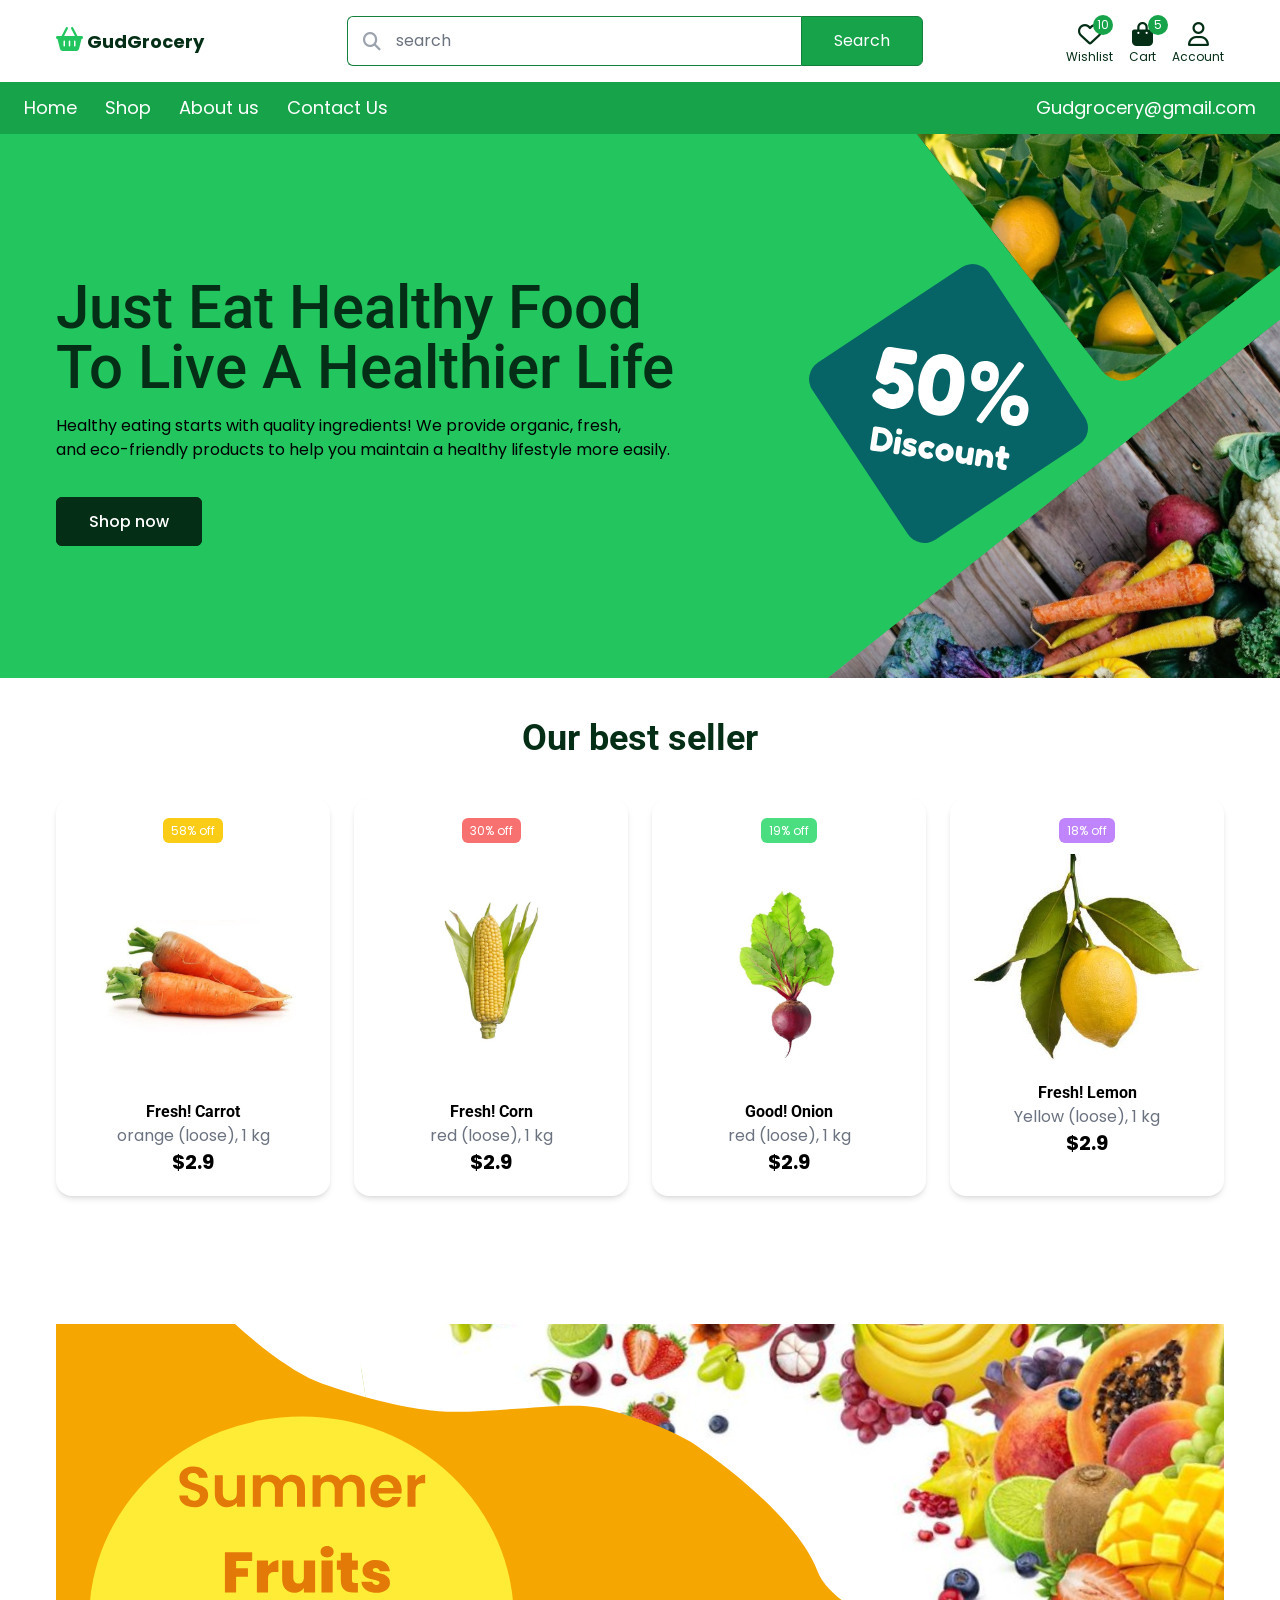
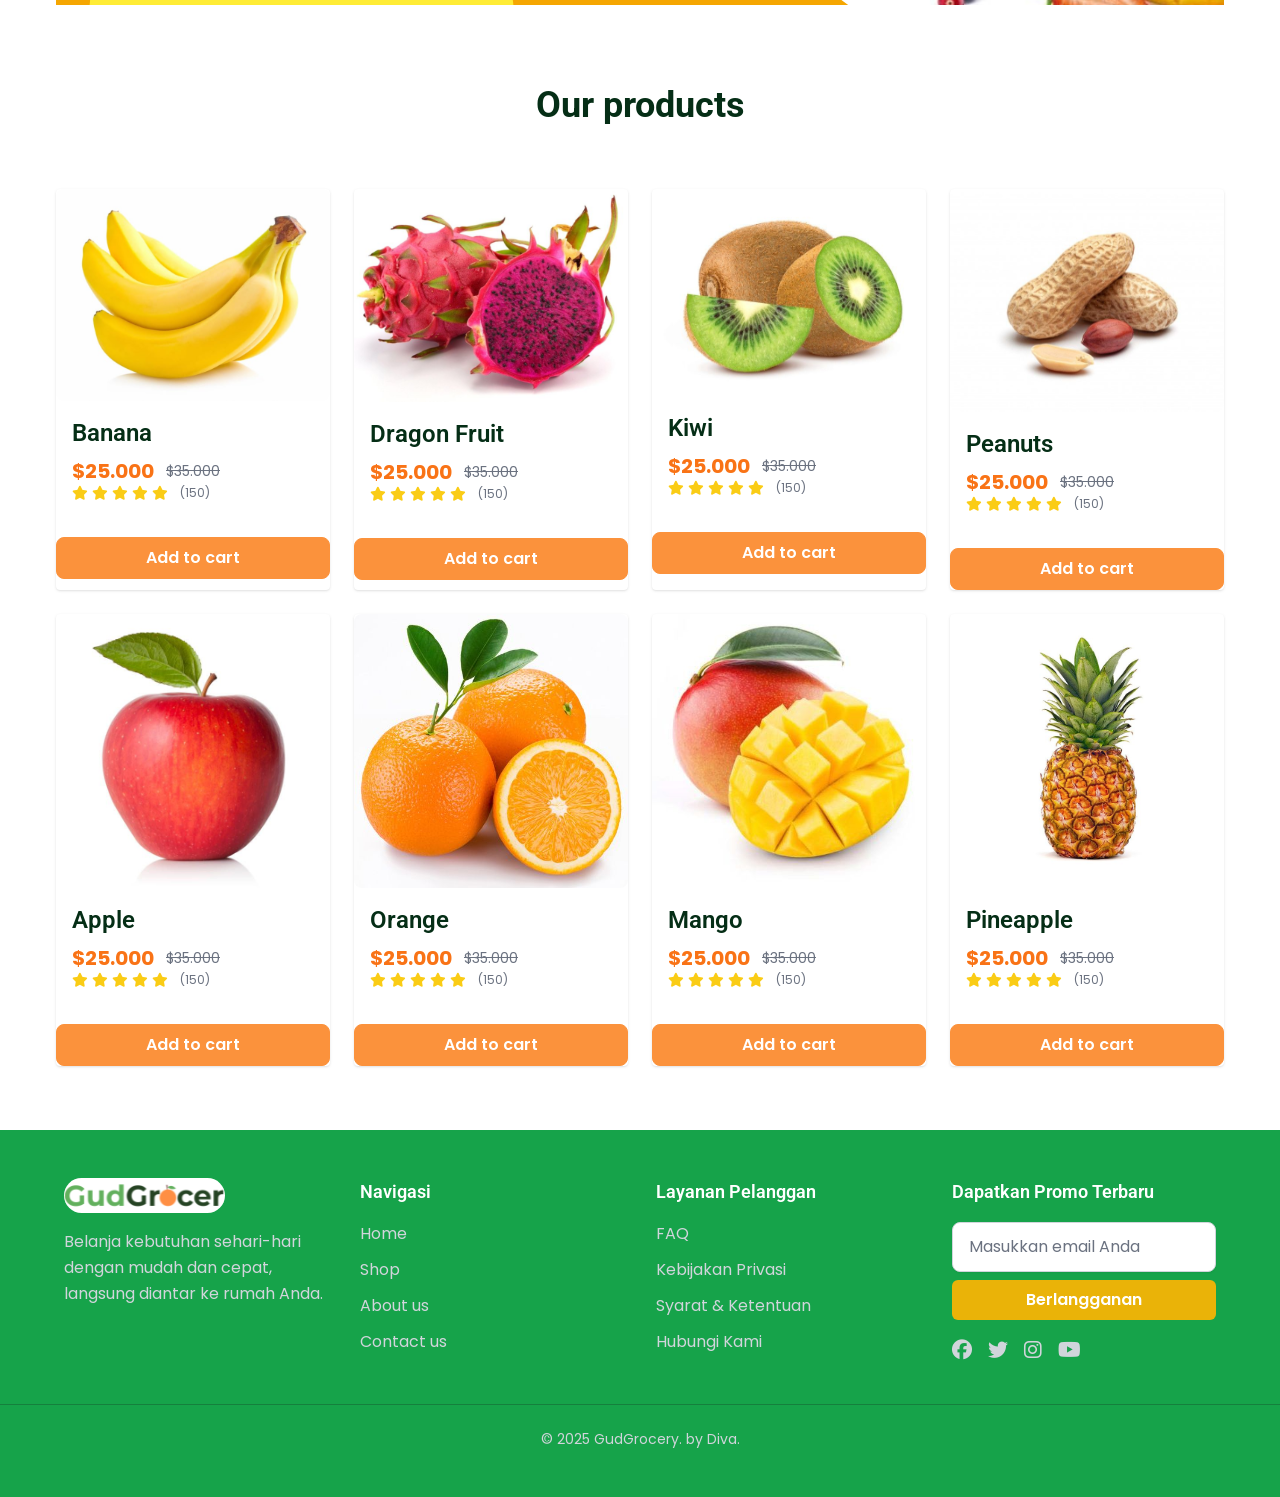
<file: src/index.html>
<!DOCTYPE html>
<html lang="en">

<head>
    <meta charset="UTF-8">
    <meta name="viewport" content="width=device-width, initial-scale=1.0">
    <title>GudGrocer</title>
    <!-- css -->
    <link rel="stylesheet" href="../css/output.css">
    <!-- font -->
    <link href="https://fonts.googleapis.com/css2?family=Roboto:ital,wght@0,100..900;1,100..900&display=swap"
        rel="stylesheet">
    <link
        href="https://fonts.googleapis.com/css2?family=Poppins:ital,wght@0,100;0,200;0,300;0,400;0,500;0,600;0,700;0,800;0,900;1,100;1,200;1,300;1,400;1,500;1,600;1,700;1,800;1,900&display=swap"
        rel="stylesheet">
    <!-- font awesome -->
    <link rel="stylesheet" href="https://cdnjs.cloudflare.com/ajax/libs/font-awesome/6.7.2/css/all.min.css"
        integrity="sha512-Evv84Mr4kqVGRNSgIGL/F/aIDqQb7xQ2vcrdIwxfjThSH8CSR7PBEakCr51Ck+w+/U6swU2Im1vVX0SVk9ABhg=="
        crossorigin="anonymous" referrerpolicy="no-referrer" />
</head>

<body>
    <!-- header -->
    <header class="py-4 bg-white shadow-md">
        <div class="container flex items-center justify-between">
            <!-- logo -->
            <a href="">
                <i class="fas fa-shopping-basket text-green-500 text-2xl"></i>
                <span class="text-lg font-bold text-green-950">GudGrocery</span>
            </a>
            <!-- search bar -->
            <div class="w-full max-w-xl flex relative text-gray-400">
                <span class="absolute left-4 text-lg top-3">
                    <i class="fa-solid fa-magnifying-glass"></i>
                </span>
                <input type="text" placeholder="search"
                    class="w-full border border-green-700 border-r-0 rounded-l-md pl-12 py-3 pr-3 focus:outline-0">
                <button class="bg-green-600 border border-green-700 text-white px-8 rounded-r-md">Search</button>
            </div>


            <!-- icon -->
            <div class="items-center flex space-x-4">
                <a href="" class="text-center text-green-950 hover:text-green-600 transition relative">
                    <div class="text-2xl">
                        <i class="far fa-heart"></i>
                    </div>

                    <div class="text-xs leading-3">Wishlist</div>
                    <span
                        class="absolute right-0 -top-1 bg-green-600 w-5 h-5 rounded-full flex items-center justify-center text-white text-xs">10</span>
                </a>

                <a href="" class="text-center text-green-950 hover:text-green-600 transition relative">
                    <div class="text-2xl">
                        <i class="fa-solid fa-bag-shopping"></i>
                    </div>

                    <div class="text-xs leading-3">Cart</div>
                    <span
                        class="absolute -right-3 -top-1 bg-green-600 w-5 h-5 rounded-full flex items-center justify-center text-white text-xs">5</span>
                </a>

                <a href="register.html" class="text-center text-green-950 hover:text-green-600 transition relative">
                    <div class="text-2xl">
                        <i class="fa-regular fa-user"></i>
                    </div>

                    <div class="text-xs leading-3">Account</div>
                </a>
            </div>
        </div>
    </header>
    <!-- end header -->

    <!-- Navbar -->
    <nav class="bg-green-600 shadow-md py-3 px-6">
        <div class="flex justify-between items-center">

            <!-- Menu Items -->
            <div class="space-x-6 text-white">
                <a href="#" class="text-lg hover:text-green-950 transition">Home</a>
                <a href="shop.html" class="text-lg hover:text-green-950 transition">Shop</a>
                <a href="about-us.html" class="text-lg hover:text-green-950 transition">About us</a>
                <a href="#" class="text-lg hover:text-green-950 transition">Contact Us</a>
            </div>

            <div>
                <p class="text-lg text-white hover:text-green-950 transition">Gudgrocery@gmail.com</p>
            </div>

        </div>
    </nav>
    <!-- End Navbar -->

    <!-- banner -->
    <div class="bg-cover bg-no-repeat bg-center py-36" style="background-image: url(../assets/new-banner\ \(2\).svg);">
        <div class="container">
            <h1 class="text-6xl text-green-950 font-medium mb-4 capitalize">Just eat Healthy food <br> to live a
                healthier life</h1>
            <p>Healthy eating starts with quality ingredients! We provide organic, fresh, <br> and eco-friendly 
                products to help you maintain a healthy lifestyle more easily.</p>

            <div class="mt-12">
                <a href=""
                    class="bg-green-950 border border-green-950 text-white px-8 py-3 font-medium rounded-md hover:bg-transparent hover:text-green-950 transition">Shop
                    now</a>
            </div>
        </div>
    </div>
    <!-- end banner -->

    <!-- products -->
    <div class="container pb-16">
    <h2 class="text-4xl font-bold text-center text-green-950 mb-8 mt-10">Our best seller</h2>
    <div class="grid grid-cols-4 gap-6 mt-10 mb-16">
        <div class="bg-white p-5 rounded-2xl shadow-md text-center">
            <span class="bg-yellow-400 text-white px-2 py-1 text-xs rounded-md">58% off</span>
            <img src="../assets/carrot (1).svg" alt="Carrot" class="mx-auto my-3">
            <h2 class="font-bold">Fresh! Carrot</h2>
            <p class="text-gray-500">orange (loose), 1 kg</p>
            <p class="text-xl font-bold">$2.9</p>
        </div>

        <div class="bg-white p-5 rounded-2xl shadow-md text-center">
            <span class="bg-red-400 text-white px-2 py-1 text-xs rounded-md">30% off</span>
            <img src="../assets/corn.svg" alt="Capsicum" class="mx-auto my-3">
            <h2 class="font-bold">Fresh! Corn</h2>
            <p class="text-gray-500">red (loose), 1 kg</p>
            <p class="text-xl font-bold">$2.9</p>
        </div>

        <div class="bg-white p-5 rounded-2xl shadow-md text-center">
            <span class="bg-green-400 text-white px-2 py-1 text-xs rounded-md">19% off</span>
            <img src="../assets/bawang.svg" alt="Mustard Greens" class="mx-auto my-3">
            <h2 class="font-bold">Good! Onion</h2>
            <p class="text-gray-500">red (loose), 1 kg</p>
            <p class="text-xl font-bold">$2.9</p>
        </div>

        <div class="bg-white p-5 rounded-2xl shadow-md text-center">
            <span class="bg-purple-400 text-white px-2 py-1 text-xs rounded-md">18% off</span>
            <img src="../assets/lemon.svg" alt="Radish" class="mx-auto my-3">
            <h2 class="font-bold">Fresh! Lemon</h2>
            <p class="text-gray-500">Yellow (loose), 1 kg</p>
            <p class="text-xl font-bold">$2.9</p>
        </div>
    </div>
</div>
    <!-- end products -->

    <!-- ads section -->
    <div class="container pb-20">
        <a href="">
            <img src="../assets/Banner ads (2).svg" alt="">
        </a>
    </div>
    <!-- end ads section -->

    <!-- prduct wrapper -->
    <div class="container pb-16">
        <h2 class="text-4xl font-bold text-center text-green-950 mb-16">Our products</h2>
        <!-- product grid -->
        <div class="grid grid-cols-4 gap-6">

            <!-- single product -->
            <div class="bg-white shadow rounded group">
                <!-- image -->
                <div class="relative cursor-pointer bg-white rounded-lg overflow-hidden transform transition duration-300 ease-in-out">
                    <img src="../assets/banana.svg" alt="" class="w-full">
                    <div
                        class="absolute inset-0 bg-black bg-opacity-40 flex items-center justify-center gap-2 opacity-0 group-hover:opacity-100 transition">
                        <a href="view.html" class="text-white text-lg w-9 h-9 bg-green-600 rounded-full flex justify-center items-center
                    hover:bg-green-950 transition">
                            <i class="fa-solid fa-magnifying-glass"></i>
                        </a>
                        <a href="#" class="text-white text-lg w-9 h-9 bg-green-600 rounded-full flex justify-center items-center
                    hover:bg-green-950 transition">
                            <i class="fa-regular fa-heart"></i>
                        </a>
                    </div>
                </div>
                <!-- end image -->

                <!-- desc product -->
                <div class="pt-4 pb-3 px-4">
                    <!-- name product -->
                    <h3 class="text-2xl font-semibold text-green-950 hover:opacity-70 cursor-pointer">Banana</h3>

                    <!-- price -->
                    <div class="flex items-center space-x-3 mt-2">
                        <span class="text-xl font-bold text-orange-500">$25.000</span>
                        <span class="text-sm text-gray-500 line-through">$35.000</span>
                    </div>
                    <!-- end price -->

                    <!-- rating -->
                    <div class="flex items-center">
                        <!-- rating bintang -->
                        <div class="flex gap-1 text-sm text-yellow-400">
                            <i class="fa-solid fa-star"></i>
                            <i class="fa-solid fa-star"></i>
                            <i class="fa-solid fa-star"></i>
                            <i class="fa-solid fa-star"></i>
                            <i class="fa-solid fa-star"></i>
                        </div>
                        <!-- rating angka -->
                        <div class="text-xs text-gray-500 ml-3">(150)</div>
                    </div>
                </div>
                <!-- end desc product -->

                <!-- button buy -->
                <a href="#"
                class="mt-6 block w-full py-2 bg-orange-400 text-white text-center rounded-lg font-semibold transition-all duration-300 transform border border-orange-400 hover:bg-transparent hover:text-orange-400 hover:shadow-xl hover:rotate-2 hover:scale-105 hover:translate-y-1">
                Add to cart
             </a>
            </div>
            <!-- end single product -->
         
         

            <!-- single product -->
            <div class="bg-white shadow rounded group">
                <!-- image -->
                <div class="relative cursor-pointer bg-white rounded-lg overflow-hidden transform transition duration-300 ease-in-out">
                    <img src="../assets/naga.svg" alt="" class="w-full">
                    <div
                        class="absolute inset-0 bg-black bg-opacity-40 flex items-center justify-center gap-2 opacity-0 group-hover:opacity-100 transition">
                        <a href="view.html" class="text-white text-lg w-9 h-9 bg-green-600 rounded-full flex justify-center items-center
                    hover:bg-green-950 transition">
                            <i class="fa-solid fa-magnifying-glass"></i>
                        </a>
                        <a href="#" class="text-white text-lg w-9 h-9 bg-green-600 rounded-full flex justify-center items-center
                    hover:bg-green-950 transition">
                            <i class="fa-regular fa-heart"></i>
                        </a>
                    </div>
                </div>
                <!-- end image -->

                <!-- desc product -->
                <div class="pt-4 pb-3 px-4">
                    <!-- name product -->
                    <h3 class="text-2xl font-semibold text-green-950 hover:opacity-70 cursor-pointer">Dragon Fruit</h3>

                    <!-- price -->
                    <div class="flex items-center space-x-3 mt-2">
                        <span class="text-xl font-bold text-orange-500">$25.000</span>
                        <span class="text-sm text-gray-500 line-through">$35.000</span>
                    </div>
                    <!-- end price -->

                    <!-- rating -->
                    <div class="flex items-center">
                        <!-- rating bintang -->
                        <div class="flex gap-1 text-sm text-yellow-400">
                            <i class="fa-solid fa-star"></i>
                            <i class="fa-solid fa-star"></i>
                            <i class="fa-solid fa-star"></i>
                            <i class="fa-solid fa-star"></i>
                            <i class="fa-solid fa-star"></i>
                        </div>
                        <!-- rating angka -->
                        <div class="text-xs text-gray-500 ml-3">(150)</div>
                    </div>
                </div>
                <!-- end desc product -->

                <!-- button buy -->
                <a href="#"
                class="mt-6 block w-full py-2 bg-orange-400 text-white text-center rounded-lg font-semibold transition-all duration-300 transform border border-orange-400 hover:bg-transparent hover:text-orange-400 hover:shadow-xl hover:rotate-2 hover:scale-105 hover:translate-y-1">
                Add to cart
             </a>
            </div>
            <!-- end single product -->
         

            <!-- single product -->
            <div class="bg-white shadow rounded group">
                <!-- image -->
                <div class="relative cursor-pointer bg-white rounded-lg overflow-hidden transform transition duration-300 ease-in-out">
                    <img src="../assets/kiwkiwi.svg" alt="" class="w-full">
                    <div
                        class="absolute inset-0 bg-black bg-opacity-40 flex items-center justify-center gap-2 opacity-0 group-hover:opacity-100 transition">
                        <a href="view.html" class="text-white text-lg w-9 h-9 bg-green-600 rounded-full flex justify-center items-center
                    hover:bg-green-950 transition">
                            <i class="fa-solid fa-magnifying-glass"></i>
                        </a>
                        <a href="#" class="text-white text-lg w-9 h-9 bg-green-600 rounded-full flex justify-center items-center
                    hover:bg-green-950 transition">
                            <i class="fa-regular fa-heart"></i>
                        </a>
                    </div>
                </div>
                <!-- end image -->

                <!-- desc product -->
                <div class="pt-4 pb-3 px-4">
                    <!-- name product -->
                    <h3 class="text-2xl font-semibold text-green-950 hover:opacity-70 cursor-pointer">Kiwi</h3>

                    <!-- price -->
                    <div class="flex items-center space-x-3 mt-2">
                        <span class="text-xl font-bold text-orange-500">$25.000</span>
                        <span class="text-sm text-gray-500 line-through">$35.000</span>
                    </div>
                    <!-- end price -->

                    <!-- rating -->
                    <div class="flex items-center">
                        <!-- rating bintang -->
                        <div class="flex gap-1 text-sm text-yellow-400">
                            <i class="fa-solid fa-star"></i>
                            <i class="fa-solid fa-star"></i>
                            <i class="fa-solid fa-star"></i>
                            <i class="fa-solid fa-star"></i>
                            <i class="fa-solid fa-star"></i>
                        </div>
                        <!-- rating angka -->
                        <div class="text-xs text-gray-500 ml-3">(150)</div>
                    </div>
                </div>
                <!-- end desc product -->

                <!-- button buy -->
                <a href="#"
                class="mt-6 block w-full py-2 bg-orange-400 text-white text-center rounded-lg font-semibold transition-all duration-300 transform border border-orange-400 hover:bg-transparent hover:text-orange-400 hover:shadow-xl hover:rotate-2 hover:scale-105 hover:translate-y-1">
                Add to cart
             </a>
            </div>
            <!-- end single product -->
         

            <!-- single product -->
            <div class="bg-white shadow rounded group">
                <!-- image -->
                <div class="relative cursor-pointer bg-white rounded-lg overflow-hidden transform transition duration-300 ease-in-out">
                    <img src="../assets/nuts.svg" alt="" class="w-full">
                    <div
                        class="absolute inset-0 bg-black bg-opacity-40 flex items-center justify-center gap-2 opacity-0 group-hover:opacity-100 transition">
                        <a href="view.html" class="text-white text-lg w-9 h-9 bg-green-600 rounded-full flex justify-center items-center
                    hover:bg-green-950 transition">
                            <i class="fa-solid fa-magnifying-glass"></i>
                        </a>
                        <a href="#" class="text-white text-lg w-9 h-9 bg-green-600 rounded-full flex justify-center items-center
                    hover:bg-green-950 transition">
                            <i class="fa-regular fa-heart"></i>
                        </a>
                    </div>
                </div>
                <!-- end image -->

                <!-- desc product -->
                <div class="pt-4 pb-3 px-4">
                    <!-- name product -->
                    <h3 class="text-2xl font-semibold text-green-950 hover:opacity-70 cursor-pointer">Peanuts</h3>

                    <!-- price -->
                    <div class="flex items-center space-x-3 mt-2">
                        <span class="text-xl font-bold text-orange-500">$25.000</span>
                        <span class="text-sm text-gray-500 line-through">$35.000</span>
                    </div>
                    <!-- end price -->

                    <!-- rating -->
                    <div class="flex items-center">
                        <!-- rating bintang -->
                        <div class="flex gap-1 text-sm text-yellow-400">
                            <i class="fa-solid fa-star"></i>
                            <i class="fa-solid fa-star"></i>
                            <i class="fa-solid fa-star"></i>
                            <i class="fa-solid fa-star"></i>
                            <i class="fa-solid fa-star"></i>
                        </div>
                        <!-- rating angka -->
                        <div class="text-xs text-gray-500 ml-3">(150)</div>
                    </div>
                </div>
                <!-- end desc product -->

                <!-- button buy -->
                <a href="#"
                class="mt-6 block w-full py-2 bg-orange-400 text-white text-center rounded-lg font-semibold transition-all duration-300 transform border border-orange-400 hover:bg-transparent hover:text-orange-400 hover:shadow-xl hover:rotate-2 hover:scale-105 hover:translate-y-1">
                Add to cart
             </a>
            </div>
            <!-- end single product -->
         

            <!-- single product -->
            <div class="bg-white shadow rounded group">
                <!-- image -->
                <div class="relative cursor-pointer bg-white rounded-lg overflow-hidden transform transition duration-300 ease-in-out">
                    <img src="../assets/apple (1).svg" alt="" class="w-full">
                    <div
                        class="absolute inset-0 bg-black bg-opacity-40 flex items-center justify-center gap-2 opacity-0 group-hover:opacity-100 transition">
                        <a href="view.html" class="text-white text-lg w-9 h-9 bg-green-600 rounded-full flex justify-center items-center
                    hover:bg-green-950 transition">
                            <i class="fa-solid fa-magnifying-glass"></i>
                        </a>
                        <a href="#" class="text-white text-lg w-9 h-9 bg-green-600 rounded-full flex justify-center items-center
                    hover:bg-green-950 transition">
                            <i class="fa-regular fa-heart"></i>
                        </a>
                    </div>
                </div>
                <!-- end image -->

                <!-- desc product -->
                <div class="pt-4 pb-3 px-4">
                    <!-- name product -->
                    <h3 class="text-2xl font-semibold text-green-950 hover:opacity-70 cursor-pointer">Apple</h3>

                    <!-- price -->
                    <div class="flex items-center space-x-3 mt-2">
                        <span class="text-xl font-bold text-orange-500">$25.000</span>
                        <span class="text-sm text-gray-500 line-through">$35.000</span>
                    </div>
                    <!-- end price -->

                    <!-- rating -->
                    <div class="flex items-center">
                        <!-- rating bintang -->
                        <div class="flex gap-1 text-sm text-yellow-400">
                            <i class="fa-solid fa-star"></i>
                            <i class="fa-solid fa-star"></i>
                            <i class="fa-solid fa-star"></i>
                            <i class="fa-solid fa-star"></i>
                            <i class="fa-solid fa-star"></i>
                        </div>
                        <!-- rating angka -->
                        <div class="text-xs text-gray-500 ml-3">(150)</div>
                    </div>
                </div>
                <!-- end desc product -->

                <!-- button buy -->
                <a href="#"
                class="mt-6 block w-full py-2 bg-orange-400 text-white text-center rounded-lg font-semibold transition-all duration-300 transform border border-orange-400 hover:bg-transparent hover:text-orange-400 hover:shadow-xl hover:rotate-2 hover:scale-105 hover:translate-y-1">
                Add to cart
             </a>
            </div>
            <!-- end single product -->
         

            <!-- single product -->
            <div class="bg-white shadow rounded group">
                <!-- image -->
                <div class="relative cursor-pointer bg-white rounded-lg overflow-hidden transform transition duration-300 ease-in-out">
                    <img src="../assets/orange.svg" alt="" class="w-full">
                    <div
                        class="absolute inset-0 bg-black bg-opacity-40 flex items-center justify-center gap-2 opacity-0 group-hover:opacity-100 transition">
                        <a href="view.html" class="text-white text-lg w-9 h-9 bg-green-600 rounded-full flex justify-center items-center
                    hover:bg-green-950 transition">
                            <i class="fa-solid fa-magnifying-glass"></i>
                        </a>
                        <a href="#" class="text-white text-lg w-9 h-9 bg-green-600 rounded-full flex justify-center items-center
                    hover:bg-green-950 transition">
                            <i class="fa-regular fa-heart"></i>
                        </a>
                    </div>
                </div>
                <!-- end image -->

                <!-- desc product -->
                <div class="pt-4 pb-3 px-4">
                    <!-- name product -->
                    <h3 class="text-2xl font-semibold text-green-950 hover:opacity-70 cursor-pointer">Orange</h3>

                    <!-- price -->
                    <div class="flex items-center space-x-3 mt-2">
                        <span class="text-xl font-bold text-orange-500">$25.000</span>
                        <span class="text-sm text-gray-500 line-through">$35.000</span>
                    </div>
                    <!-- end price -->

                    <!-- rating -->
                    <div class="flex items-center">
                        <!-- rating bintang -->
                        <div class="flex gap-1 text-sm text-yellow-400">
                            <i class="fa-solid fa-star"></i>
                            <i class="fa-solid fa-star"></i>
                            <i class="fa-solid fa-star"></i>
                            <i class="fa-solid fa-star"></i>
                            <i class="fa-solid fa-star"></i>
                        </div>
                        <!-- rating angka -->
                        <div class="text-xs text-gray-500 ml-3">(150)</div>
                    </div>
                </div>
                <!-- end desc product -->

                <!-- button buy -->
                <a href="#"
                class="mt-6 block w-full py-2 bg-orange-400 text-white text-center rounded-lg font-semibold transition-all duration-300 transform border border-orange-400 hover:bg-transparent hover:text-orange-400 hover:shadow-xl hover:rotate-2 hover:scale-105 hover:translate-y-1">
                Add to cart
             </a>
            </div>
            <!-- end single product -->
         

            <!-- single product -->
            <div class="bg-white shadow rounded group">
                <!-- image -->
                <div class="relative cursor-pointer bg-white rounded-lg overflow-hidden transform transition duration-300 ease-in-out">
                    <img src="../assets/mango.svg" alt="" class="w-full">
                    <div
                        class="absolute inset-0 bg-black bg-opacity-40 flex items-center justify-center gap-2 opacity-0 group-hover:opacity-100 transition">
                        <a href="view.html" class="text-white text-lg w-9 h-9 bg-green-600 rounded-full flex justify-center items-center
                    hover:bg-green-950 transition">
                            <i class="fa-solid fa-magnifying-glass"></i>
                        </a>
                        <a href="#" class="text-white text-lg w-9 h-9 bg-green-600 rounded-full flex justify-center items-center
                    hover:bg-green-950 transition">
                            <i class="fa-regular fa-heart"></i>
                        </a>
                    </div>
                </div>
                <!-- end image -->

                <!-- desc product -->
                <div class="pt-4 pb-3 px-4">
                    <!-- name product -->
                    <h3 class="text-2xl font-semibold text-green-950 hover:opacity-70 cursor-pointer">Mango</h3>

                    <!-- price -->
                    <div class="flex items-center space-x-3 mt-2">
                        <span class="text-xl font-bold text-orange-500">$25.000</span>
                        <span class="text-sm text-gray-500 line-through">$35.000</span>
                    </div>
                    <!-- end price -->

                    <!-- rating -->
                    <div class="flex items-center">
                        <!-- rating bintang -->
                        <div class="flex gap-1 text-sm text-yellow-400">
                            <i class="fa-solid fa-star"></i>
                            <i class="fa-solid fa-star"></i>
                            <i class="fa-solid fa-star"></i>
                            <i class="fa-solid fa-star"></i>
                            <i class="fa-solid fa-star"></i>
                        </div>
                        <!-- rating angka -->
                        <div class="text-xs text-gray-500 ml-3">(150)</div>
                    </div>
                </div>
                <!-- end desc product -->

                <!-- button buy -->
                <a href="#"
                class="mt-6 block w-full py-2 bg-orange-400 text-white text-center rounded-lg font-semibold transition-all duration-300 transform border border-orange-400 hover:bg-transparent hover:text-orange-400 hover:shadow-xl hover:rotate-2 hover:scale-105 hover:translate-y-1">
                Add to cart
             </a>
            </div>
            <!-- end single product -->
         

            <!-- single product -->
            <div class="bg-white shadow rounded group">
                <!-- image -->
                <div class="relative cursor-pointer bg-white rounded-lg overflow-hidden transform transition duration-300 ease-in-out">
                    <img src="../assets/Pineapple.svg" alt="" class="w-full">
                    <div
                        class="absolute inset-0 bg-black bg-opacity-40 flex items-center justify-center gap-2 opacity-0 group-hover:opacity-100 transition">
                        <a href="view.html" class="text-white text-lg w-9 h-9 bg-green-600 rounded-full flex justify-center items-center
                    hover:bg-green-950 transition">
                            <i class="fa-solid fa-magnifying-glass"></i>
                        </a>
                        <a href="#" class="text-white text-lg w-9 h-9 bg-green-600 rounded-full flex justify-center items-center
                    hover:bg-green-950 transition">
                            <i class="fa-regular fa-heart"></i>
                        </a>
                    </div>
                </div>
                <!-- end image -->

                <!-- desc product -->
                <div class="pt-4 pb-3 px-4">
                    <!-- name product -->
                    <h3 class="text-2xl font-semibold text-green-950 hover:opacity-70 cursor-pointer">Pineapple</h3>

                    <!-- price -->
                    <div class="flex items-center space-x-3 mt-2">
                        <span class="text-xl font-bold text-orange-500">$25.000</span>
                        <span class="text-sm text-gray-500 line-through">$35.000</span>
                    </div>
                    <!-- end price -->

                    <!-- rating -->
                    <div class="flex items-center">
                        <!-- rating bintang -->
                        <div class="flex gap-1 text-sm text-yellow-400">
                            <i class="fa-solid fa-star"></i>
                            <i class="fa-solid fa-star"></i>
                            <i class="fa-solid fa-star"></i>
                            <i class="fa-solid fa-star"></i>
                            <i class="fa-solid fa-star"></i>
                        </div>
                        <!-- rating angka -->
                        <div class="text-xs text-gray-500 ml-3">(150)</div>
                    </div>
                </div>
                <!-- end desc product -->

                <!-- button buy -->
                <a href="#"
                class="mt-6 block w-full py-2 bg-orange-400 text-white text-center rounded-lg font-semibold transition-all duration-300 transform border border-orange-400 hover:bg-transparent hover:text-orange-400 hover:shadow-xl hover:rotate-2 hover:scale-105 hover:translate-y-1">
                Add to cart
             </a>
            </div>
            <!-- end single product -->
         
          
        </div>
        <!-- end product grid -->
    </div>
    <!-- end product wrapper -->

    <!-- footer -->
    <footer class="bg-green-600 text-white py-12">
        <div class="container mx-auto px-6 grid grid-cols-1 md:grid-cols-4 gap-8">
          <!-- Company Info -->
          <div>
            <img src="../assets/new-logo (1).svg" class="bg-white rounded-full" alt="">
            <p class="text-gray-300 mt-4 leading-relaxed">Belanja kebutuhan sehari-hari dengan mudah dan cepat, langsung diantar ke rumah Anda.</p>
          </div>
          
          <!-- Quick Links -->
          <div>
            <h2 class="text-lg font-semibold">Navigasi</h2>
            <ul class="mt-4 space-y-3">
              <li><a href="#" class="text-gray-300 hover:text-white transition duration-300">Home</a></li>
              <li><a href="#" class="text-gray-300 hover:text-white transition duration-300">Shop</a></li>
              <li><a href="#" class="text-gray-300 hover:text-white transition duration-300">About us</a></li>
              <li><a href="#" class="text-gray-300 hover:text-white transition duration-300">Contact us</a></li>
            </ul>
          </div>
          
          <!-- Customer Support -->
          <div>
            <h2 class="text-lg font-semibold">Layanan Pelanggan</h2>
            <ul class="mt-4 space-y-3">
              <li><a href="#" class="text-gray-300 hover:text-white transition duration-300">FAQ</a></li>
              <li><a href="#" class="text-gray-300 hover:text-white transition duration-300">Kebijakan Privasi</a></li>
              <li><a href="#" class="text-gray-300 hover:text-white transition duration-300">Syarat & Ketentuan</a></li>
              <li><a href="#" class="text-gray-300 hover:text-white transition duration-300">Hubungi Kami</a></li>
            </ul>
          </div>
          
          <!-- Newsletter & Social Media -->
          <div>
            <h2 class="text-lg font-semibold">Dapatkan Promo Terbaru</h2>
            <form class="mt-4">
                <input type="email" placeholder="Masukkan email Anda" class="w-full px-4 py-3 bg-white text-gray-800 border border-gray-300 rounded-lg focus:outline-none focus:ring-2 focus:ring-green-500 shadow-sm transition duration-300">
              <button type="submit" class="mt-2 w-full bg-yellow-500 hover:bg-yellow-600 text-white font-semibold py-2 rounded-md transition duration-300">Berlangganan</button>
            </form>
            <div class="mt-4 flex space-x-4">
              <a href="#" class="text-gray-300 hover:text-white transition duration-300 text-xl"><i class="fab fa-facebook"></i></a>
              <a href="#" class="text-gray-300 hover:text-white transition duration-300 text-xl"><i class="fab fa-twitter"></i></a>
              <a href="#" class="text-gray-300 hover:text-white transition duration-300 text-xl"><i class="fab fa-instagram"></i></a>
              <a href="#" class="text-gray-300 hover:text-white transition duration-300 text-xl"><i class="fab fa-youtube"></i></a>
            </div>
          </div>
        </div>
        
        <div class="border-t border-green-700 mt-10 pt-6 text-center text-gray-300 text-sm">© 2025 GudGrocery. by Diva.</div>
      </footer>
      <!-- end footer -->
</body>

</html>
</file>
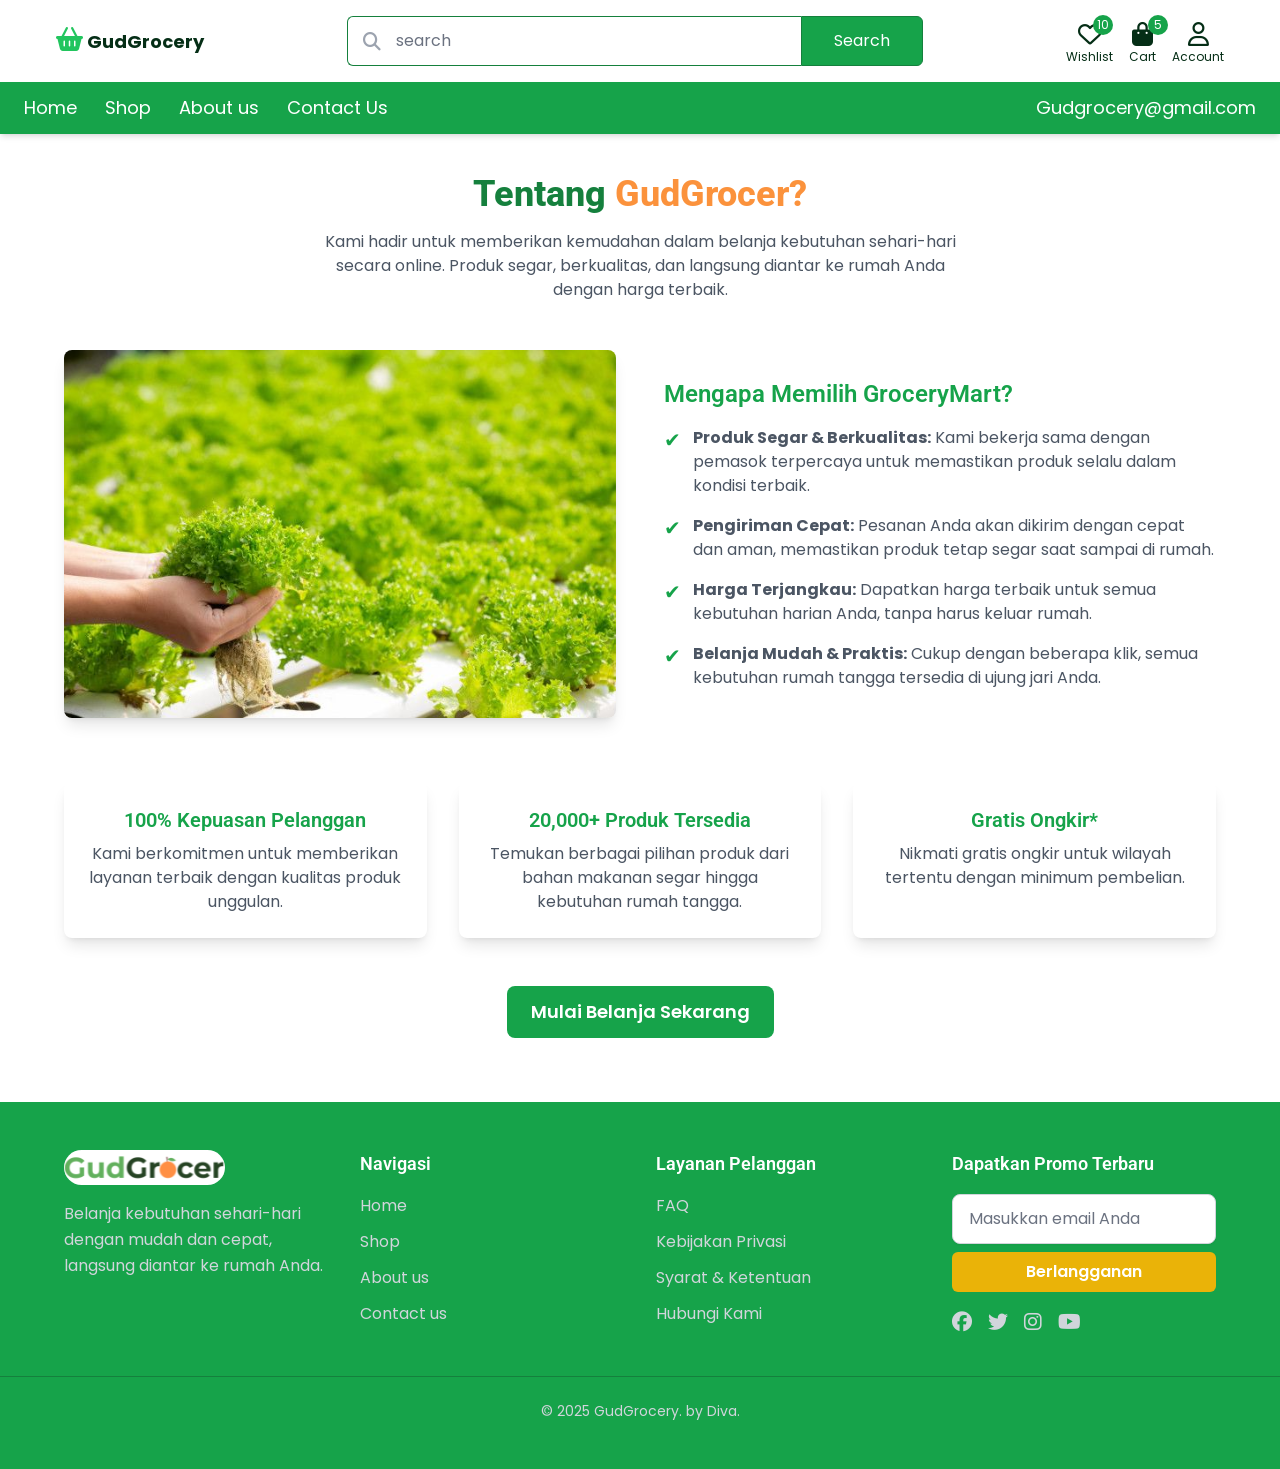
<file: src/about-us.html>
<!DOCTYPE html>
<html lang="en">

<head>
    <meta charset="UTF-8">
    <meta name="viewport" content="width=device-width, initial-scale=1.0">
    <title>GudGrocer</title>
    <!-- css -->
    <link rel="stylesheet" href="../css/output.css">
    <!-- font -->
    <link href="https://fonts.googleapis.com/css2?family=Roboto:ital,wght@0,100..900;1,100..900&display=swap"
        rel="stylesheet">
    <link
        href="https://fonts.googleapis.com/css2?family=Poppins:ital,wght@0,100;0,200;0,300;0,400;0,500;0,600;0,700;0,800;0,900;1,100;1,200;1,300;1,400;1,500;1,600;1,700;1,800;1,900&display=swap"
        rel="stylesheet">
    <!-- font awesome -->
    <link rel="stylesheet" href="https://cdnjs.cloudflare.com/ajax/libs/font-awesome/6.7.2/css/all.min.css"
        integrity="sha512-Evv84Mr4kqVGRNSgIGL/F/aIDqQb7xQ2vcrdIwxfjThSH8CSR7PBEakCr51Ck+w+/U6swU2Im1vVX0SVk9ABhg=="
        crossorigin="anonymous" referrerpolicy="no-referrer" />
</head>

<body>
    <!-- header -->
    <header class="py-4 bg-white shadow-md">
        <div class="container flex items-center justify-between">
            <!-- logo -->
            <a href="">
                <i class="fas fa-shopping-basket text-green-500 text-2xl"></i>
                <span class="text-lg font-bold text-green-950">GudGrocery</span>
            </a>
            <!-- search bar -->
            <div class="w-full max-w-xl flex relative text-gray-400">
                <span class="absolute left-4 text-lg top-3">
                    <i class="fa-solid fa-magnifying-glass"></i>
                </span>
                <input type="text" placeholder="search"
                    class="w-full border border-green-700 border-r-0 rounded-l-md pl-12 py-3 pr-3 focus:outline-0">
                <button class="bg-green-600 border border-green-700 text-white px-8 rounded-r-md">Search</button>
            </div>


            <!-- icon -->
            <div class="items-center flex space-x-4">
                <a href="" class="text-center text-green-950 hover:text-green-600 transition relative">
                    <div class="text-2xl">
                        <i class="far fa-heart"></i>
                    </div>

                    <div class="text-xs leading-3">Wishlist</div>
                    <span
                        class="absolute right-0 -top-1 bg-green-600 w-5 h-5 rounded-full flex items-center justify-center text-white text-xs">10</span>
                </a>

                <a href="" class="text-center text-green-950 hover:text-green-600 transition relative">
                    <div class="text-2xl">
                        <i class="fa-solid fa-bag-shopping"></i>
                    </div>

                    <div class="text-xs leading-3">Cart</div>
                    <span
                        class="absolute -right-3 -top-1 bg-green-600 w-5 h-5 rounded-full flex items-center justify-center text-white text-xs">5</span>
                </a>

                <a href="register.html" class="text-center text-green-950 hover:text-green-600 transition relative">
                    <div class="text-2xl">
                        <i class="fa-regular fa-user"></i>
                    </div>

                    <div class="text-xs leading-3">Account</div>
                </a>
            </div>
        </div>
    </header>
    <!-- end header -->

    <!-- Navbar -->
    <nav class="bg-green-600 shadow-md py-3 px-6">
        <div class="flex justify-between items-center">

            <!-- Menu Items -->
            <div class="space-x-6 text-white">
                <a href="#" class="text-lg hover:text-green-950 transition">Home</a>
                <a href="shop.html" class="text-lg hover:text-green-950 transition">Shop</a>
                <a href="about-us.html" class="text-lg hover:text-green-950 transition">About us</a>
                <a href="#" class="text-lg hover:text-green-950 transition">Contact Us</a>
            </div>

            <div>
                <p class="text-lg text-white hover:text-green-950 transition">Gudgrocery@gmail.com</p>
            </div>

        </div>
    </nav>
    <!-- End Navbar -->


    <!-- about us -->
    <div class="container mx-auto px-6 pt-10">
        <!-- Title -->
        <div class="text-center">
          <h2 class="text-4xl font-extrabold text-green-700">Tentang <span class="text-orange-400">GudGrocer?</span></h2>
          <p class="mt-4 text-gray-600 max-w-2xl mx-auto">
            Kami hadir untuk memberikan kemudahan dalam belanja kebutuhan sehari-hari secara online. Produk segar, berkualitas, dan langsung diantar ke rumah Anda dengan harga terbaik.
          </p>
        </div>
    
        <!-- Content -->
        <div class="mt-12 grid grid-cols-1 md:grid-cols-2 gap-12 items-center">
          <!-- Image -->
          <div>
            <img src="../assets/Free Photo _ Hydroponics system, planting vegetables and herbs without using soil for health 1.svg" alt="Tentang Kami" class="rounded-lg shadow-lg">
          </div>
    
          <!-- Text -->
          <div>
            <h3 class="text-2xl font-semibold text-green-600">Mengapa Memilih GroceryMart?</h3>
            <ul class="mt-4 space-y-4">
              <li class="flex items-start">
                <span class="text-green-600 text-xl mr-3">✔</span>
                <p class="text-gray-600"><strong>Produk Segar & Berkualitas:</strong> Kami bekerja sama dengan pemasok terpercaya untuk memastikan produk selalu dalam kondisi terbaik.</p>
              </li>
              <li class="flex items-start">
                <span class="text-green-600 text-xl mr-3">✔</span>
                <p class="text-gray-600"><strong>Pengiriman Cepat:</strong> Pesanan Anda akan dikirim dengan cepat dan aman, memastikan produk tetap segar saat sampai di rumah.</p>
              </li>
              <li class="flex items-start">
                <span class="text-green-600 text-xl mr-3">✔</span>
                <p class="text-gray-600"><strong>Harga Terjangkau:</strong> Dapatkan harga terbaik untuk semua kebutuhan harian Anda, tanpa harus keluar rumah.</p>
              </li>
              <li class="flex items-start">
                <span class="text-green-600 text-xl mr-3">✔</span>
                <p class="text-gray-600"><strong>Belanja Mudah & Praktis:</strong> Cukup dengan beberapa klik, semua kebutuhan rumah tangga tersedia di ujung jari Anda.</p>
              </li>
            </ul>
          </div>
        </div>
    
        <!-- Additional Information -->
        <div class="mt-16 grid grid-cols-1 md:grid-cols-3 gap-8">
          <div class="bg-white p-6 shadow-lg rounded-lg text-center">
            <h4 class="text-xl font-semibold text-green-600">100% Kepuasan Pelanggan</h4>
            <p class="mt-2 text-gray-600">Kami berkomitmen untuk memberikan layanan terbaik dengan kualitas produk unggulan.</p>
          </div>
          <div class="bg-white p-6 shadow-lg rounded-lg text-center">
            <h4 class="text-xl font-semibold text-green-600">20,000+ Produk Tersedia</h4>
            <p class="mt-2 text-gray-600">Temukan berbagai pilihan produk dari bahan makanan segar hingga kebutuhan rumah tangga.</p>
          </div>
          <div class="bg-white p-6 shadow-lg rounded-lg text-center">
            <h4 class="text-xl font-semibold text-green-600">Gratis Ongkir*</h4>
            <p class="mt-2 text-gray-600">Nikmati gratis ongkir untuk wilayah tertentu dengan minimum pembelian.</p>
          </div>
        </div>
    
        <!-- Call to Action -->
        <div class="mt-12 text-center pb-16">
          <a href="#" class="inline-block bg-green-600 hover:bg-green-700 text-white font-semibold py-3 px-6 rounded-lg transition duration-300 text-lg">Mulai Belanja Sekarang</a>
        </div>
      </div>
    <!-- end about us -->

   <!-- footer -->
   <footer class="bg-green-600 text-white py-12">
    <div class="container mx-auto px-6 grid grid-cols-1 md:grid-cols-4 gap-8">
      <!-- Company Info -->
      <div>
        <img src="../assets/new-logo (1).svg" class="bg-white rounded-full" alt="">
        <p class="text-gray-300 mt-4 leading-relaxed">Belanja kebutuhan sehari-hari dengan mudah dan cepat, langsung diantar ke rumah Anda.</p>
      </div>
      
      <!-- Quick Links -->
      <div>
        <h2 class="text-lg font-semibold">Navigasi</h2>
        <ul class="mt-4 space-y-3">
          <li><a href="#" class="text-gray-300 hover:text-white transition duration-300">Home</a></li>
          <li><a href="#" class="text-gray-300 hover:text-white transition duration-300">Shop</a></li>
          <li><a href="#" class="text-gray-300 hover:text-white transition duration-300">About us</a></li>
          <li><a href="#" class="text-gray-300 hover:text-white transition duration-300">Contact us</a></li>
        </ul>
      </div>
      
      <!-- Customer Support -->
      <div>
        <h2 class="text-lg font-semibold">Layanan Pelanggan</h2>
        <ul class="mt-4 space-y-3">
          <li><a href="#" class="text-gray-300 hover:text-white transition duration-300">FAQ</a></li>
          <li><a href="#" class="text-gray-300 hover:text-white transition duration-300">Kebijakan Privasi</a></li>
          <li><a href="#" class="text-gray-300 hover:text-white transition duration-300">Syarat & Ketentuan</a></li>
          <li><a href="#" class="text-gray-300 hover:text-white transition duration-300">Hubungi Kami</a></li>
        </ul>
      </div>
      
      <!-- Newsletter & Social Media -->
      <div>
        <h2 class="text-lg font-semibold">Dapatkan Promo Terbaru</h2>
        <form class="mt-4">
            <input type="email" placeholder="Masukkan email Anda" class="w-full px-4 py-3 bg-white text-gray-800 border border-gray-300 rounded-lg focus:outline-none focus:ring-2 focus:ring-green-500 shadow-sm transition duration-300">
          <button type="submit" class="mt-2 w-full bg-yellow-500 hover:bg-yellow-600 text-white font-semibold py-2 rounded-md transition duration-300">Berlangganan</button>
        </form>
        <div class="mt-4 flex space-x-4">
          <a href="#" class="text-gray-300 hover:text-white transition duration-300 text-xl"><i class="fab fa-facebook"></i></a>
          <a href="#" class="text-gray-300 hover:text-white transition duration-300 text-xl"><i class="fab fa-twitter"></i></a>
          <a href="#" class="text-gray-300 hover:text-white transition duration-300 text-xl"><i class="fab fa-instagram"></i></a>
          <a href="#" class="text-gray-300 hover:text-white transition duration-300 text-xl"><i class="fab fa-youtube"></i></a>
        </div>
      </div>
    </div>
    
    <div class="border-t border-green-700 mt-10 pt-6 text-center text-gray-300 text-sm">© 2025 GudGrocery. by Diva.</div>
  </footer>
  <!-- end footer -->


</body>
</html>
</file>
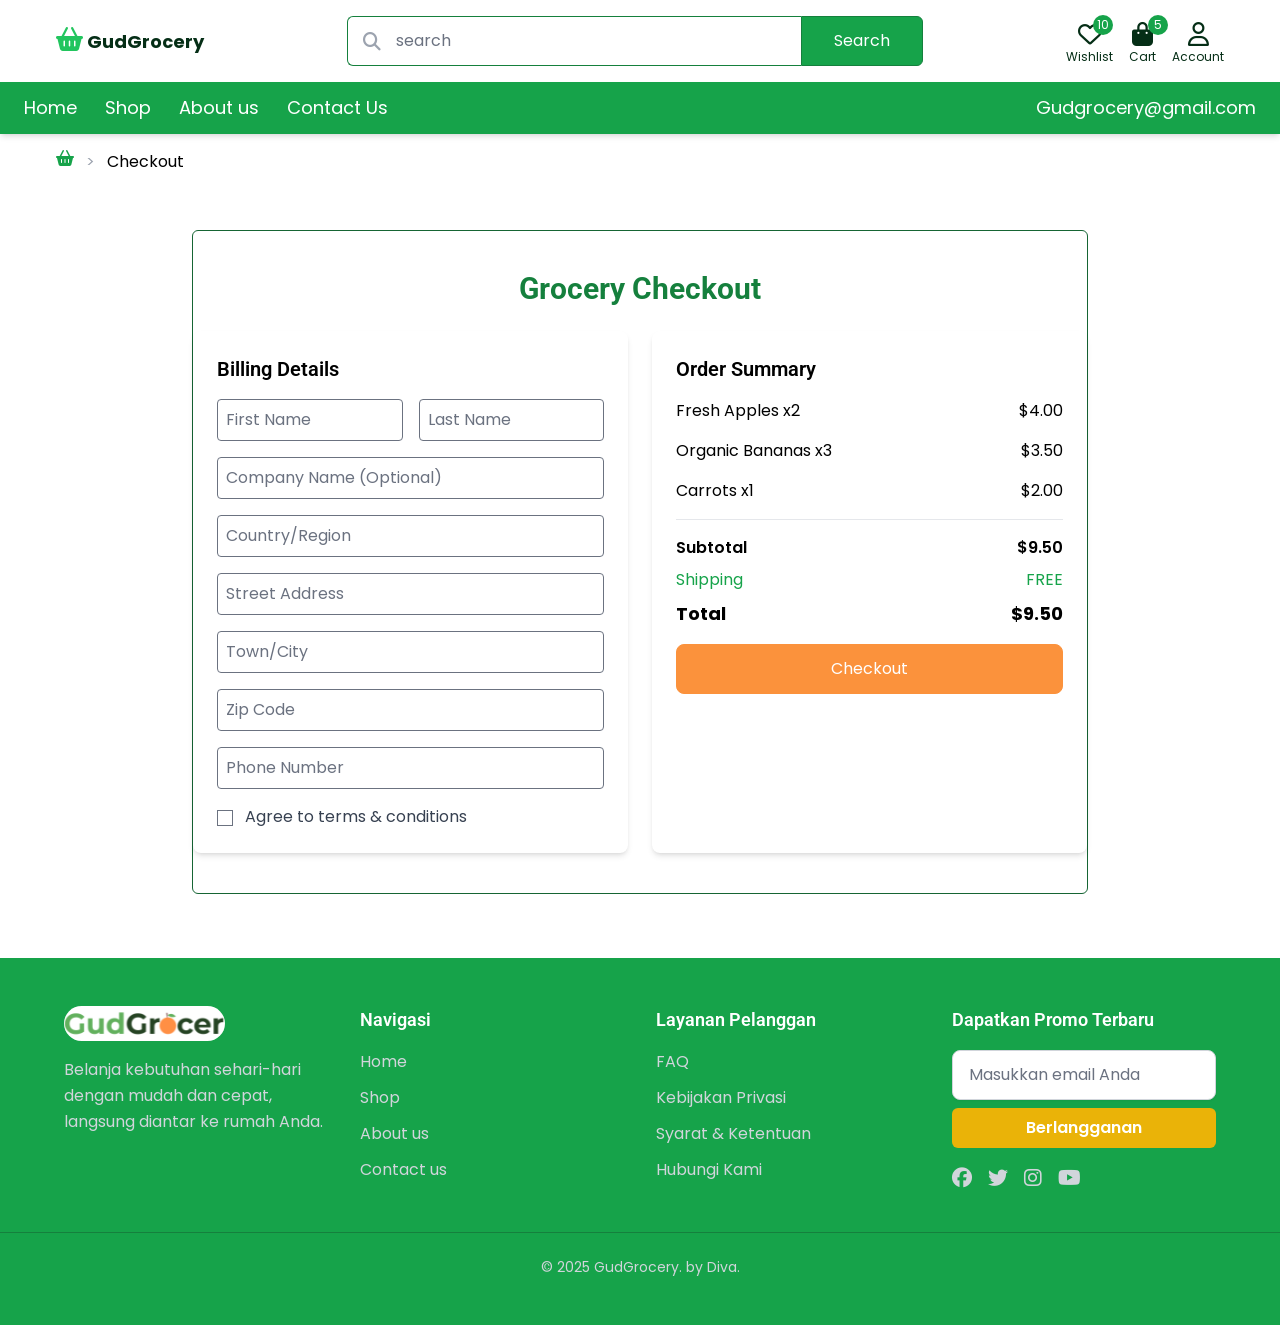
<file: src/checkout.html>
<!DOCTYPE html>
<html lang="en">

<head>
    <meta charset="UTF-8">
    <meta name="viewport" content="width=device-width, initial-scale=1.0">
    <title>GudGrocer</title>
    <!-- css -->
    <link rel="stylesheet" href="../css/output.css">
    <!-- font -->
    <link href="https://fonts.googleapis.com/css2?family=Roboto:ital,wght@0,100..900;1,100..900&display=swap"
        rel="stylesheet">
    <link
        href="https://fonts.googleapis.com/css2?family=Poppins:ital,wght@0,100;0,200;0,300;0,400;0,500;0,600;0,700;0,800;0,900;1,100;1,200;1,300;1,400;1,500;1,600;1,700;1,800;1,900&display=swap"
        rel="stylesheet">
    <!-- font awesome -->
    <link rel="stylesheet" href="https://cdnjs.cloudflare.com/ajax/libs/font-awesome/6.7.2/css/all.min.css"
        integrity="sha512-Evv84Mr4kqVGRNSgIGL/F/aIDqQb7xQ2vcrdIwxfjThSH8CSR7PBEakCr51Ck+w+/U6swU2Im1vVX0SVk9ABhg=="
        crossorigin="anonymous" referrerpolicy="no-referrer" />
</head>

<body>
    <!-- header -->
    <header class="py-4 bg-white shadow-md">
        <div class="container flex items-center justify-between">
            <!-- logo -->
            <a href="">
                <i class="fas fa-shopping-basket text-green-500 text-2xl"></i>
                <span class="text-lg font-bold text-green-950">GudGrocery</span>
            </a>
            <!-- search bar -->
            <div class="w-full max-w-xl flex relative text-gray-400">
                <span class="absolute left-4 text-lg top-3">
                    <i class="fa-solid fa-magnifying-glass"></i>
                </span>
                <input type="text" placeholder="search"
                    class="w-full border border-green-700 border-r-0 rounded-l-md pl-12 py-3 pr-3 focus:outline-0">
                <button class="bg-green-600 border border-green-700 text-white px-8 rounded-r-md">Search</button>
            </div>


            <!-- icon -->
            <div class="items-center flex space-x-4">
                <a href="" class="text-center text-green-950 hover:text-green-600 transition relative">
                    <div class="text-2xl">
                        <i class="far fa-heart"></i>
                    </div>

                    <div class="text-xs leading-3">Wishlist</div>
                    <span
                        class="absolute right-0 -top-1 bg-green-600 w-5 h-5 rounded-full flex items-center justify-center text-white text-xs">10</span>
                </a>

                <a href="" class="text-center text-green-950 hover:text-green-600 transition relative">
                    <div class="text-2xl">
                        <i class="fa-solid fa-bag-shopping"></i>
                    </div>

                    <div class="text-xs leading-3">Cart</div>
                    <span
                        class="absolute -right-3 -top-1 bg-green-600 w-5 h-5 rounded-full flex items-center justify-center text-white text-xs">5</span>
                </a>

                <a href="register.html" class="text-center text-green-950 hover:text-green-600 transition relative">
                    <div class="text-2xl">
                        <i class="fa-regular fa-user"></i>
                    </div>

                    <div class="text-xs leading-3">Account</div>
                </a>
            </div>
        </div>
    </header>
    <!-- end header -->

    <!-- Navbar -->
    <nav class="bg-green-600 shadow-md py-3 px-6">
        <div class="flex justify-between items-center">

            <!-- Menu Items -->
            <div class="space-x-6 text-white">
                <a href="#" class="text-lg hover:text-green-950 transition">Home</a>
                <a href="shop.html" class="text-lg hover:text-green-950 transition">Shop</a>
                <a href="about-us.html" class="text-lg hover:text-green-950 transition">About us</a>
                <a href="#" class="text-lg hover:text-green-950 transition">Contact Us</a>
            </div>

            <div>
                <p class="text-lg text-white hover:text-green-950 transition">Gudgrocery@gmail.com</p>
            </div>

        </div>
    </nav>
    <!-- End Navbar -->

        <!-- breadcrums -->
        <div class="container flex py-4 items-start gap-3">
            <a href="shop.html" class="flex items-center text-green-600 hover:text-green-800">
                <i class="fas fa-shopping-basket"></i>
            </a>
            <span class="text-gray-400">></span>
            <p class="hover:text-green-800">Checkout</p>
        </div>
        <!-- end readcrums -->
    

        <!-- checkout --> 
        <div class="max-w-4xl mx-auto py-10 border border-green-800 rounded-md mb-16 mt-10">
            <h1 class="text-3xl font-bold text-green-700 mb-6 text-center">Grocery Checkout</h1>
            <div class="grid md:grid-cols-2 gap-6">
                <!-- Form Checkout -->
                <div class="bg-white p-6 rounded-lg shadow-md">
                    <h2 class="text-xl font-semibold mb-4">Billing Details</h2>
                    <form class="space-y-4">
                        <div class="grid grid-cols-2 gap-4">
                            <input type="text" placeholder="First Name" class="w-full p-2 border rounded">
                            <input type="text" placeholder="Last Name" class="w-full p-2 border rounded">
                        </div>
                        <input type="text" placeholder="Company Name (Optional)" class="w-full p-2 border rounded">
                        <input type="text" placeholder="Country/Region" class="w-full p-2 border rounded">
                        <input type="text" placeholder="Street Address" class="w-full p-2 border rounded">
                        <input type="text" placeholder="Town/City" class="w-full p-2 border rounded">
                        <input type="text" placeholder="Zip Code" class="w-full p-2 border rounded">
                        <input type="text" placeholder="Phone Number" class="w-full p-2 border rounded">
                        <div>
                            <input type="checkbox" id="terms" class="mr-2 text-green-950 focus:ring-0">
                            <label for="terms" class="text-gray-700">Agree to terms & conditions</label>
                        </div>
                    </form>
                </div>
                
                <!-- Order Summary -->
                <div class="bg-white p-6 rounded-lg shadow-md">
                    <h2 class="text-xl font-semibold mb-4">Order Summary</h2>
                    <div class="space-y-4 border-b pb-4">
                        <div class="flex justify-between">
                            <span>Fresh Apples x2</span>
                            <span>$4.00</span>
                        </div>
                        <div class="flex justify-between">
                            <span>Organic Bananas x3</span>
                            <span>$3.50</span>
                        </div>
                        <div class="flex justify-between">
                            <span>Carrots x1</span>
                            <span>$2.00</span>
                        </div>
                    </div>
                    <div class="mt-4 space-y-2">
                        <div class="flex justify-between font-semibold">
                            <span>Subtotal</span>
                            <span>$9.50</span>
                        </div>
                        <div class="flex justify-between text-green-600">
                            <span>Shipping</span>
                            <span>FREE</span>
                        </div>
                        <div class="flex justify-between font-bold text-lg">
                            <span>Total</span>
                            <span>$9.50</span>
                        </div>
                    </div>
                    <button class="mt-4 w-full border border-orange-400 bg-orange-400 text-white p-3 rounded-lg hover:bg-transparent hover:text-orange-400 hover:scale-105 transition">Checkout</button>
                </div>
            </div>
        </div>
        <!-- end checkout -->


   <!-- footer -->
   <footer class="bg-green-600 text-white py-12">
    <div class="container mx-auto px-6 grid grid-cols-1 md:grid-cols-4 gap-8">
      <!-- Company Info -->
      <div>
        <img src="../assets/new-logo (1).svg" class="bg-white rounded-full" alt="">
        <p class="text-gray-300 mt-4 leading-relaxed">Belanja kebutuhan sehari-hari dengan mudah dan cepat, langsung diantar ke rumah Anda.</p>
      </div>
      
      <!-- Quick Links -->
      <div>
        <h2 class="text-lg font-semibold">Navigasi</h2>
        <ul class="mt-4 space-y-3">
          <li><a href="#" class="text-gray-300 hover:text-white transition duration-300">Home</a></li>
          <li><a href="#" class="text-gray-300 hover:text-white transition duration-300">Shop</a></li>
          <li><a href="#" class="text-gray-300 hover:text-white transition duration-300">About us</a></li>
          <li><a href="#" class="text-gray-300 hover:text-white transition duration-300">Contact us</a></li>
        </ul>
      </div>
      
      <!-- Customer Support -->
      <div>
        <h2 class="text-lg font-semibold">Layanan Pelanggan</h2>
        <ul class="mt-4 space-y-3">
          <li><a href="#" class="text-gray-300 hover:text-white transition duration-300">FAQ</a></li>
          <li><a href="#" class="text-gray-300 hover:text-white transition duration-300">Kebijakan Privasi</a></li>
          <li><a href="#" class="text-gray-300 hover:text-white transition duration-300">Syarat & Ketentuan</a></li>
          <li><a href="#" class="text-gray-300 hover:text-white transition duration-300">Hubungi Kami</a></li>
        </ul>
      </div>
      
      <!-- Newsletter & Social Media -->
      <div>
        <h2 class="text-lg font-semibold">Dapatkan Promo Terbaru</h2>
        <form class="mt-4">
            <input type="email" placeholder="Masukkan email Anda" class="w-full px-4 py-3 bg-white text-gray-800 border border-gray-300 rounded-lg focus:outline-none focus:ring-2 focus:ring-green-500 shadow-sm transition duration-300">
          <button type="submit" class="mt-2 w-full bg-yellow-500 hover:bg-yellow-600 text-white font-semibold py-2 rounded-md transition duration-300">Berlangganan</button>
        </form>
        <div class="mt-4 flex space-x-4">
          <a href="#" class="text-gray-300 hover:text-white transition duration-300 text-xl"><i class="fab fa-facebook"></i></a>
          <a href="#" class="text-gray-300 hover:text-white transition duration-300 text-xl"><i class="fab fa-twitter"></i></a>
          <a href="#" class="text-gray-300 hover:text-white transition duration-300 text-xl"><i class="fab fa-instagram"></i></a>
          <a href="#" class="text-gray-300 hover:text-white transition duration-300 text-xl"><i class="fab fa-youtube"></i></a>
        </div>
      </div>
    </div>
    
    <div class="border-t border-green-700 mt-10 pt-6 text-center text-gray-300 text-sm">© 2025 GudGrocery. by Diva.</div>
  </footer>
  <!-- end footer -->
</body>

</html>
</file>
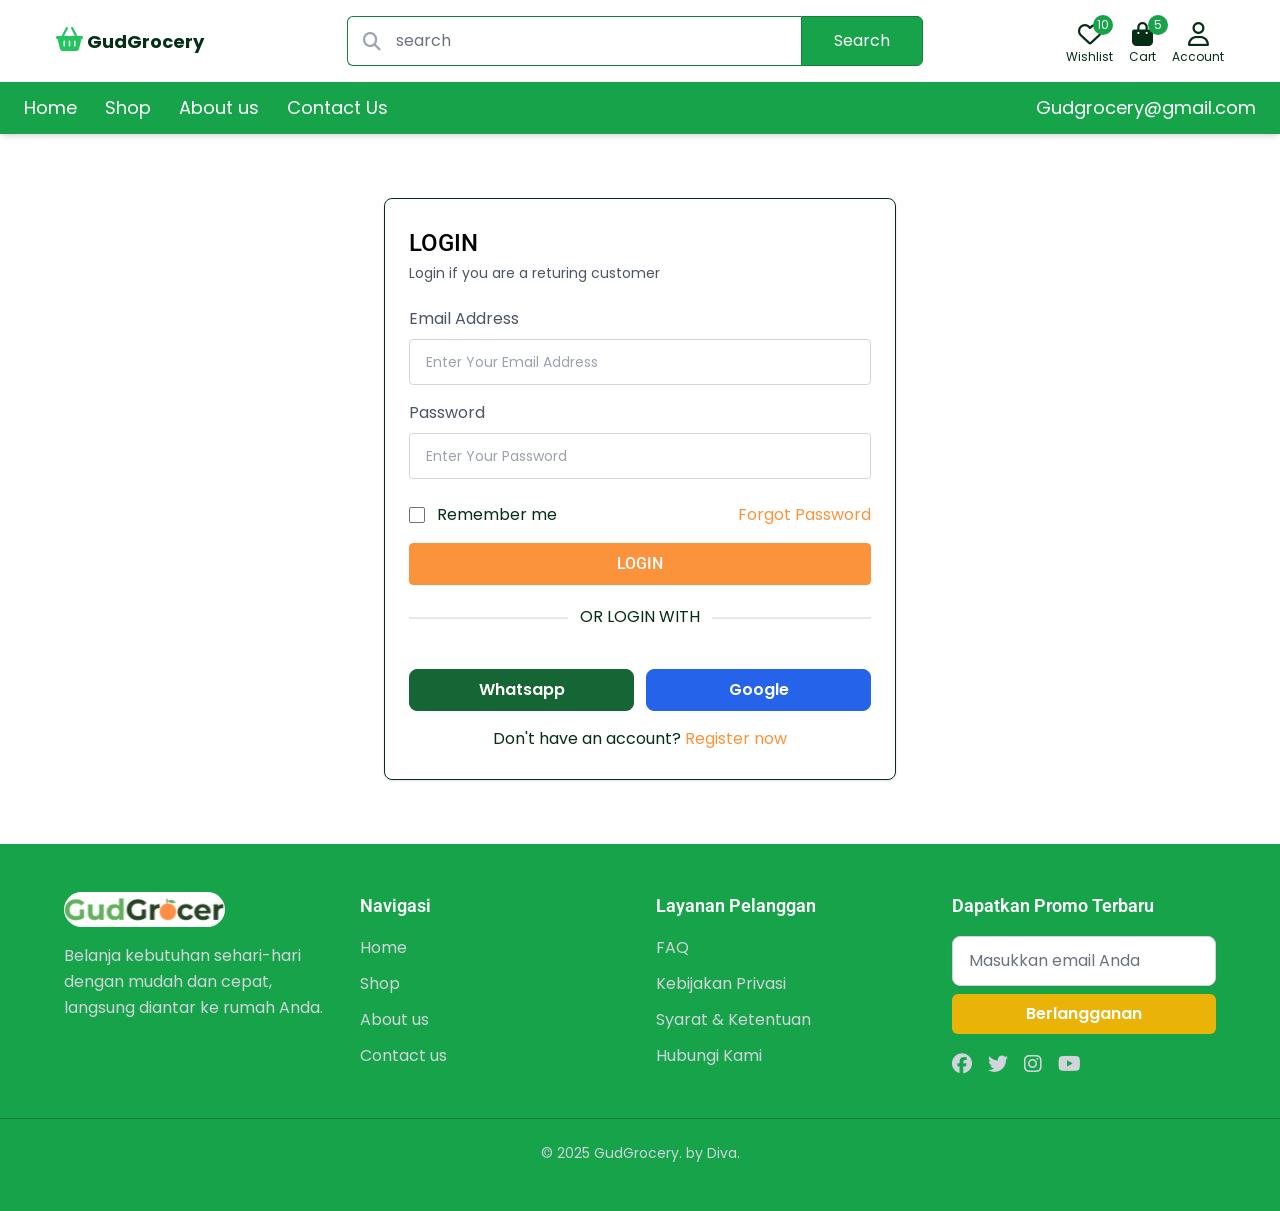
<file: src/login.html>
<!DOCTYPE html>
<html lang="en">

<head>
    <meta charset="UTF-8">
    <meta name="viewport" content="width=device-width, initial-scale=1.0">
    <title>GudGrocer</title>
    <!-- css -->
    <link rel="stylesheet" href="../css/output.css">
    <!-- font -->
    <link href="https://fonts.googleapis.com/css2?family=Roboto:ital,wght@0,100..900;1,100..900&display=swap"
        rel="stylesheet">
    <link
        href="https://fonts.googleapis.com/css2?family=Poppins:ital,wght@0,100;0,200;0,300;0,400;0,500;0,600;0,700;0,800;0,900;1,100;1,200;1,300;1,400;1,500;1,600;1,700;1,800;1,900&display=swap"
        rel="stylesheet">
    <!-- font awesome -->
    <link rel="stylesheet" href="https://cdnjs.cloudflare.com/ajax/libs/font-awesome/6.7.2/css/all.min.css"
        integrity="sha512-Evv84Mr4kqVGRNSgIGL/F/aIDqQb7xQ2vcrdIwxfjThSH8CSR7PBEakCr51Ck+w+/U6swU2Im1vVX0SVk9ABhg=="
        crossorigin="anonymous" referrerpolicy="no-referrer" />
</head>

<body>
    <!-- header -->
    <header class="py-4 bg-white shadow-md">
        <div class="container flex items-center justify-between">
            <!-- logo -->
            <a href="">
                <i class="fas fa-shopping-basket text-green-500 text-2xl"></i>
                <span class="text-lg font-bold text-green-950">GudGrocery</span>
            </a>
            <!-- search bar -->
            <div class="w-full max-w-xl flex relative text-gray-400">
                <span class="absolute left-4 text-lg top-3">
                    <i class="fa-solid fa-magnifying-glass"></i>
                </span>
                <input type="text" placeholder="search"
                    class="w-full border border-green-700 border-r-0 rounded-l-md pl-12 py-3 pr-3 focus:outline-0">
                <button class="bg-green-600 border border-green-700 text-white px-8 rounded-r-md">Search</button>
            </div>


            <!-- icon -->
            <div class="items-center flex space-x-4">
                <a href="" class="text-center text-green-950 hover:text-green-600 transition relative">
                    <div class="text-2xl">
                        <i class="far fa-heart"></i>
                    </div>

                    <div class="text-xs leading-3">Wishlist</div>
                    <span
                        class="absolute right-0 -top-1 bg-green-600 w-5 h-5 rounded-full flex items-center justify-center text-white text-xs">10</span>
                </a>

                <a href="" class="text-center text-green-950 hover:text-green-600 transition relative">
                    <div class="text-2xl">
                        <i class="fa-solid fa-bag-shopping"></i>
                    </div>

                    <div class="text-xs leading-3">Cart</div>
                    <span
                        class="absolute -right-3 -top-1 bg-green-600 w-5 h-5 rounded-full flex items-center justify-center text-white text-xs">5</span>
                </a>

                <a href="register.html" class="text-center text-green-950 hover:text-green-600 transition relative">
                    <div class="text-2xl">
                        <i class="fa-regular fa-user"></i>
                    </div>

                    <div class="text-xs leading-3">Account</div>
                </a>
            </div>
        </div>
    </header>
    <!-- end header -->

    <!-- Navbar -->
    <nav class="bg-green-600 shadow-md py-3 px-6">
        <div class="flex justify-between items-center">

            <!-- Menu Items -->
            <div class="space-x-6 text-white">
                <a href="#" class="text-lg hover:text-green-950 transition">Home</a>
                <a href="shop.html" class="text-lg hover:text-green-950 transition">Shop</a>
                <a href="about-us.html" class="text-lg hover:text-green-950 transition">About us</a>
                <a href="#" class="text-lg hover:text-green-950 transition">Contact Us</a>
            </div>

            <div>
                <p class="text-lg text-white hover:text-green-950 transition">Gudgrocery@gmail.com</p>
            </div>

        </div>
    </nav>
    <!-- End Navbar -->


    <!-- login -->
    <div class="container py-16">
        <div class="max-w-lg mx-auto border border-green-950 shadow px-6 py-7 rounded-lg overflow-hidden">
            <h3 class="text-2xl uppercase font-medium mb-1">Login</h3>
            <p class="text-gray-600 mb-6 text-sm">Login if you are a returing customer</p>

            <!-- form login -->
            <form action="">
                <div class="space-y-4">
                    <div>
                        <label for="email" class="text-gray-600 block mb-2">Email Address</label>
                        <input class="block w-full border border-gray-300 px-4 py-3 text-gray-600 text-sm rounded
                        focus:ring-0 focus:border-primary placeholder:text-gray-400" type="text"
                            placeholder="Enter Your Email Address" name="" id="">
                    </div>
                    <div>
                        <label for="password" class="text-gray-600 block mb-2">Password</label>
                        <input class="block w-full border border-gray-300 px-4 py-3 text-gray-600 text-sm rounded
                        focus:ring-0 focus:border-primary placeholder:text-gray-400" type="password"
                            placeholder="Enter Your Password" name="" id="">
                    </div>
                </div>

                <!-- remember me dll -->
                <div class="flex justify-between items-center mt-6">
                    <div class="flex items-center">
                        <input class="text-orange-400 focus:ring-0 rounded-sm cursor-pointer" type="checkbox">
                        <label for="" class="text-green-950 ml-3 cursor-pointer ">Remember me</label>
                    </div>
                    <a href="#" class="text-orange-400">Forgot Password</a>
                </div>

                <!-- button login -->
                <div class="my-4">
                    <button class="bg-orange-400 block w-full py-2 text-center text-white border border-orange-400 rounded hover:bg-transparent hover:text-orange-400
                    uppercase transition font-roboto font-medium">Login</button>
                </div>
            </form>
            <!-- end form login -->

            <!-- login with -->
            <div class="relative flex justify-center mt-5">
                <div class="text-green-950 uppercase px-3 bg-white relative z-10">or login with</div>
                <div class="absolute left-0 top-3 w-full border-b-2 border-gray-200"></div>
            </div>

            <div class="grid grid-cols-2 mt-4 gap-3">
                <a href="#"
                    class="mt-6 block w-full py-2 bg-green-800 text-white text-center rounded-lg font-semibold transition-all duration-300 transform border border-green-800 hover:bg-transparent hover:text-green-800 hover:shadow-xl hover:rotate-2 hover:scale-105 hover:translate-y-1">Whatsapp</a>
                <a href="#"
                    class="mt-6 block w-full py-2 bg-blue-600 text-white text-center rounded-lg font-semibold transition-all duration-300 transform border border-blue-600 hover:bg-transparent hover:text-blue-600 hover:shadow-xl hover:rotate-2 hover:scale-105 hover:translate-y-1">Google</a>

            </div>

            <p class="mt-4 text-green-950 text-center">Don't have an account? <a class="text-orange-400"
                    href="register.html">Register now</a></p>

            <!-- end login with -->
        </div>
    </div>
    <!-- end login -->

    <!-- footer -->
    <footer class="bg-green-600 text-white py-12">
        <div class="container mx-auto px-6 grid grid-cols-1 md:grid-cols-4 gap-8">
            <!-- Company Info -->
            <div>
                <img src="../assets/new-logo (1).svg" class="bg-white rounded-full" alt="">
                <p class="text-gray-300 mt-4 leading-relaxed">Belanja kebutuhan sehari-hari dengan mudah dan cepat,
                    langsung diantar ke rumah Anda.</p>
            </div>

            <!-- Quick Links -->
            <div>
                <h2 class="text-lg font-semibold">Navigasi</h2>
                <ul class="mt-4 space-y-3">
                    <li><a href="#" class="text-gray-300 hover:text-white transition duration-300">Home</a></li>
                    <li><a href="#" class="text-gray-300 hover:text-white transition duration-300">Shop</a></li>
                    <li><a href="#" class="text-gray-300 hover:text-white transition duration-300">About us</a></li>
                    <li><a href="#" class="text-gray-300 hover:text-white transition duration-300">Contact us</a></li>
                </ul>
            </div>

            <!-- Customer Support -->
            <div>
                <h2 class="text-lg font-semibold">Layanan Pelanggan</h2>
                <ul class="mt-4 space-y-3">
                    <li><a href="#" class="text-gray-300 hover:text-white transition duration-300">FAQ</a></li>
                    <li><a href="#" class="text-gray-300 hover:text-white transition duration-300">Kebijakan Privasi</a>
                    </li>
                    <li><a href="#" class="text-gray-300 hover:text-white transition duration-300">Syarat &
                            Ketentuan</a></li>
                    <li><a href="#" class="text-gray-300 hover:text-white transition duration-300">Hubungi Kami</a></li>
                </ul>
            </div>

            <!-- Newsletter & Social Media -->
            <div>
                <h2 class="text-lg font-semibold">Dapatkan Promo Terbaru</h2>
                <form class="mt-4">
                    <input type="email" placeholder="Masukkan email Anda"
                        class="w-full px-4 py-3 bg-white text-gray-800 border border-gray-300 rounded-lg focus:outline-none focus:ring-2 focus:ring-green-500 shadow-sm transition duration-300">
                    <button type="submit"
                        class="mt-2 w-full bg-yellow-500 hover:bg-yellow-600 text-white font-semibold py-2 rounded-md transition duration-300">Berlangganan</button>
                </form>
                <div class="mt-4 flex space-x-4">
                    <a href="#" class="text-gray-300 hover:text-white transition duration-300 text-xl"><i
                            class="fab fa-facebook"></i></a>
                    <a href="#" class="text-gray-300 hover:text-white transition duration-300 text-xl"><i
                            class="fab fa-twitter"></i></a>
                    <a href="#" class="text-gray-300 hover:text-white transition duration-300 text-xl"><i
                            class="fab fa-instagram"></i></a>
                    <a href="#" class="text-gray-300 hover:text-white transition duration-300 text-xl"><i
                            class="fab fa-youtube"></i></a>
                </div>
            </div>
        </div>

        <div class="border-t border-green-700 mt-10 pt-6 text-center text-gray-300 text-sm">© 2025 GudGrocery. by Diva.
        </div>
    </footer>
    <!-- end footer -->
</body>

</html>
</file>
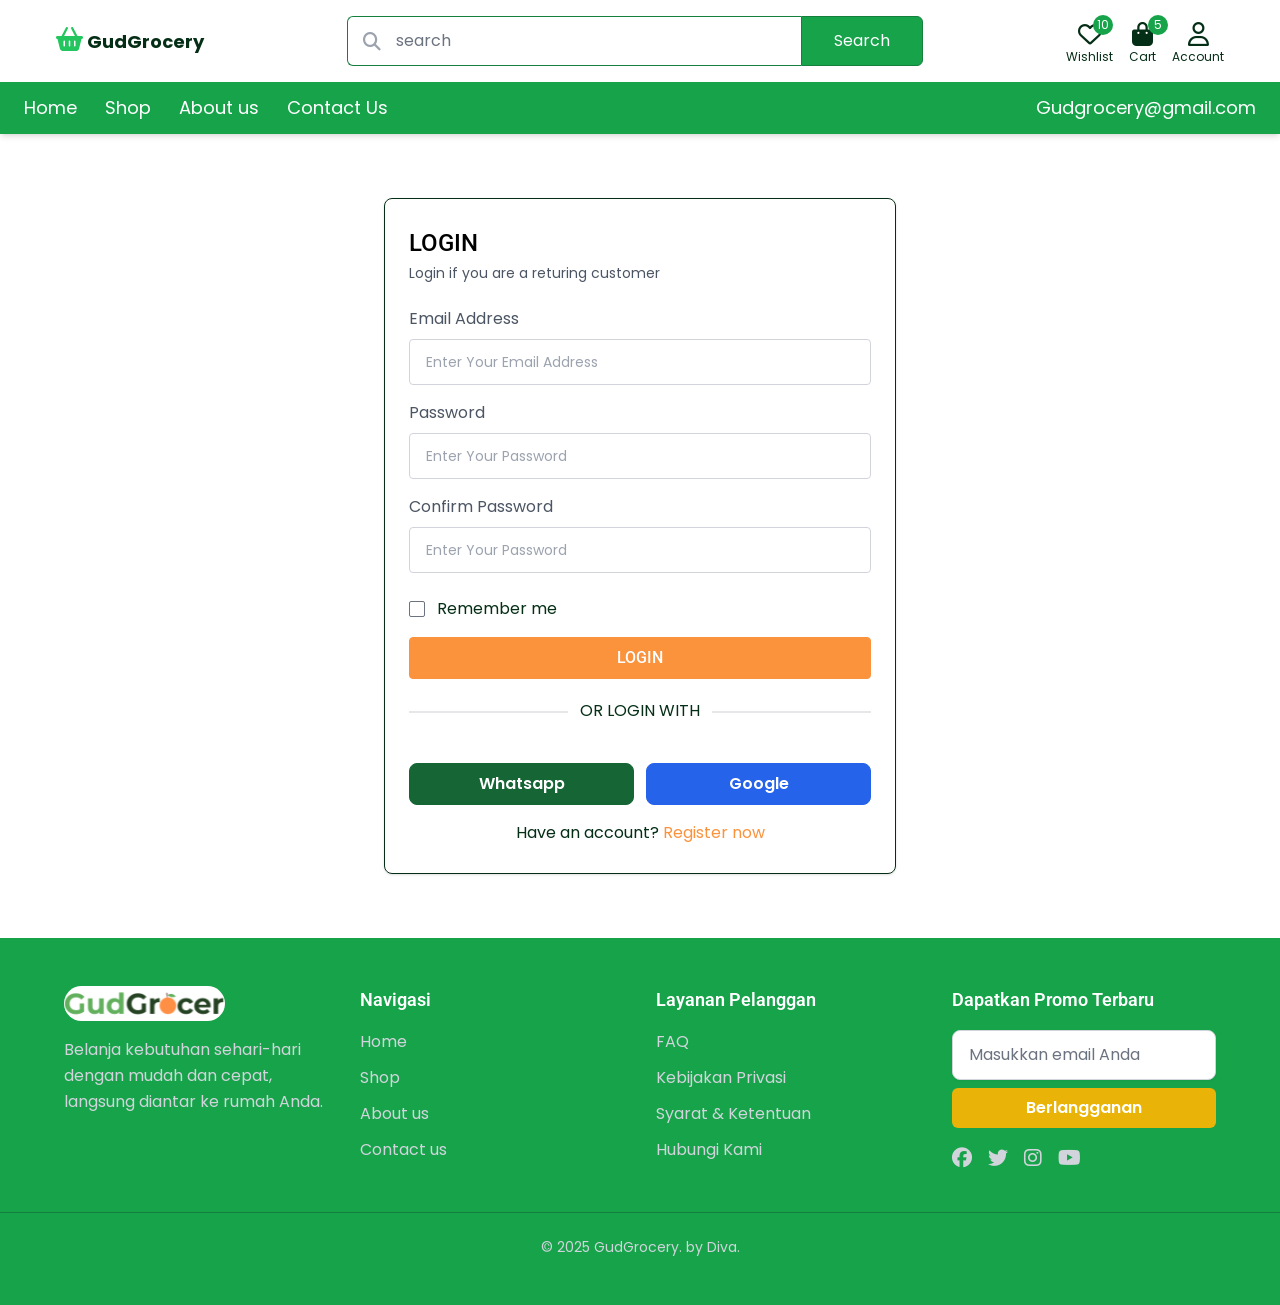
<file: src/register.html>
<!DOCTYPE html>
<html lang="en">

<head>
    <meta charset="UTF-8">
    <meta name="viewport" content="width=device-width, initial-scale=1.0">
    <title>GudGrocer</title>
    <!-- css -->
    <link rel="stylesheet" href="../css/output.css">
    <!-- font -->
    <link href="https://fonts.googleapis.com/css2?family=Roboto:ital,wght@0,100..900;1,100..900&display=swap"
        rel="stylesheet">
    <link
        href="https://fonts.googleapis.com/css2?family=Poppins:ital,wght@0,100;0,200;0,300;0,400;0,500;0,600;0,700;0,800;0,900;1,100;1,200;1,300;1,400;1,500;1,600;1,700;1,800;1,900&display=swap"
        rel="stylesheet">
    <!-- font awesome -->
    <link rel="stylesheet" href="https://cdnjs.cloudflare.com/ajax/libs/font-awesome/6.7.2/css/all.min.css"
        integrity="sha512-Evv84Mr4kqVGRNSgIGL/F/aIDqQb7xQ2vcrdIwxfjThSH8CSR7PBEakCr51Ck+w+/U6swU2Im1vVX0SVk9ABhg=="
        crossorigin="anonymous" referrerpolicy="no-referrer" />
</head>

<body>
    <!-- header -->
    <header class="py-4 bg-white shadow-md">
        <div class="container flex items-center justify-between">
            <!-- logo -->
            <a href="">
                <i class="fas fa-shopping-basket text-green-500 text-2xl"></i>
                <span class="text-lg font-bold text-green-950">GudGrocery</span>
            </a>
            <!-- search bar -->
            <div class="w-full max-w-xl flex relative text-gray-400">
                <span class="absolute left-4 text-lg top-3">
                    <i class="fa-solid fa-magnifying-glass"></i>
                </span>
                <input type="text" placeholder="search"
                    class="w-full border border-green-700 border-r-0 rounded-l-md pl-12 py-3 pr-3 focus:outline-0">
                <button class="bg-green-600 border border-green-700 text-white px-8 rounded-r-md">Search</button>
            </div>


            <!-- icon -->
            <div class="items-center flex space-x-4">
                <a href="" class="text-center text-green-950 hover:text-green-600 transition relative">
                    <div class="text-2xl">
                        <i class="far fa-heart"></i>
                    </div>

                    <div class="text-xs leading-3">Wishlist</div>
                    <span
                        class="absolute right-0 -top-1 bg-green-600 w-5 h-5 rounded-full flex items-center justify-center text-white text-xs">10</span>
                </a>

                <a href="" class="text-center text-green-950 hover:text-green-600 transition relative">
                    <div class="text-2xl">
                        <i class="fa-solid fa-bag-shopping"></i>
                    </div>

                    <div class="text-xs leading-3">Cart</div>
                    <span
                        class="absolute -right-3 -top-1 bg-green-600 w-5 h-5 rounded-full flex items-center justify-center text-white text-xs">5</span>
                </a>

                <a href="register.html" class="text-center text-green-950 hover:text-green-600 transition relative">
                    <div class="text-2xl">
                        <i class="fa-regular fa-user"></i>
                    </div>

                    <div class="text-xs leading-3">Account</div>
                </a>
            </div>
        </div>
    </header>
    <!-- end header -->

    <!-- Navbar -->
    <nav class="bg-green-600 shadow-md py-3 px-6">
        <div class="flex justify-between items-center">

            <!-- Menu Items -->
            <div class="space-x-6 text-white">
                <a href="#" class="text-lg hover:text-green-950 transition">Home</a>
                <a href="shop.html" class="text-lg hover:text-green-950 transition">Shop</a>
                <a href="about-us.html" class="text-lg hover:text-green-950 transition">About us</a>
                <a href="#" class="text-lg hover:text-green-950 transition">Contact Us</a>
            </div>

            <div>
                <p class="text-lg text-white hover:text-green-950 transition">Gudgrocery@gmail.com</p>
            </div>

        </div>
    </nav>
    <!-- End Navbar -->


    <!-- login -->
    <div class="container py-16">
        <div class="max-w-lg mx-auto border border-green-950 shadow px-6 py-7 rounded-lg overflow-hidden">
            <h3 class="text-2xl uppercase font-medium mb-1">Login</h3>
            <p class="text-gray-600 mb-6 text-sm">Login if you are a returing customer</p>

            <!-- form login -->
            <form action="">
                <div class="space-y-4">
                    <div>
                        <label for="email" class="text-gray-600 block mb-2">Email Address</label>
                        <input class="block w-full border border-gray-300 px-4 py-3 text-gray-600 text-sm rounded
                        focus:ring-0 focus:border-primary placeholder:text-gray-400" type="text"
                            placeholder="Enter Your Email Address" name="" id="">
                    </div>

                    <div>
                        <label for="password" class="text-gray-600 block mb-2">Password</label>
                        <input class="block w-full border border-gray-300 px-4 py-3 text-gray-600 text-sm rounded
                        focus:ring-0 focus:border-primary placeholder:text-gray-400" type="password"
                            placeholder="Enter Your Password" name="" id="">
                    </div>

                    <div>
                        <label for="password" class="text-gray-600 block mb-2">Confirm Password</label>
                        <input class="block w-full border border-gray-300 px-4 py-3 text-gray-600 text-sm rounded
                        focus:ring-0 focus:border-primary placeholder:text-gray-400" type="password"
                            placeholder="Enter Your Password" name="" id="">
                    </div>
                </div>

                <!-- remember me dll -->
                <div class="flex justify-between items-center mt-6">
                    <div class="flex items-center">
                        <input class="text-orange-400 focus:ring-0 rounded-sm cursor-pointer" type="checkbox">
                        <label for="" class="text-green-950 ml-3 cursor-pointer ">Remember me</label>
                    </div>
                </div>

                <!-- button login -->
                <div class="my-4">
                    <button class="bg-orange-400 block w-full py-2 text-center text-white border border-orange-400 rounded hover:bg-transparent hover:text-orange-400
                    uppercase transition font-roboto font-medium">Login</button>
                </div>
            </form>
            <!-- end form login -->

            <!-- login with -->
            <div class="relative flex justify-center mt-5">
                <div class="text-green-950 uppercase px-3 bg-white relative z-10">or login with</div>
                <div class="absolute left-0 top-3 w-full border-b-2 border-gray-200"></div>
            </div>

            <div class="grid grid-cols-2 mt-4 gap-3">
                <a href="#"
                    class="mt-6 block w-full py-2 bg-green-800 text-white text-center rounded-lg font-semibold transition-all duration-300 transform border border-green-800 hover:bg-transparent hover:text-green-800 hover:shadow-xl hover:rotate-2 hover:scale-105 hover:translate-y-1">Whatsapp</a>
                <a href="#"
                    class="mt-6 block w-full py-2 bg-blue-600 text-white text-center rounded-lg font-semibold transition-all duration-300 transform border border-blue-600 hover:bg-transparent hover:text-blue-600 hover:shadow-xl hover:rotate-2 hover:scale-105 hover:translate-y-1">Google</a>

            </div>

            <p class="mt-4 text-green-950 text-center">Have an account? <a class="text-orange-400"
                    href="login.html">Register now</a></p>

            <!-- end login with -->
        </div>
    </div>
    <!-- end login -->

    <!-- footer -->
    <footer class="bg-green-600 text-white py-12">
        <div class="container mx-auto px-6 grid grid-cols-1 md:grid-cols-4 gap-8">
            <!-- Company Info -->
            <div>
                <img src="../assets/new-logo (1).svg" class="bg-white rounded-full" alt="">
                <p class="text-gray-300 mt-4 leading-relaxed">Belanja kebutuhan sehari-hari dengan mudah dan cepat,
                    langsung diantar ke rumah Anda.</p>
            </div>

            <!-- Quick Links -->
            <div>
                <h2 class="text-lg font-semibold">Navigasi</h2>
                <ul class="mt-4 space-y-3">
                    <li><a href="#" class="text-gray-300 hover:text-white transition duration-300">Home</a></li>
                    <li><a href="#" class="text-gray-300 hover:text-white transition duration-300">Shop</a></li>
                    <li><a href="#" class="text-gray-300 hover:text-white transition duration-300">About us</a></li>
                    <li><a href="#" class="text-gray-300 hover:text-white transition duration-300">Contact us</a></li>
                </ul>
            </div>

            <!-- Customer Support -->
            <div>
                <h2 class="text-lg font-semibold">Layanan Pelanggan</h2>
                <ul class="mt-4 space-y-3">
                    <li><a href="#" class="text-gray-300 hover:text-white transition duration-300">FAQ</a></li>
                    <li><a href="#" class="text-gray-300 hover:text-white transition duration-300">Kebijakan Privasi</a>
                    </li>
                    <li><a href="#" class="text-gray-300 hover:text-white transition duration-300">Syarat &
                            Ketentuan</a></li>
                    <li><a href="#" class="text-gray-300 hover:text-white transition duration-300">Hubungi Kami</a></li>
                </ul>
            </div>

            <!-- Newsletter & Social Media -->
            <div>
                <h2 class="text-lg font-semibold">Dapatkan Promo Terbaru</h2>
                <form class="mt-4">
                    <input type="email" placeholder="Masukkan email Anda"
                        class="w-full px-4 py-3 bg-white text-gray-800 border border-gray-300 rounded-lg focus:outline-none focus:ring-2 focus:ring-green-500 shadow-sm transition duration-300">
                    <button type="submit"
                        class="mt-2 w-full bg-yellow-500 hover:bg-yellow-600 text-white font-semibold py-2 rounded-md transition duration-300">Berlangganan</button>
                </form>
                <div class="mt-4 flex space-x-4">
                    <a href="#" class="text-gray-300 hover:text-white transition duration-300 text-xl"><i
                            class="fab fa-facebook"></i></a>
                    <a href="#" class="text-gray-300 hover:text-white transition duration-300 text-xl"><i
                            class="fab fa-twitter"></i></a>
                    <a href="#" class="text-gray-300 hover:text-white transition duration-300 text-xl"><i
                            class="fab fa-instagram"></i></a>
                    <a href="#" class="text-gray-300 hover:text-white transition duration-300 text-xl"><i
                            class="fab fa-youtube"></i></a>
                </div>
            </div>
        </div>

        <div class="border-t border-green-700 mt-10 pt-6 text-center text-gray-300 text-sm">© 2025 GudGrocery. by Diva.
        </div>
    </footer>
    <!-- end footer -->
</body>

</html>
</file>
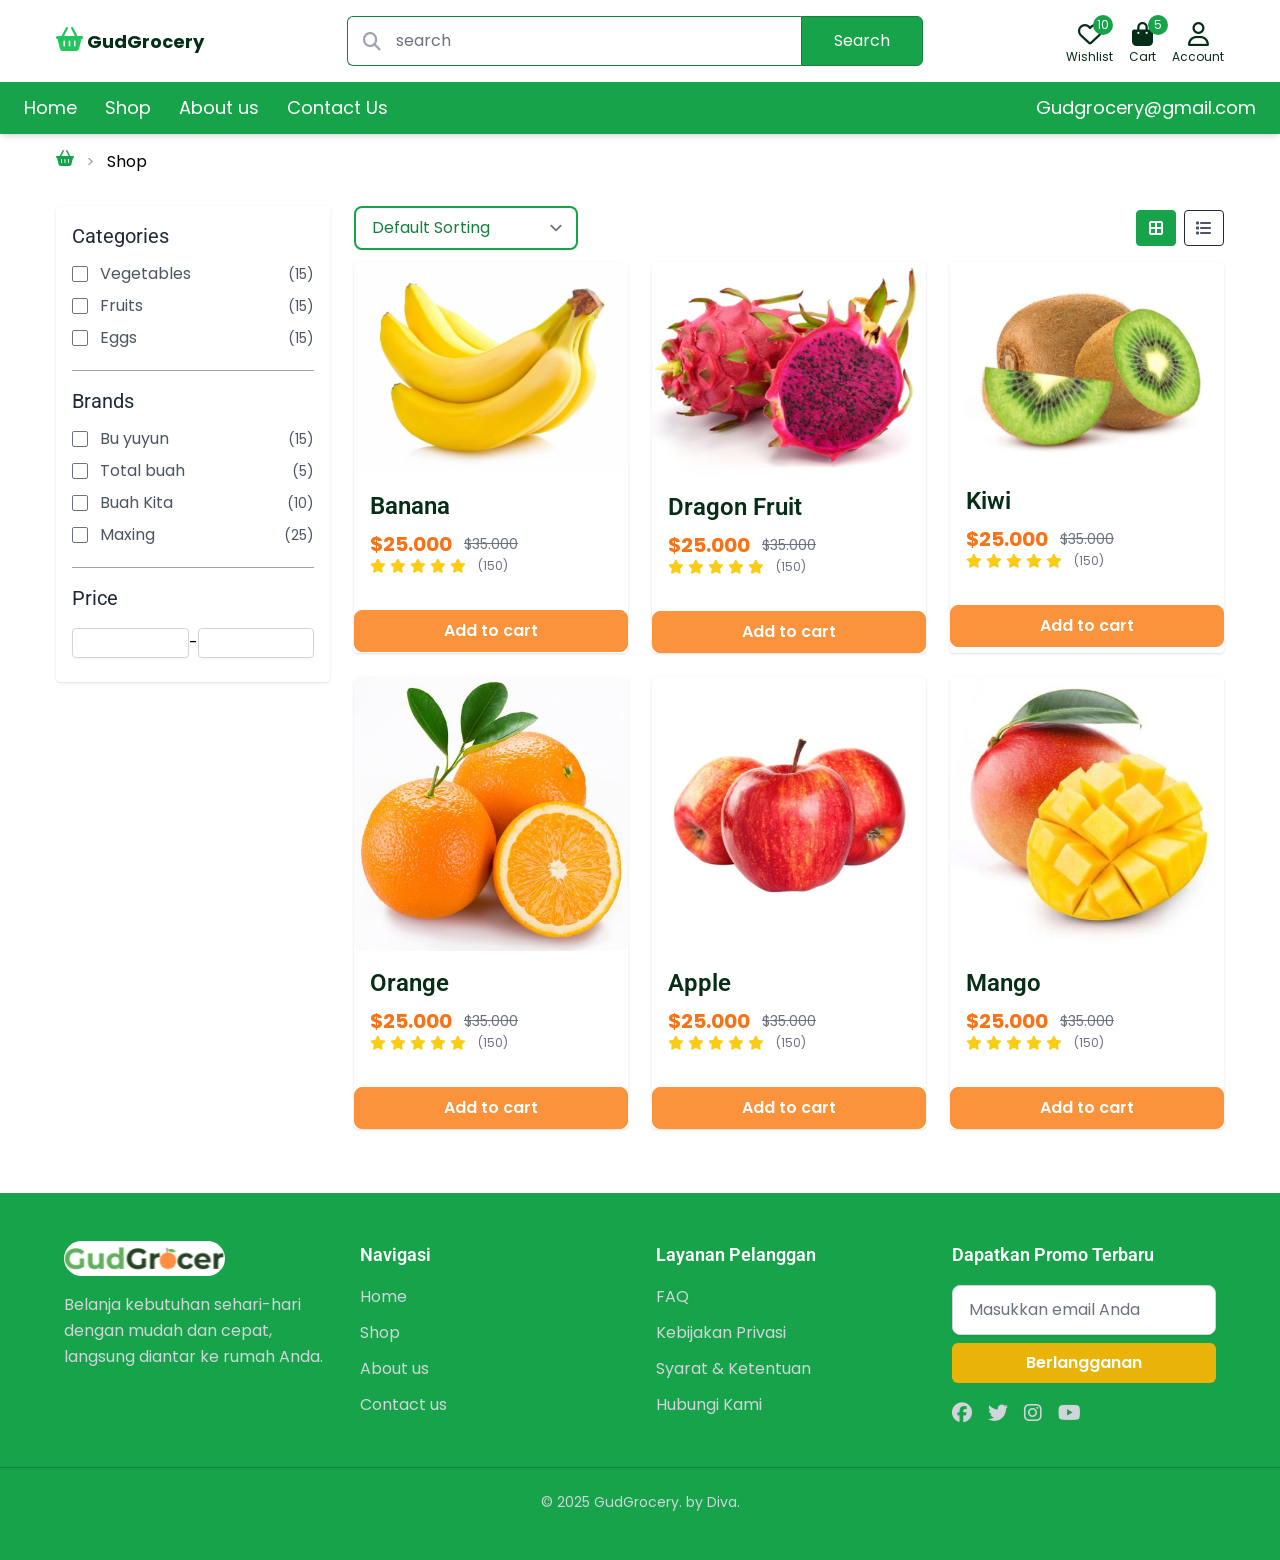
<file: src/shop.html>
<!DOCTYPE html>
<html lang="en">

<head>
    <meta charset="UTF-8">
    <meta name="viewport" content="width=device-width, initial-scale=1.0">
    <title>GudGrocer</title>
    <!-- css -->
    <link rel="stylesheet" href="../css/output.css">
    <!-- font -->
    <link href="https://fonts.googleapis.com/css2?family=Roboto:ital,wght@0,100..900;1,100..900&display=swap"
        rel="stylesheet">
    <link
        href="https://fonts.googleapis.com/css2?family=Poppins:ital,wght@0,100;0,200;0,300;0,400;0,500;0,600;0,700;0,800;0,900;1,100;1,200;1,300;1,400;1,500;1,600;1,700;1,800;1,900&display=swap"
        rel="stylesheet">
    <!-- font awesome -->
    <link rel="stylesheet" href="https://cdnjs.cloudflare.com/ajax/libs/font-awesome/6.7.2/css/all.min.css"
        integrity="sha512-Evv84Mr4kqVGRNSgIGL/F/aIDqQb7xQ2vcrdIwxfjThSH8CSR7PBEakCr51Ck+w+/U6swU2Im1vVX0SVk9ABhg=="
        crossorigin="anonymous" referrerpolicy="no-referrer" />
</head>

<body>
    <!-- header -->
    <header class="py-4 bg-white shadow-md">
        <div class="container flex items-center justify-between">
            <!-- logo -->
            <a href="">
                <i class="fas fa-shopping-basket text-green-500 text-2xl"></i>
                <span class="text-lg font-bold text-green-950">GudGrocery</span>
            </a>
            <!-- search bar -->
            <div class="w-full max-w-xl flex relative text-gray-400">
                <span class="absolute left-4 text-lg top-3">
                    <i class="fa-solid fa-magnifying-glass"></i>
                </span>
                <input type="text" placeholder="search"
                    class="w-full border border-green-700 border-r-0 rounded-l-md pl-12 py-3 pr-3 focus:outline-0">
                <button class="bg-green-600 border border-green-700 text-white px-8 rounded-r-md">Search</button>
            </div>


            <!-- icon -->
            <div class="items-center flex space-x-4">
                <a href="" class="text-center text-green-950 hover:text-green-600 transition relative">
                    <div class="text-2xl">
                        <i class="far fa-heart"></i>
                    </div>

                    <div class="text-xs leading-3">Wishlist</div>
                    <span
                        class="absolute right-0 -top-1 bg-green-600 w-5 h-5 rounded-full flex items-center justify-center text-white text-xs">10</span>
                </a>

                <a href="" class="text-center text-green-950 hover:text-green-600 transition relative">
                    <div class="text-2xl">
                        <i class="fa-solid fa-bag-shopping"></i>
                    </div>

                    <div class="text-xs leading-3">Cart</div>
                    <span
                        class="absolute -right-3 -top-1 bg-green-600 w-5 h-5 rounded-full flex items-center justify-center text-white text-xs">5</span>
                </a>

                <a href="register.html" class="text-center text-green-950 hover:text-green-600 transition relative">
                    <div class="text-2xl">
                        <i class="fa-regular fa-user"></i>
                    </div>

                    <div class="text-xs leading-3">Account</div>
                </a>
            </div>
        </div>
    </header>
    <!-- end header -->

    <!-- Navbar -->
    <nav class="bg-green-600 shadow-md py-3 px-6">
        <div class="flex justify-between items-center">

            <!-- Menu Items -->
            <div class="space-x-6 text-white">
                <a href="#" class="text-lg hover:text-green-950 transition">Home</a>
                <a href="shop.html" class="text-lg hover:text-green-950 transition">Shop</a>
                <a href="about-us.html" class="text-lg hover:text-green-950 transition">About us</a>
                <a href="#" class="text-lg hover:text-green-950 transition">Contact Us</a>
            </div>

            <div>
                <p class="text-lg text-white hover:text-green-950 transition">Gudgrocery@gmail.com</p>
            </div>

        </div>
    </nav>
    <!-- End Navbar -->


    <!-- breadcrums -->
    <div class="container flex py-4 items-start gap-3">
        <a href="index.html" class="flex items-center text-green-600 hover:text-green-800">
            <i class="fas fa-shopping-basket"></i>
        </a>
        <span class="text-gray-400">></span>
        <p class="hover:text-green-800">Shop</p>
    </div>
    <!-- end readcrums -->

    <!-- shop wrapper -->
    <div class="container grid grid-cols-4 gap-6 pt-4 pb-16 items-start">
        <!-- sidebar -->
        <div class="cols-span-1 bg-white px-4 pb-6 shadow rounded overflow-hidden">
            <div class="divide-y divide-gray-400 space-y-5">
                <!-- category filter -->
                <div class="mt-4">
                    <h3 class="text-xl text-gray-800 mb-3">Categories</h3>
                    <div class="space-y-2">
                        <!-- single category -->
                        <div class="flex items-center">
                            <input type="checkbox" id="cat-1"
                                class="text-primary focus:ring-0 rounded-sm cursor-pointer">
                            <label for="cat-1" class="text-gray-600 ml-3 cursor-pointer">Vegetables</label>
                            <div class="ml-auto text-gray-600 text-sm">(15)</div>
                        </div>
                        <!-- end single category -->

                        <!-- single category -->
                        <div class="flex items-center">
                            <input type="checkbox" id="cat-1"
                                class="text-primary focus:ring-0 rounded-sm cursor-pointer">
                            <label for="cat-1" class="text-gray-600 ml-3 cursor-pointer">Fruits</label>
                            <div class="ml-auto text-gray-600 text-sm">(15)</div>
                        </div>
                        <!-- end single category -->

                        <!-- single category -->
                        <div class="flex items-center">
                            <input type="checkbox" id="cat-1"
                                class="text-primary focus:ring-0 rounded-sm cursor-pointer">
                            <label for="cat-1" class="text-gray-600 ml-3 cursor-pointer">Eggs</label>
                            <div class="ml-auto text-gray-600 text-sm">(15)</div>
                        </div>
                        <!-- end single category -->
                    </div>
                </div>
                <!-- end category filter -->

                <!-- brand filter -->
                <div class="pt-4">
                    <h3 class="text-xl text-gray-800 mb-3">Brands</h3>
                    <div class="space-y-2">
                        <!-- single brand -->
                        <div class="flex items-center">
                            <input type="checkbox" id="cat-1"
                                class="text-primary focus:ring-0 rounded-sm cursor-pointer">
                            <label for="cat-1" class="text-gray-600 ml-3 cursor-pointer">Bu yuyun</label>
                            <div class="ml-auto text-gray-600 text-sm">(15)</div>
                        </div>
                        <!-- end single brand -->

                        <!-- single brand -->
                        <div class="flex items-center">
                            <input type="checkbox" id="cat-1"
                                class="text-primary focus:ring-0 rounded-sm cursor-pointer">
                            <label for="cat-1" class="text-gray-600 ml-3 cursor-pointer">Total buah</label>
                            <div class="ml-auto text-gray-600 text-sm">(5)</div>
                        </div>
                        <!-- end single brand -->

                        <!-- single brand -->
                        <div class="flex items-center">
                            <input type="checkbox" id="cat-1"
                                class="text-primary focus:ring-0 rounded-sm cursor-pointer">
                            <label for="cat-1" class="text-gray-600 ml-3 cursor-pointer">Buah Kita</label>
                            <div class="ml-auto text-gray-600 text-sm">(10)</div>
                        </div>
                        <!-- end single brand -->

                        <!-- single brand -->
                        <div class="flex items-center">
                            <input type="checkbox" id="cat-1"
                                class="text-primary focus:ring-0 rounded-sm cursor-pointer">
                            <label for="cat-1" class="text-gray-600 ml-3 cursor-pointer">Maxing</label>
                            <div class="ml-auto text-gray-600 text-sm">(25)</div>
                        </div>
                        <!-- end single brand -->
                    </div>
                </div>
                <!-- end brand filter -->

                <!-- price filter -->
                <div class="pt-4">
                    <h3 class="text-xl text-gray-800 mb-3">Price</h3>

                    <div class="mt-4 flex items-center">
                        <input type="text" class="w-full border-gray-300 focus:border-primary focus:ring-0
                        px-3 py-1 text-gray-600 text-sm shadow-sm rounded">
                        <span>-</span>
                        <input type="text" class="w-full border-gray-300 focus:border-primary focus:ring-0
                        px-3 py-1 text-gray-600 text-sm shadow-sm rounded">
                    </div>
                </div>
                <!-- end price filter -->
            </div>
        </div>
        <!-- end sidebar -->

        <!-- product -->
        <div class="col-span-3">
            <!-- Shorting -->
            <div class="flex items-center mb-3">
                <!-- select -->
                <select id="sorting"
                    class="w-56 bg-white border-2 border-green-600 text-green-700 px-4 py-2 rounded-lg shadow-sm focus:outline-none focus:ring-0 appearance-none">
                    <option>Default Sorting</option>
                    <option>Low to High</option>
                    <option>High to Low</option>
                    <option>Latest Product</option>
                </select>
                <!-- icon -->
                <div class="ml-auto flex gap-2">
                    <div
                        class="border border-green-600 w-10 h-9 flex items-center justify-center text-white bg-green-600 rounded cursor-pointer">
                        <i class="fa-solid fa-border-all"></i>
                    </div>
                    <div
                        class="border border-gray-800 w-10 h-9 flex items-center justify-center text-gray-600 rounded cursor-pointer">
                        <i class="fa-solid fa-list"></i>
                    </div>
                </div>
                <!-- end icon -->
            </div>
            <!-- end Shorting -->

            <!-- product grid -->
            <div class="grid grid-cols-3 gap-6">

                <!-- single product -->
                <div class="bg-white shadow rounded group">
                    <!-- image -->
                    <div
                        class="relative cursor-pointer bg-white rounded-lg overflow-hidden transform transition duration-300 ease-in-out">
                        <img src="../assets/banana.svg" alt="" class="w-full">
                        <div
                            class="absolute inset-0 bg-black bg-opacity-40 flex items-center justify-center gap-2 opacity-0 group-hover:opacity-100 transition">
                            <a href="view.html" class="text-white text-lg w-9 h-9 bg-green-600 rounded-full flex justify-center items-center
            hover:bg-green-950 transition">
                                <i class="fa-solid fa-magnifying-glass"></i>
                            </a>
                            <a href="#" class="text-white text-lg w-9 h-9 bg-green-600 rounded-full flex justify-center items-center
            hover:bg-green-950 transition">
                                <i class="fa-regular fa-heart"></i>
                            </a>
                        </div>
                    </div>
                    <!-- end image -->

                    <!-- desc product -->
                    <div class="pt-4 pb-3 px-4">
                        <!-- name product -->
                        <h3 class="text-2xl font-semibold text-green-950 hover:opacity-70 cursor-pointer">Banana
                        </h3>

                        <!-- price -->
                        <div class="flex items-center space-x-3 mt-2">
                            <span class="text-xl font-bold text-orange-500">$25.000</span>
                            <span class="text-sm text-gray-500 line-through">$35.000</span>
                        </div>
                        <!-- end price -->

                        <!-- rating -->
                        <div class="flex items-center">
                            <!-- rating bintang -->
                            <div class="flex gap-1 text-sm text-yellow-400">
                                <i class="fa-solid fa-star"></i>
                                <i class="fa-solid fa-star"></i>
                                <i class="fa-solid fa-star"></i>
                                <i class="fa-solid fa-star"></i>
                                <i class="fa-solid fa-star"></i>
                            </div>
                            <!-- rating angka -->
                            <div class="text-xs text-gray-500 ml-3">(150)</div>
                        </div>
                    </div>
                    <!-- end desc product -->

                    <!-- button buy -->
                    <a href="checkout.html"
                        class="mt-6 block w-full py-2 bg-orange-400 text-white text-center rounded-lg font-semibold transition-all duration-300 transform border border-orange-400 hover:bg-transparent hover:text-orange-400 hover:shadow-xl hover:rotate-2 hover:scale-105 hover:translate-y-1">
                        Add to cart
                    </a>
                </div>

                <!-- single product -->
                <div class="bg-white shadow rounded group">
                    <!-- image -->
                    <div
                        class="relative cursor-pointer bg-white rounded-lg overflow-hidden transform transition duration-300 ease-in-out">
                        <img src="../assets/naga.svg" alt="" class="w-full">
                        <div
                            class="absolute inset-0 bg-black bg-opacity-40 flex items-center justify-center gap-2 opacity-0 group-hover:opacity-100 transition">
                            <a href="view.html" class="text-white text-lg w-9 h-9 bg-green-600 rounded-full flex justify-center items-center
            hover:bg-green-950 transition">
                                <i class="fa-solid fa-magnifying-glass"></i>
                            </a>
                            <a href="#" class="text-white text-lg w-9 h-9 bg-green-600 rounded-full flex justify-center items-center
            hover:bg-green-950 transition">
                                <i class="fa-regular fa-heart"></i>
                            </a>
                        </div>
                    </div>
                    <!-- end image -->

                    <!-- desc product -->
                    <div class="pt-4 pb-3 px-4">
                        <!-- name product -->
                        <h3 class="text-2xl font-semibold text-green-950 hover:opacity-70 cursor-pointer">Dragon Fruit
                        </h3>

                        <!-- price -->
                        <div class="flex items-center space-x-3 mt-2">
                            <span class="text-xl font-bold text-orange-500">$25.000</span>
                            <span class="text-sm text-gray-500 line-through">$35.000</span>
                        </div>
                        <!-- end price -->

                        <!-- rating -->
                        <div class="flex items-center">
                            <!-- rating bintang -->
                            <div class="flex gap-1 text-sm text-yellow-400">
                                <i class="fa-solid fa-star"></i>
                                <i class="fa-solid fa-star"></i>
                                <i class="fa-solid fa-star"></i>
                                <i class="fa-solid fa-star"></i>
                                <i class="fa-solid fa-star"></i>
                            </div>
                            <!-- rating angka -->
                            <div class="text-xs text-gray-500 ml-3">(150)</div>
                        </div>
                    </div>
                    <!-- end desc product -->

                    <!-- button buy -->
                    <a href="#"
                        class="mt-6 block w-full py-2 bg-orange-400 text-white text-center rounded-lg font-semibold transition-all duration-300 transform border border-orange-400 hover:bg-transparent hover:text-orange-400 hover:shadow-xl hover:rotate-2 hover:scale-105 hover:translate-y-1">
                        Add to cart
                    </a>
                </div>

                <!-- single product -->
                <div class="bg-white shadow rounded group">
                    <!-- image -->
                    <div
                        class="relative cursor-pointer bg-white rounded-lg overflow-hidden transform transition duration-300 ease-in-out">
                        <img src="../assets/kiwkiwi.svg" alt="" class="w-full">
                        <div
                            class="absolute inset-0 bg-black bg-opacity-40 flex items-center justify-center gap-2 opacity-0 group-hover:opacity-100 transition">
                            <a href="view.html" class="text-white text-lg w-9 h-9 bg-green-600 rounded-full flex justify-center items-center
            hover:bg-green-950 transition">
                                <i class="fa-solid fa-magnifying-glass"></i>
                            </a>
                            <a href="#" class="text-white text-lg w-9 h-9 bg-green-600 rounded-full flex justify-center items-center
            hover:bg-green-950 transition">
                                <i class="fa-regular fa-heart"></i>
                            </a>
                        </div>
                    </div>
                    <!-- end image -->

                    <!-- desc product -->
                    <div class="pt-4 pb-3 px-4">
                        <!-- name product -->
                        <h3 class="text-2xl font-semibold text-green-950 hover:opacity-70 cursor-pointer">Kiwi                        </h3>

                        <!-- price -->
                        <div class="flex items-center space-x-3 mt-2">
                            <span class="text-xl font-bold text-orange-500">$25.000</span>
                            <span class="text-sm text-gray-500 line-through">$35.000</span>
                        </div>
                        <!-- end price -->

                        <!-- rating -->
                        <div class="flex items-center">
                            <!-- rating bintang -->
                            <div class="flex gap-1 text-sm text-yellow-400">
                                <i class="fa-solid fa-star"></i>
                                <i class="fa-solid fa-star"></i>
                                <i class="fa-solid fa-star"></i>
                                <i class="fa-solid fa-star"></i>
                                <i class="fa-solid fa-star"></i>
                            </div>
                            <!-- rating angka -->
                            <div class="text-xs text-gray-500 ml-3">(150)</div>
                        </div>
                    </div>
                    <!-- end desc product -->

                    <!-- button buy -->
                    <a href="#"
                        class="mt-6 block w-full py-2 bg-orange-400 text-white text-center rounded-lg font-semibold transition-all duration-300 transform border border-orange-400 hover:bg-transparent hover:text-orange-400 hover:shadow-xl hover:rotate-2 hover:scale-105 hover:translate-y-1">
                        Add to cart
                    </a>
                </div>

                <!-- single product -->
                <div class="bg-white shadow rounded group">
                    <!-- image -->
                    <div
                        class="relative cursor-pointer bg-white rounded-lg overflow-hidden transform transition duration-300 ease-in-out">
                        <img src="../assets/orange.svg" alt="" class="w-full">
                        <div
                            class="absolute inset-0 bg-black bg-opacity-40 flex items-center justify-center gap-2 opacity-0 group-hover:opacity-100 transition">
                            <a href="view.html" class="text-white text-lg w-9 h-9 bg-green-600 rounded-full flex justify-center items-center
            hover:bg-green-950 transition">
                                <i class="fa-solid fa-magnifying-glass"></i>
                            </a>
                            <a href="#" class="text-white text-lg w-9 h-9 bg-green-600 rounded-full flex justify-center items-center
            hover:bg-green-950 transition">
                                <i class="fa-regular fa-heart"></i>
                            </a>
                        </div>
                    </div>
                    <!-- end image -->

                    <!-- desc product -->
                    <div class="pt-4 pb-3 px-4">
                        <!-- name product -->
                        <h3 class="text-2xl font-semibold text-green-950 hover:opacity-70 cursor-pointer">Orange
                        </h3>

                        <!-- price -->
                        <div class="flex items-center space-x-3 mt-2">
                            <span class="text-xl font-bold text-orange-500">$25.000</span>
                            <span class="text-sm text-gray-500 line-through">$35.000</span>
                        </div>
                        <!-- end price -->

                        <!-- rating -->
                        <div class="flex items-center">
                            <!-- rating bintang -->
                            <div class="flex gap-1 text-sm text-yellow-400">
                                <i class="fa-solid fa-star"></i>
                                <i class="fa-solid fa-star"></i>
                                <i class="fa-solid fa-star"></i>
                                <i class="fa-solid fa-star"></i>
                                <i class="fa-solid fa-star"></i>
                            </div>
                            <!-- rating angka -->
                            <div class="text-xs text-gray-500 ml-3">(150)</div>
                        </div>
                    </div>
                    <!-- end desc product -->

                    <!-- button buy -->
                    <a href="#"
                        class="mt-6 block w-full py-2 bg-orange-400 text-white text-center rounded-lg font-semibold transition-all duration-300 transform border border-orange-400 hover:bg-transparent hover:text-orange-400 hover:shadow-xl hover:rotate-2 hover:scale-105 hover:translate-y-1">
                        Add to cart
                    </a>
                </div>

                <!-- single product -->
                <div class="bg-white shadow rounded group">
                    <!-- image -->
                    <div
                        class="relative cursor-pointer bg-white rounded-lg overflow-hidden transform transition duration-300 ease-in-out">
                        <img src="../assets/Apple.svg" alt="" class="w-full">
                        <div
                            class="absolute inset-0 bg-black bg-opacity-40 flex items-center justify-center gap-2 opacity-0 group-hover:opacity-100 transition">
                            <a href="view.html" class="text-white text-lg w-9 h-9 bg-green-600 rounded-full flex justify-center items-center
            hover:bg-green-950 transition">
                                <i class="fa-solid fa-magnifying-glass"></i>
                            </a>
                            <a href="#" class="text-white text-lg w-9 h-9 bg-green-600 rounded-full flex justify-center items-center
            hover:bg-green-950 transition">
                                <i class="fa-regular fa-heart"></i>
                            </a>
                        </div>
                    </div>
                    <!-- end image -->

                    <!-- desc product -->
                    <div class="pt-4 pb-3 px-4">
                        <!-- name product -->
                        <h3 class="text-2xl font-semibold text-green-950 hover:opacity-70 cursor-pointer">Apple
                        </h3>

                        <!-- price -->
                        <div class="flex items-center space-x-3 mt-2">
                            <span class="text-xl font-bold text-orange-500">$25.000</span>
                            <span class="text-sm text-gray-500 line-through">$35.000</span>
                        </div>
                        <!-- end price -->

                        <!-- rating -->
                        <div class="flex items-center">
                            <!-- rating bintang -->
                            <div class="flex gap-1 text-sm text-yellow-400">
                                <i class="fa-solid fa-star"></i>
                                <i class="fa-solid fa-star"></i>
                                <i class="fa-solid fa-star"></i>
                                <i class="fa-solid fa-star"></i>
                                <i class="fa-solid fa-star"></i>
                            </div>
                            <!-- rating angka -->
                            <div class="text-xs text-gray-500 ml-3">(150)</div>
                        </div>
                    </div>
                    <!-- end desc product -->

                    <!-- button buy -->
                    <a href="#"
                        class="mt-6 block w-full py-2 bg-orange-400 text-white text-center rounded-lg font-semibold transition-all duration-300 transform border border-orange-400 hover:bg-transparent hover:text-orange-400 hover:shadow-xl hover:rotate-2 hover:scale-105 hover:translate-y-1">
                        Add to cart
                    </a>
                </div>

                <!-- single product -->
                <div class="bg-white shadow rounded group">
                    <!-- image -->
                    <div
                        class="relative cursor-pointer bg-white rounded-lg overflow-hidden transform transition duration-300 ease-in-out">
                        <img src="../assets/mango.svg" alt="" class="w-full">
                        <div
                            class="absolute inset-0 bg-black bg-opacity-40 flex items-center justify-center gap-2 opacity-0 group-hover:opacity-100 transition">
                            <a href="view.html" class="text-white text-lg w-9 h-9 bg-green-600 rounded-full flex justify-center items-center
            hover:bg-green-950 transition">
                                <i class="fa-solid fa-magnifying-glass"></i>
                            </a>
                            <a href="#" class="text-white text-lg w-9 h-9 bg-green-600 rounded-full flex justify-center items-center
            hover:bg-green-950 transition">
                                <i class="fa-regular fa-heart"></i>
                            </a>
                        </div>
                    </div>
                    <!-- end image -->

                    <!-- desc product -->
                    <div class="pt-4 pb-3 px-4">
                        <!-- name product -->
                        <h3 class="text-2xl font-semibold text-green-950 hover:opacity-70 cursor-pointer">Mango
                        </h3>

                        <!-- price -->
                        <div class="flex items-center space-x-3 mt-2">
                            <span class="text-xl font-bold text-orange-500">$25.000</span>
                            <span class="text-sm text-gray-500 line-through">$35.000</span>
                        </div>
                        <!-- end price -->

                        <!-- rating -->
                        <div class="flex items-center">
                            <!-- rating bintang -->
                            <div class="flex gap-1 text-sm text-yellow-400">
                                <i class="fa-solid fa-star"></i>
                                <i class="fa-solid fa-star"></i>
                                <i class="fa-solid fa-star"></i>
                                <i class="fa-solid fa-star"></i>
                                <i class="fa-solid fa-star"></i>
                            </div>
                            <!-- rating angka -->
                            <div class="text-xs text-gray-500 ml-3">(150)</div>
                        </div>
                    </div>
                    <!-- end desc product -->

                    <!-- button buy -->
                    <a href="#"
                        class="mt-6 block w-full py-2 bg-orange-400 text-white text-center rounded-lg font-semibold transition-all duration-300 transform border border-orange-400 hover:bg-transparent hover:text-orange-400 hover:shadow-xl hover:rotate-2 hover:scale-105 hover:translate-y-1">
                        Add to cart
                    </a>
                </div>
            </div>
            <!-- end product grid -->
        </div>
        <!-- end product -->
    </div>
    <!-- end shop wrapper -->


    <!-- footer -->
    <footer class="bg-green-600 text-white py-12">
        <div class="container mx-auto px-6 grid grid-cols-1 md:grid-cols-4 gap-8">
            <!-- Company Info -->
            <div>
                <img src="../assets/new-logo (1).svg" class="bg-white rounded-full" alt="">
                <p class="text-gray-300 mt-4 leading-relaxed">Belanja kebutuhan sehari-hari dengan mudah dan cepat,
                    langsung diantar ke rumah Anda.</p>
            </div>

            <!-- Quick Links -->
            <div>
                <h2 class="text-lg font-semibold">Navigasi</h2>
                <ul class="mt-4 space-y-3">
                    <li><a href="#" class="text-gray-300 hover:text-white transition duration-300">Home</a></li>
                    <li><a href="#" class="text-gray-300 hover:text-white transition duration-300">Shop</a></li>
                    <li><a href="#" class="text-gray-300 hover:text-white transition duration-300">About us</a></li>
                    <li><a href="#" class="text-gray-300 hover:text-white transition duration-300">Contact us</a></li>
                </ul>
            </div>

            <!-- Customer Support -->
            <div>
                <h2 class="text-lg font-semibold">Layanan Pelanggan</h2>
                <ul class="mt-4 space-y-3">
                    <li><a href="#" class="text-gray-300 hover:text-white transition duration-300">FAQ</a></li>
                    <li><a href="#" class="text-gray-300 hover:text-white transition duration-300">Kebijakan Privasi</a>
                    </li>
                    <li><a href="#" class="text-gray-300 hover:text-white transition duration-300">Syarat &
                            Ketentuan</a></li>
                    <li><a href="#" class="text-gray-300 hover:text-white transition duration-300">Hubungi Kami</a></li>
                </ul>
            </div>

            <!-- Newsletter & Social Media -->
            <div>
                <h2 class="text-lg font-semibold">Dapatkan Promo Terbaru</h2>
                <form class="mt-4">
                    <input type="email" placeholder="Masukkan email Anda"
                        class="w-full px-4 py-3 bg-white text-gray-800 border border-gray-300 rounded-lg focus:outline-none focus:ring-2 focus:ring-green-500 shadow-sm transition duration-300">
                    <button type="submit"
                        class="mt-2 w-full bg-yellow-500 hover:bg-yellow-600 text-white font-semibold py-2 rounded-md transition duration-300">Berlangganan</button>
                </form>
                <div class="mt-4 flex space-x-4">
                    <a href="#" class="text-gray-300 hover:text-white transition duration-300 text-xl"><i
                            class="fab fa-facebook"></i></a>
                    <a href="#" class="text-gray-300 hover:text-white transition duration-300 text-xl"><i
                            class="fab fa-twitter"></i></a>
                    <a href="#" class="text-gray-300 hover:text-white transition duration-300 text-xl"><i
                            class="fab fa-instagram"></i></a>
                    <a href="#" class="text-gray-300 hover:text-white transition duration-300 text-xl"><i
                            class="fab fa-youtube"></i></a>
                </div>
            </div>
        </div>

        <div class="border-t border-green-700 mt-10 pt-6 text-center text-gray-300 text-sm">© 2025 GudGrocery. by Diva.
        </div>
    </footer>
    <!-- end footer -->
</body>

</html>
</file>
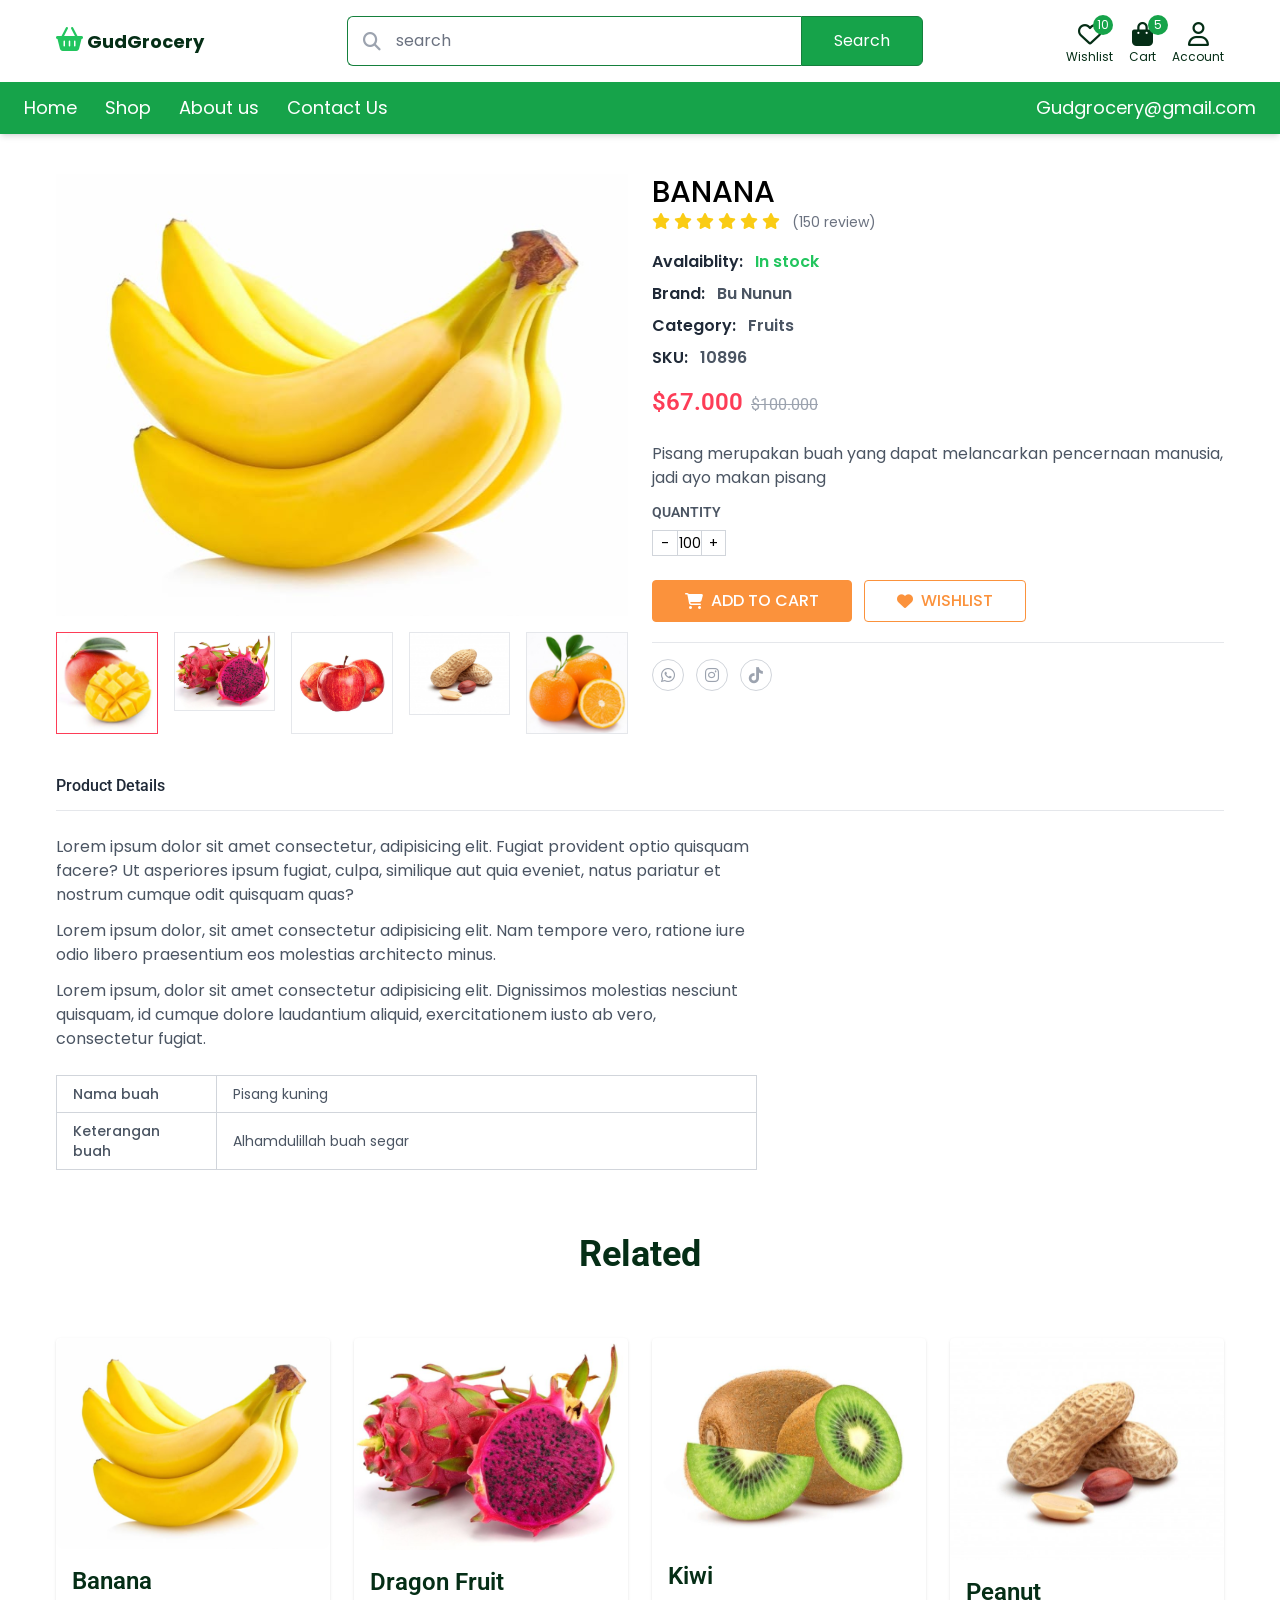
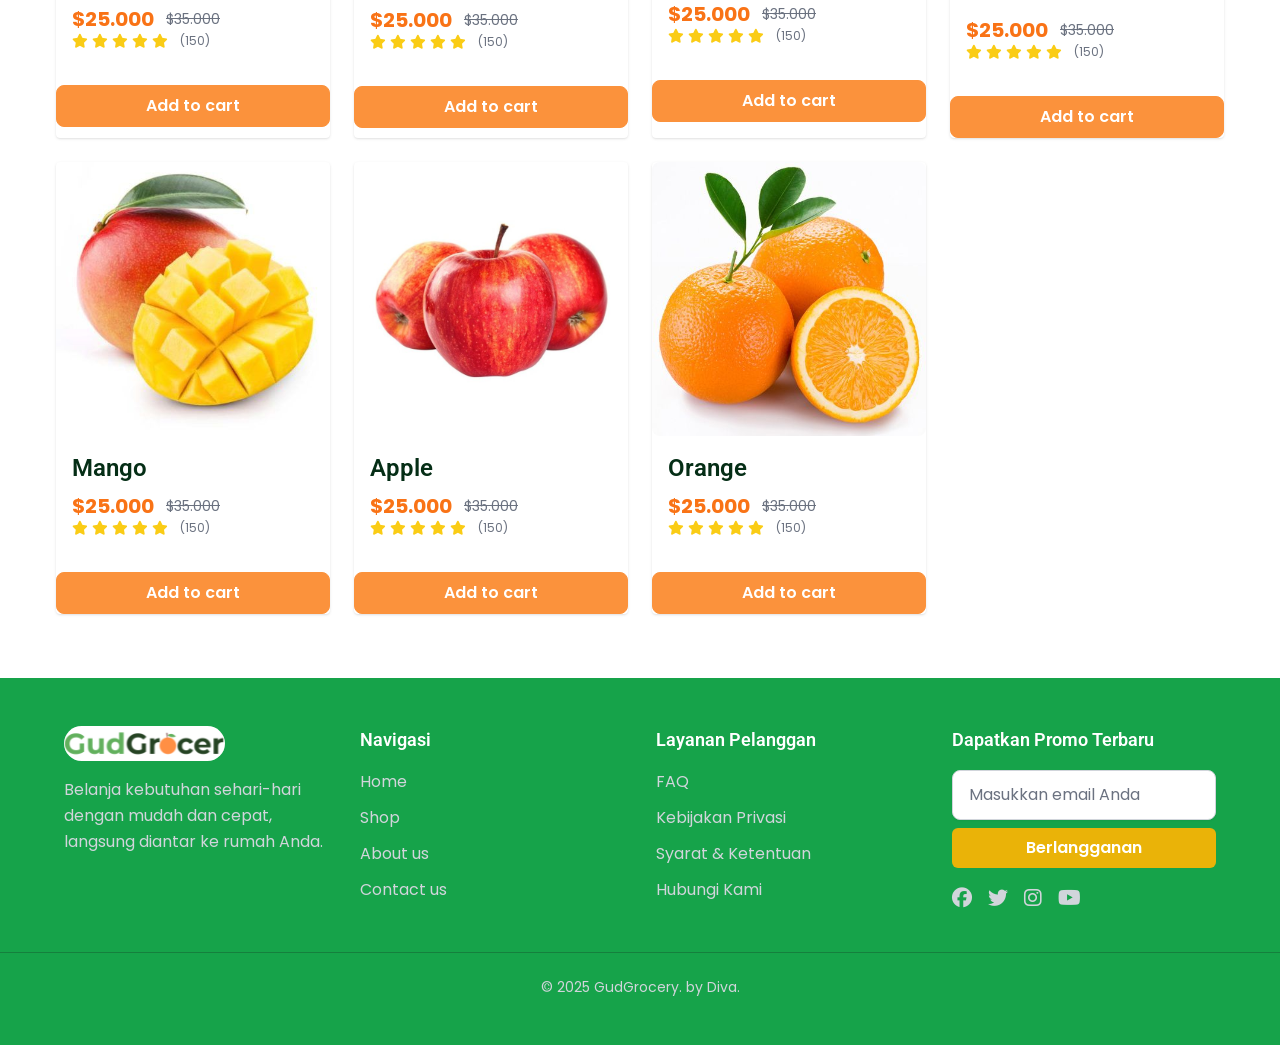
<file: src/view.html>
<!DOCTYPE html>
<html lang="en">

<head>
    <meta charset="UTF-8">
    <meta name="viewport" content="width=device-width, initial-scale=1.0">
    <title>GudGrocer</title>
    <!-- css -->
    <link rel="stylesheet" href="../css/output.css">
    <!-- font -->
    <link href="https://fonts.googleapis.com/css2?family=Roboto:ital,wght@0,100..900;1,100..900&display=swap"
        rel="stylesheet">
    <link
        href="https://fonts.googleapis.com/css2?family=Poppins:ital,wght@0,100;0,200;0,300;0,400;0,500;0,600;0,700;0,800;0,900;1,100;1,200;1,300;1,400;1,500;1,600;1,700;1,800;1,900&display=swap"
        rel="stylesheet">
    <!-- font awesome -->
    <link rel="stylesheet" href="https://cdnjs.cloudflare.com/ajax/libs/font-awesome/6.7.2/css/all.min.css"
        integrity="sha512-Evv84Mr4kqVGRNSgIGL/F/aIDqQb7xQ2vcrdIwxfjThSH8CSR7PBEakCr51Ck+w+/U6swU2Im1vVX0SVk9ABhg=="
        crossorigin="anonymous" referrerpolicy="no-referrer" />
</head>

<body>
    <!-- header -->
    <header class="py-4 bg-white shadow-md">
        <div class="container flex items-center justify-between">
            <!-- logo -->
            <a href="">
                <i class="fas fa-shopping-basket text-green-500 text-2xl"></i>
                <span class="text-lg font-bold text-green-950">GudGrocery</span>
            </a>
            <!-- search bar -->
            <div class="w-full max-w-xl flex relative text-gray-400">
                <span class="absolute left-4 text-lg top-3">
                    <i class="fa-solid fa-magnifying-glass"></i>
                </span>
                <input type="text" placeholder="search"
                    class="w-full border border-green-700 border-r-0 rounded-l-md pl-12 py-3 pr-3 focus:outline-0">
                <button class="bg-green-600 border border-green-700 text-white px-8 rounded-r-md">Search</button>
            </div>


            <!-- icon -->
            <div class="items-center flex space-x-4">
                <a href="" class="text-center text-green-950 hover:text-green-600 transition relative">
                    <div class="text-2xl">
                        <i class="far fa-heart"></i>
                    </div>

                    <div class="text-xs leading-3">Wishlist</div>
                    <span
                        class="absolute right-0 -top-1 bg-green-600 w-5 h-5 rounded-full flex items-center justify-center text-white text-xs">10</span>
                </a>

                <a href="" class="text-center text-green-950 hover:text-green-600 transition relative">
                    <div class="text-2xl">
                        <i class="fa-solid fa-bag-shopping"></i>
                    </div>

                    <div class="text-xs leading-3">Cart</div>
                    <span
                        class="absolute -right-3 -top-1 bg-green-600 w-5 h-5 rounded-full flex items-center justify-center text-white text-xs">5</span>
                </a>

                <a href="register.html" class="text-center text-green-950 hover:text-green-600 transition relative">
                    <div class="text-2xl">
                        <i class="fa-regular fa-user"></i>
                    </div>

                    <div class="text-xs leading-3">Account</div>
                </a>
            </div>
        </div>
    </header>
    <!-- end header -->

    <!-- Navbar -->
    <nav class="bg-green-600 shadow-md py-3 px-6">
        <div class="flex justify-between items-center">

            <!-- Menu Items -->
            <div class="space-x-6 text-white">
                <a href="#" class="text-lg hover:text-green-950 transition">Home</a>
                <a href="shop.html" class="text-lg hover:text-green-950 transition">Shop</a>
                <a href="about-us.html" class="text-lg hover:text-green-950 transition">About us</a>
                <a href="#" class="text-lg hover:text-green-950 transition">Contact Us</a>
            </div>

            <div>
                <p class="text-lg text-white hover:text-green-950 transition">Gudgrocery@gmail.com</p>
            </div>

        </div>
    </nav>
    <!-- End Navbar -->


    <!-- product view -->
    <div class="container grid grid-cols-2 gap-6 pt-10">
        <!-- image of product -->
        <div>
            <img src="../assets/banana.svg" alt="" class="w-full">

            <div class="grid grid-cols-5 gap-4 mt-4">
                <img src="../assets/mango.svg" alt="" class="w-full cursor-pointer border border-primary">
                <img src="../assets/naga.svg" alt="" class="w-full cursor-pointer border ">
                <img src="../assets/Apple.svg" alt="" class="w-full cursor-pointer border ">
                <img src="../assets/nuts.svg" alt="" class="w-full cursor-pointer border ">
                <img src="../assets/orange.svg" alt="" class="w-full cursor-pointer border ">
            </div>
        </div>
        <!-- end image of product -->

        <!-- product view content -->
        <div>
            <h class="text-3xl font-medium uppercase">Banana</h>

            <div class="flex items-center mb-4">
                <div class="text-yellow-400 flex gap-1">
                    <span>
                        <i class="fa-solid fa-star"></i>
                    </span>
                    <span>
                        <i class="fa-solid fa-star"></i>
                    </span>
                    <span>
                        <i class="fa-solid fa-star"></i>
                    </span>
                    <span>
                        <i class="fa-solid fa-star"></i>
                    </span>
                    <span>
                        <i class="fa-solid fa-star"></i>
                    </span>
                    <span>
                        <i class="fa-solid fa-star"></i>
                    </span>
                </div>

                <div class="text-sm text-gray-500 ml-3">
                    (150 review)
                </div>
            </div>

            <div class="space-y-2">
                <p class="text-gray-800 font-semibold space-x-2">
                    <span>Avalaiblity:</span>
                    <span class="text-green-500">In stock</span>
                </p>

                <p class="text-gray-800 font-semibold space-x-2">
                    <span>Brand:</span>
                    <span class="text-gray-600">Bu Nunun</span>
                </p>

                <p class="text-gray-800 font-semibold space-x-2">
                    <span>Category:</span>
                    <span class="text-gray-600">Fruits</span>
                </p>

                <p class="text-gray-800 font-semibold space-x-2">
                    <span>SKU:</span>
                    <span class="text-gray-600">10896</span>
                </p>
            </div>

            <!-- price -->
            <div class="flex items-baseline mb-1 space-x-2 font-roboto mt-4">
                <p class="text-2xl text-primary font-semibold">$67.000</p>
                <p class="text-base text-gray-400 line-through">$100.000</p>
            </div>

            <!-- desc -->
            <div>
                <p class="mt-6 text-gray-600">Pisang merupakan buah yang dapat melancarkan pencernaan manusia, jadi ayo
                    makan pisang</p>
            </div>

            <!-- quantity -->
            <div class="mt-3">
                <h3 class="text-sm text-gray-600 uppercase font-semibold mb-2">Quantity</h3>

                <div class="flex border border-gray-300 divide-x divide-gray-300 w-max">
                    <div class="h-6 w-6 text-sm flex items-center justify-center cursor-pointer select-none">-</div>
                    <div class="h-6 w-6 text-sm flex items-center justify-center">100</div>
                    <div class="h-6 w-6 text-sm flex items-center justify-center cursor-pointer select-none">+</div>
                </div>
            </div>
            <!-- end quantity -->

            <!-- cart button -->
            <div class="flex mt-6 gap-3 border-b border-gray-200 pb-5">
                <a href="checkout.html" class="bg-orange-400 border border-orange-400 text-white px-8 py-2 font-medium rounded uppercase flex items-center gap-2
                hover:bg-transparent hover:text-orange-400 transition">
                    <i class="fa-solid fa-cart-shopping"></i> add to cart
                </a>

                <a href="#" class="bg-transparent border border-orange-400 text-orange-400 px-8 py-2 font-medium rounded uppercase flex items-center gap-2
                hover:bg-orange-400 hover:text-white transition">
                    <i class="fa-solid fa-heart"></i> Wishlist
                </a>

            </div>
            <!-- end cart button -->

            <!-- social share -->
            <div class="flex gap-3 mt-4">
                <a href="#"
                    class="text-gray-400 hover:text-gray-500 h-8 w-8 rounded-full border border-gray-300 flex items-center justify-center"><i
                        class="fa-brands fa-whatsapp"></i></a>
                <a href="#"
                    class="text-gray-400 hover:text-gray-500 h-8 w-8 rounded-full border border-gray-300 flex items-center justify-center"><i
                        class="fa-brands fa-instagram"></i></a>
                <a href="#"
                    class="text-gray-400 hover:text-gray-500 h-8 w-8 rounded-full border border-gray-300 flex items-center justify-center"><i
                        class="fa-brands fa-tiktok"></i></a>
            </div>
            <!-- end social share -->

        </div>
        <!-- end product view content -->


    </div>
    <!-- end product view -->

    <!-- detail pruduct -->
    <div class="container pb-16 pt-10">
        <h3 class="border-b border-gray-200 font-roboto text-gray-800 pb-3 font-medium">Product Details</h3>

        <!-- desc -->
        <div class="w-3/5 pt-6">
            <div class="space-y-3 text-gray-600">
                <p>Lorem ipsum dolor sit amet consectetur, adipisicing elit. Fugiat provident optio quisquam facere? Ut
                    asperiores ipsum fugiat, culpa, similique aut quia eveniet, natus pariatur et nostrum cumque odit
                    quisquam quas?

                </p>

                <p>
                    Lorem ipsum dolor, sit amet consectetur adipisicing elit. Nam tempore vero, ratione iure odio libero
                    praesentium eos molestias architecto minus.
                </p>

                <p>
                    Lorem ipsum, dolor sit amet consectetur adipisicing elit. Dignissimos molestias nesciunt quisquam,
                    id cumque dolore laudantium aliquid, exercitationem iusto ab vero, consectetur fugiat.
                </p>
            </div>

            <!-- table -->
            <table class="table-auto border-collapse w-full text-left text-gray-600 text-sm mt-6">
                <tr>
                    <th class="border border-gray-300 py-2 px-4 w-40 font-medium">Nama buah</th>
                    <td class="border border-gray-300 py-2 px-4">Pisang kuning</td>
                </tr>

                <tr>
                    <th class="border border-gray-300 py-2 px-4 w-40 font-medium">Keterangan buah</th>
                    <td class="border border-gray-300 py-2 px-4">Alhamdulillah buah segar</td>
                </tr>
            </table>
            <!-- end table -->
        </div>
    </div>
    <!-- end detail pruduct -->

    <!-- prduct wrapper -->
    <div class="container pb-16">
        <h2 class="text-4xl font-bold text-center text-green-950 mb-16">Related</h2>
        <!-- product grid -->
        <div class="grid grid-cols-4 gap-6">

            <!-- single product -->
            <div class="bg-white shadow rounded group">
                <!-- image -->
                <div
                    class="relative cursor-pointer bg-white rounded-lg overflow-hidden transform transition duration-300 ease-in-out">
                    <img src="../assets/banana.svg" alt="" class="w-full">
                    <div
                        class="absolute inset-0 bg-black bg-opacity-40 flex items-center justify-center gap-2 opacity-0 group-hover:opacity-100 transition">
                        <a href="view.html" class="text-white text-lg w-9 h-9 bg-green-600 rounded-full flex justify-center items-center
                    hover:bg-green-950 transition">
                            <i class="fa-solid fa-magnifying-glass"></i>
                        </a>
                        <a href="#" class="text-white text-lg w-9 h-9 bg-green-600 rounded-full flex justify-center items-center
                    hover:bg-green-950 transition">
                            <i class="fa-regular fa-heart"></i>
                        </a>
                    </div>
                </div>
                <!-- end image -->

                <!-- desc product -->
                <div class="pt-4 pb-3 px-4">
                    <!-- name product -->
                    <h3 class="text-2xl font-semibold text-green-950 hover:opacity-70 cursor-pointer">Banana</h3>

                    <!-- price -->
                    <div class="flex items-center space-x-3 mt-2">
                        <span class="text-xl font-bold text-orange-500">$25.000</span>
                        <span class="text-sm text-gray-500 line-through">$35.000</span>
                    </div>
                    <!-- end price -->

                    <!-- rating -->
                    <div class="flex items-center">
                        <!-- rating bintang -->
                        <div class="flex gap-1 text-sm text-yellow-400">
                            <i class="fa-solid fa-star"></i>
                            <i class="fa-solid fa-star"></i>
                            <i class="fa-solid fa-star"></i>
                            <i class="fa-solid fa-star"></i>
                            <i class="fa-solid fa-star"></i>
                        </div>
                        <!-- rating angka -->
                        <div class="text-xs text-gray-500 ml-3">(150)</div>
                    </div>
                </div>
                <!-- end desc product -->

                <!-- button buy -->
                <a href="#"
                    class="mt-6 block w-full py-2 bg-orange-400 text-white text-center rounded-lg font-semibold transition-all duration-300 transform border border-orange-400 hover:bg-transparent hover:text-orange-400 hover:shadow-xl hover:rotate-2 hover:scale-105 hover:translate-y-1">
                    Add to cart
                </a>
            </div>
            <!-- end single product -->


            <!-- single product -->
            <div class="bg-white shadow rounded group">
                <!-- image -->
                <div
                    class="relative cursor-pointer bg-white rounded-lg overflow-hidden transform transition duration-300 ease-in-out">
                    <img src="../assets/naga.svg" alt="" class="w-full">
                    <div
                        class="absolute inset-0 bg-black bg-opacity-40 flex items-center justify-center gap-2 opacity-0 group-hover:opacity-100 transition">
                        <a href="view.html" class="text-white text-lg w-9 h-9 bg-green-600 rounded-full flex justify-center items-center
                    hover:bg-green-950 transition">
                            <i class="fa-solid fa-magnifying-glass"></i>
                        </a>
                        <a href="#" class="text-white text-lg w-9 h-9 bg-green-600 rounded-full flex justify-center items-center
                    hover:bg-green-950 transition">
                            <i class="fa-regular fa-heart"></i>
                        </a>
                    </div>
                </div>
                <!-- end image -->

                <!-- desc product -->
                <div class="pt-4 pb-3 px-4">
                    <!-- name product -->
                    <h3 class="text-2xl font-semibold text-green-950 hover:opacity-70 cursor-pointer">Dragon Fruit</h3>

                    <!-- price -->
                    <div class="flex items-center space-x-3 mt-2">
                        <span class="text-xl font-bold text-orange-500">$25.000</span>
                        <span class="text-sm text-gray-500 line-through">$35.000</span>
                    </div>
                    <!-- end price -->

                    <!-- rating -->
                    <div class="flex items-center">
                        <!-- rating bintang -->
                        <div class="flex gap-1 text-sm text-yellow-400">
                            <i class="fa-solid fa-star"></i>
                            <i class="fa-solid fa-star"></i>
                            <i class="fa-solid fa-star"></i>
                            <i class="fa-solid fa-star"></i>
                            <i class="fa-solid fa-star"></i>
                        </div>
                        <!-- rating angka -->
                        <div class="text-xs text-gray-500 ml-3">(150)</div>
                    </div>
                </div>
                <!-- end desc product -->

                <!-- button buy -->
                <a href="#"
                    class="mt-6 block w-full py-2 bg-orange-400 text-white text-center rounded-lg font-semibold transition-all duration-300 transform border border-orange-400 hover:bg-transparent hover:text-orange-400 hover:shadow-xl hover:rotate-2 hover:scale-105 hover:translate-y-1">
                    Add to cart
                </a>
            </div>
            <!-- end single product -->


            <!-- single product -->
            <div class="bg-white shadow rounded group">
                <!-- image -->
                <div
                    class="relative cursor-pointer bg-white rounded-lg overflow-hidden transform transition duration-300 ease-in-out">
                    <img src="../assets/kiwkiwi.svg" alt="" class="w-full">
                    <div
                        class="absolute inset-0 bg-black bg-opacity-40 flex items-center justify-center gap-2 opacity-0 group-hover:opacity-100 transition">
                        <a href="view.html" class="text-white text-lg w-9 h-9 bg-green-600 rounded-full flex justify-center items-center
                    hover:bg-green-950 transition">
                            <i class="fa-solid fa-magnifying-glass"></i>
                        </a>
                        <a href="#" class="text-white text-lg w-9 h-9 bg-green-600 rounded-full flex justify-center items-center
                    hover:bg-green-950 transition">
                            <i class="fa-regular fa-heart"></i>
                        </a>
                    </div>
                </div>
                <!-- end image -->

                <!-- desc product -->
                <div class="pt-4 pb-3 px-4">
                    <!-- name product -->
                    <h3 class="text-2xl font-semibold text-green-950 hover:opacity-70 cursor-pointer">Kiwi</h3>

                    <!-- price -->
                    <div class="flex items-center space-x-3 mt-2">
                        <span class="text-xl font-bold text-orange-500">$25.000</span>
                        <span class="text-sm text-gray-500 line-through">$35.000</span>
                    </div>
                    <!-- end price -->

                    <!-- rating -->
                    <div class="flex items-center">
                        <!-- rating bintang -->
                        <div class="flex gap-1 text-sm text-yellow-400">
                            <i class="fa-solid fa-star"></i>
                            <i class="fa-solid fa-star"></i>
                            <i class="fa-solid fa-star"></i>
                            <i class="fa-solid fa-star"></i>
                            <i class="fa-solid fa-star"></i>
                        </div>
                        <!-- rating angka -->
                        <div class="text-xs text-gray-500 ml-3">(150)</div>
                    </div>
                </div>
                <!-- end desc product -->

                <!-- button buy -->
                <a href="#"
                    class="mt-6 block w-full py-2 bg-orange-400 text-white text-center rounded-lg font-semibold transition-all duration-300 transform border border-orange-400 hover:bg-transparent hover:text-orange-400 hover:shadow-xl hover:rotate-2 hover:scale-105 hover:translate-y-1">
                    Add to cart
                </a>
            </div>
            <!-- end single product -->


            <!-- single product -->
            <div class="bg-white shadow rounded group">
                <!-- image -->
                <div
                    class="relative cursor-pointer bg-white rounded-lg overflow-hidden transform transition duration-300 ease-in-out">
                    <img src="../assets/nuts.svg" alt="" class="w-full">
                    <div
                        class="absolute inset-0 bg-black bg-opacity-40 flex items-center justify-center gap-2 opacity-0 group-hover:opacity-100 transition">
                        <a href="view.html" class="text-white text-lg w-9 h-9 bg-green-600 rounded-full flex justify-center items-center
                    hover:bg-green-950 transition">
                            <i class="fa-solid fa-magnifying-glass"></i>
                        </a>
                        <a href="#" class="text-white text-lg w-9 h-9 bg-green-600 rounded-full flex justify-center items-center
                    hover:bg-green-950 transition">
                            <i class="fa-regular fa-heart"></i>
                        </a>
                    </div>
                </div>
                <!-- end image -->

                <!-- desc product -->
                <div class="pt-4 pb-3 px-4">
                    <!-- name product -->
                    <h3 class="text-2xl font-semibold text-green-950 hover:opacity-70 cursor-pointer">Peanut</h3>

                    <!-- price -->
                    <div class="flex items-center space-x-3 mt-2">
                        <span class="text-xl font-bold text-orange-500">$25.000</span>
                        <span class="text-sm text-gray-500 line-through">$35.000</span>
                    </div>
                    <!-- end price -->

                    <!-- rating -->
                    <div class="flex items-center">
                        <!-- rating bintang -->
                        <div class="flex gap-1 text-sm text-yellow-400">
                            <i class="fa-solid fa-star"></i>
                            <i class="fa-solid fa-star"></i>
                            <i class="fa-solid fa-star"></i>
                            <i class="fa-solid fa-star"></i>
                            <i class="fa-solid fa-star"></i>
                        </div>
                        <!-- rating angka -->
                        <div class="text-xs text-gray-500 ml-3">(150)</div>
                    </div>
                </div>
                <!-- end desc product -->

                <!-- button buy -->
                <a href="#"
                    class="mt-6 block w-full py-2 bg-orange-400 text-white text-center rounded-lg font-semibold transition-all duration-300 transform border border-orange-400 hover:bg-transparent hover:text-orange-400 hover:shadow-xl hover:rotate-2 hover:scale-105 hover:translate-y-1">
                    Add to cart
                </a>
            </div>
            <!-- end single product -->


            <!-- single product -->
            <div class="bg-white shadow rounded group">
                <!-- image -->
                <div
                    class="relative cursor-pointer bg-white rounded-lg overflow-hidden transform transition duration-300 ease-in-out">
                    <img src="../assets/mango.svg" alt="" class="w-full">
                    <div
                        class="absolute inset-0 bg-black bg-opacity-40 flex items-center justify-center gap-2 opacity-0 group-hover:opacity-100 transition">
                        <a href="view.html" class="text-white text-lg w-9 h-9 bg-green-600 rounded-full flex justify-center items-center
                    hover:bg-green-950 transition">
                            <i class="fa-solid fa-magnifying-glass"></i>
                        </a>
                        <a href="#" class="text-white text-lg w-9 h-9 bg-green-600 rounded-full flex justify-center items-center
                    hover:bg-green-950 transition">
                            <i class="fa-regular fa-heart"></i>
                        </a>
                    </div>
                </div>
                <!-- end image -->

                <!-- desc product -->
                <div class="pt-4 pb-3 px-4">
                    <!-- name product -->
                    <h3 class="text-2xl font-semibold text-green-950 hover:opacity-70 cursor-pointer">Mango</h3>

                    <!-- price -->
                    <div class="flex items-center space-x-3 mt-2">
                        <span class="text-xl font-bold text-orange-500">$25.000</span>
                        <span class="text-sm text-gray-500 line-through">$35.000</span>
                    </div>
                    <!-- end price -->

                    <!-- rating -->
                    <div class="flex items-center">
                        <!-- rating bintang -->
                        <div class="flex gap-1 text-sm text-yellow-400">
                            <i class="fa-solid fa-star"></i>
                            <i class="fa-solid fa-star"></i>
                            <i class="fa-solid fa-star"></i>
                            <i class="fa-solid fa-star"></i>
                            <i class="fa-solid fa-star"></i>
                        </div>
                        <!-- rating angka -->
                        <div class="text-xs text-gray-500 ml-3">(150)</div>
                    </div>
                </div>
                <!-- end desc product -->

                <!-- button buy -->
                <a href="#"
                    class="mt-6 block w-full py-2 bg-orange-400 text-white text-center rounded-lg font-semibold transition-all duration-300 transform border border-orange-400 hover:bg-transparent hover:text-orange-400 hover:shadow-xl hover:rotate-2 hover:scale-105 hover:translate-y-1">
                    Add to cart
                </a>
            </div>
            <!-- end single product -->


            <!-- single product -->
            <div class="bg-white shadow rounded group">
                <!-- image -->
                <div
                    class="relative cursor-pointer bg-white rounded-lg overflow-hidden transform transition duration-300 ease-in-out">
                    <img src="../assets/Apple.svg" alt="" class="w-full">
                    <div
                        class="absolute inset-0 bg-black bg-opacity-40 flex items-center justify-center gap-2 opacity-0 group-hover:opacity-100 transition">
                        <a href="view.html" class="text-white text-lg w-9 h-9 bg-green-600 rounded-full flex justify-center items-center
                    hover:bg-green-950 transition">
                            <i class="fa-solid fa-magnifying-glass"></i>
                        </a>
                        <a href="#" class="text-white text-lg w-9 h-9 bg-green-600 rounded-full flex justify-center items-center
                    hover:bg-green-950 transition">
                            <i class="fa-regular fa-heart"></i>
                        </a>
                    </div>
                </div>
                <!-- end image -->

                <!-- desc product -->
                <div class="pt-4 pb-3 px-4">
                    <!-- name product -->
                    <h3 class="text-2xl font-semibold text-green-950 hover:opacity-70 cursor-pointer">Apple</h3>

                    <!-- price -->
                    <div class="flex items-center space-x-3 mt-2">
                        <span class="text-xl font-bold text-orange-500">$25.000</span>
                        <span class="text-sm text-gray-500 line-through">$35.000</span>
                    </div>
                    <!-- end price -->

                    <!-- rating -->
                    <div class="flex items-center">
                        <!-- rating bintang -->
                        <div class="flex gap-1 text-sm text-yellow-400">
                            <i class="fa-solid fa-star"></i>
                            <i class="fa-solid fa-star"></i>
                            <i class="fa-solid fa-star"></i>
                            <i class="fa-solid fa-star"></i>
                            <i class="fa-solid fa-star"></i>
                        </div>
                        <!-- rating angka -->
                        <div class="text-xs text-gray-500 ml-3">(150)</div>
                    </div>
                </div>
                <!-- end desc product -->

                <!-- button buy -->
                <a href="#"
                    class="mt-6 block w-full py-2 bg-orange-400 text-white text-center rounded-lg font-semibold transition-all duration-300 transform border border-orange-400 hover:bg-transparent hover:text-orange-400 hover:shadow-xl hover:rotate-2 hover:scale-105 hover:translate-y-1">
                    Add to cart
                </a>
            </div>
            <!-- end single product -->


            <!-- single product -->
            <div class="bg-white shadow rounded group">
                <!-- image -->
                <div
                    class="relative cursor-pointer bg-white rounded-lg overflow-hidden transform transition duration-300 ease-in-out">
                    <img src="../assets/orange.svg" alt="" class="w-full">
                    <div
                        class="absolute inset-0 bg-black bg-opacity-40 flex items-center justify-center gap-2 opacity-0 group-hover:opacity-100 transition">
                        <a href="view.html" class="text-white text-lg w-9 h-9 bg-green-600 rounded-full flex justify-center items-center
                    hover:bg-green-950 transition">
                            <i class="fa-solid fa-magnifying-glass"></i>
                        </a>
                        <a href="#" class="text-white text-lg w-9 h-9 bg-green-600 rounded-full flex justify-center items-center
                    hover:bg-green-950 transition">
                            <i class="fa-regular fa-heart"></i>
                        </a>
                    </div>
                </div>
                <!-- end image -->

                <!-- desc product -->
                <div class="pt-4 pb-3 px-4">
                    <!-- name product -->
                    <h3 class="text-2xl font-semibold text-green-950 hover:opacity-70 cursor-pointer">Orange</h3>

                    <!-- price -->
                    <div class="flex items-center space-x-3 mt-2">
                        <span class="text-xl font-bold text-orange-500">$25.000</span>
                        <span class="text-sm text-gray-500 line-through">$35.000</span>
                    </div>
                    <!-- end price -->

                    <!-- rating -->
                    <div class="flex items-center">
                        <!-- rating bintang -->
                        <div class="flex gap-1 text-sm text-yellow-400">
                            <i class="fa-solid fa-star"></i>
                            <i class="fa-solid fa-star"></i>
                            <i class="fa-solid fa-star"></i>
                            <i class="fa-solid fa-star"></i>
                            <i class="fa-solid fa-star"></i>
                        </div>
                        <!-- rating angka -->
                        <div class="text-xs text-gray-500 ml-3">(150)</div>
                    </div>
                </div>
                <!-- end desc product -->

                <!-- button buy -->
                <a href="#"
                    class="mt-6 block w-full py-2 bg-orange-400 text-white text-center rounded-lg font-semibold transition-all duration-300 transform border border-orange-400 hover:bg-transparent hover:text-orange-400 hover:shadow-xl hover:rotate-2 hover:scale-105 hover:translate-y-1">
                    Add to cart
                </a>
            </div>
            <!-- end single product -->


        </div>
        <!-- end product grid -->
    </div>
    <!-- end product wrapper -->

    <!-- footer -->
    <footer class="bg-green-600 text-white py-12">
        <div class="container mx-auto px-6 grid grid-cols-1 md:grid-cols-4 gap-8">
            <!-- Company Info -->
            <div>
                <img src="../assets/new-logo (1).svg" class="bg-white rounded-full" alt="">
                <p class="text-gray-300 mt-4 leading-relaxed">Belanja kebutuhan sehari-hari dengan mudah dan cepat,
                    langsung diantar ke rumah Anda.</p>
            </div>

            <!-- Quick Links -->
            <div>
                <h2 class="text-lg font-semibold">Navigasi</h2>
                <ul class="mt-4 space-y-3">
                    <li><a href="#" class="text-gray-300 hover:text-white transition duration-300">Home</a></li>
                    <li><a href="#" class="text-gray-300 hover:text-white transition duration-300">Shop</a></li>
                    <li><a href="#" class="text-gray-300 hover:text-white transition duration-300">About us</a></li>
                    <li><a href="#" class="text-gray-300 hover:text-white transition duration-300">Contact us</a></li>
                </ul>
            </div>

            <!-- Customer Support -->
            <div>
                <h2 class="text-lg font-semibold">Layanan Pelanggan</h2>
                <ul class="mt-4 space-y-3">
                    <li><a href="#" class="text-gray-300 hover:text-white transition duration-300">FAQ</a></li>
                    <li><a href="#" class="text-gray-300 hover:text-white transition duration-300">Kebijakan Privasi</a>
                    </li>
                    <li><a href="#" class="text-gray-300 hover:text-white transition duration-300">Syarat &
                            Ketentuan</a></li>
                    <li><a href="#" class="text-gray-300 hover:text-white transition duration-300">Hubungi Kami</a></li>
                </ul>
            </div>

            <!-- Newsletter & Social Media -->
            <div>
                <h2 class="text-lg font-semibold">Dapatkan Promo Terbaru</h2>
                <form class="mt-4">
                    <input type="email" placeholder="Masukkan email Anda"
                        class="w-full px-4 py-3 bg-white text-gray-800 border border-gray-300 rounded-lg focus:outline-none focus:ring-2 focus:ring-green-500 shadow-sm transition duration-300">
                    <button type="submit"
                        class="mt-2 w-full bg-yellow-500 hover:bg-yellow-600 text-white font-semibold py-2 rounded-md transition duration-300">Berlangganan</button>
                </form>
                <div class="mt-4 flex space-x-4">
                    <a href="#" class="text-gray-300 hover:text-white transition duration-300 text-xl"><i
                            class="fab fa-facebook"></i></a>
                    <a href="#" class="text-gray-300 hover:text-white transition duration-300 text-xl"><i
                            class="fab fa-twitter"></i></a>
                    <a href="#" class="text-gray-300 hover:text-white transition duration-300 text-xl"><i
                            class="fab fa-instagram"></i></a>
                    <a href="#" class="text-gray-300 hover:text-white transition duration-300 text-xl"><i
                            class="fab fa-youtube"></i></a>
                </div>
            </div>
        </div>

        <div class="border-t border-green-700 mt-10 pt-6 text-center text-gray-300 text-sm">© 2025 GudGrocery. by Diva.
        </div>
    </footer>
    <!-- end footer -->

</body>

</html>
</file>
<file: css/output.css>
*, ::before, ::after {
  --tw-border-spacing-x: 0;
  --tw-border-spacing-y: 0;
  --tw-translate-x: 0;
  --tw-translate-y: 0;
  --tw-rotate: 0;
  --tw-skew-x: 0;
  --tw-skew-y: 0;
  --tw-scale-x: 1;
  --tw-scale-y: 1;
  --tw-pan-x:  ;
  --tw-pan-y:  ;
  --tw-pinch-zoom:  ;
  --tw-scroll-snap-strictness: proximity;
  --tw-gradient-from-position:  ;
  --tw-gradient-via-position:  ;
  --tw-gradient-to-position:  ;
  --tw-ordinal:  ;
  --tw-slashed-zero:  ;
  --tw-numeric-figure:  ;
  --tw-numeric-spacing:  ;
  --tw-numeric-fraction:  ;
  --tw-ring-inset:  ;
  --tw-ring-offset-width: 0px;
  --tw-ring-offset-color: #fff;
  --tw-ring-color: rgb(59 130 246 / 0.5);
  --tw-ring-offset-shadow: 0 0 #0000;
  --tw-ring-shadow: 0 0 #0000;
  --tw-shadow: 0 0 #0000;
  --tw-shadow-colored: 0 0 #0000;
  --tw-blur:  ;
  --tw-brightness:  ;
  --tw-contrast:  ;
  --tw-grayscale:  ;
  --tw-hue-rotate:  ;
  --tw-invert:  ;
  --tw-saturate:  ;
  --tw-sepia:  ;
  --tw-drop-shadow:  ;
  --tw-backdrop-blur:  ;
  --tw-backdrop-brightness:  ;
  --tw-backdrop-contrast:  ;
  --tw-backdrop-grayscale:  ;
  --tw-backdrop-hue-rotate:  ;
  --tw-backdrop-invert:  ;
  --tw-backdrop-opacity:  ;
  --tw-backdrop-saturate:  ;
  --tw-backdrop-sepia:  ;
  --tw-contain-size:  ;
  --tw-contain-layout:  ;
  --tw-contain-paint:  ;
  --tw-contain-style:  ;
}

::backdrop {
  --tw-border-spacing-x: 0;
  --tw-border-spacing-y: 0;
  --tw-translate-x: 0;
  --tw-translate-y: 0;
  --tw-rotate: 0;
  --tw-skew-x: 0;
  --tw-skew-y: 0;
  --tw-scale-x: 1;
  --tw-scale-y: 1;
  --tw-pan-x:  ;
  --tw-pan-y:  ;
  --tw-pinch-zoom:  ;
  --tw-scroll-snap-strictness: proximity;
  --tw-gradient-from-position:  ;
  --tw-gradient-via-position:  ;
  --tw-gradient-to-position:  ;
  --tw-ordinal:  ;
  --tw-slashed-zero:  ;
  --tw-numeric-figure:  ;
  --tw-numeric-spacing:  ;
  --tw-numeric-fraction:  ;
  --tw-ring-inset:  ;
  --tw-ring-offset-width: 0px;
  --tw-ring-offset-color: #fff;
  --tw-ring-color: rgb(59 130 246 / 0.5);
  --tw-ring-offset-shadow: 0 0 #0000;
  --tw-ring-shadow: 0 0 #0000;
  --tw-shadow: 0 0 #0000;
  --tw-shadow-colored: 0 0 #0000;
  --tw-blur:  ;
  --tw-brightness:  ;
  --tw-contrast:  ;
  --tw-grayscale:  ;
  --tw-hue-rotate:  ;
  --tw-invert:  ;
  --tw-saturate:  ;
  --tw-sepia:  ;
  --tw-drop-shadow:  ;
  --tw-backdrop-blur:  ;
  --tw-backdrop-brightness:  ;
  --tw-backdrop-contrast:  ;
  --tw-backdrop-grayscale:  ;
  --tw-backdrop-hue-rotate:  ;
  --tw-backdrop-invert:  ;
  --tw-backdrop-opacity:  ;
  --tw-backdrop-saturate:  ;
  --tw-backdrop-sepia:  ;
  --tw-contain-size:  ;
  --tw-contain-layout:  ;
  --tw-contain-paint:  ;
  --tw-contain-style:  ;
}

/*
! tailwindcss v3.4.17 | MIT License | https://tailwindcss.com
*/

/*
1. Prevent padding and border from affecting element width. (https://github.com/mozdevs/cssremedy/issues/4)
2. Allow adding a border to an element by just adding a border-width. (https://github.com/tailwindcss/tailwindcss/pull/116)
*/

*,
::before,
::after {
  box-sizing: border-box;
  /* 1 */
  border-width: 0;
  /* 2 */
  border-style: solid;
  /* 2 */
  border-color: #e5e7eb;
  /* 2 */
}

::before,
::after {
  --tw-content: '';
}

/*
1. Use a consistent sensible line-height in all browsers.
2. Prevent adjustments of font size after orientation changes in iOS.
3. Use a more readable tab size.
4. Use the user's configured `sans` font-family by default.
5. Use the user's configured `sans` font-feature-settings by default.
6. Use the user's configured `sans` font-variation-settings by default.
7. Disable tap highlights on iOS
*/

html,
:host {
  line-height: 1.5;
  /* 1 */
  -webkit-text-size-adjust: 100%;
  /* 2 */
  -moz-tab-size: 4;
  /* 3 */
  -o-tab-size: 4;
     tab-size: 4;
  /* 3 */
  font-family: ui-sans-serif, system-ui, sans-serif, "Apple Color Emoji", "Segoe UI Emoji", "Segoe UI Symbol", "Noto Color Emoji";
  /* 4 */
  font-feature-settings: normal;
  /* 5 */
  font-variation-settings: normal;
  /* 6 */
  -webkit-tap-highlight-color: transparent;
  /* 7 */
}

/*
1. Remove the margin in all browsers.
2. Inherit line-height from `html` so users can set them as a class directly on the `html` element.
*/

body {
  margin: 0;
  /* 1 */
  line-height: inherit;
  /* 2 */
}

/*
1. Add the correct height in Firefox.
2. Correct the inheritance of border color in Firefox. (https://bugzilla.mozilla.org/show_bug.cgi?id=190655)
3. Ensure horizontal rules are visible by default.
*/

hr {
  height: 0;
  /* 1 */
  color: inherit;
  /* 2 */
  border-top-width: 1px;
  /* 3 */
}

/*
Add the correct text decoration in Chrome, Edge, and Safari.
*/

abbr:where([title]) {
  -webkit-text-decoration: underline dotted;
          text-decoration: underline dotted;
}

/*
Remove the default font size and weight for headings.
*/

h1,
h2,
h3,
h4,
h5,
h6 {
  font-size: inherit;
  font-weight: inherit;
}

/*
Reset links to optimize for opt-in styling instead of opt-out.
*/

a {
  color: inherit;
  text-decoration: inherit;
}

/*
Add the correct font weight in Edge and Safari.
*/

b,
strong {
  font-weight: bolder;
}

/*
1. Use the user's configured `mono` font-family by default.
2. Use the user's configured `mono` font-feature-settings by default.
3. Use the user's configured `mono` font-variation-settings by default.
4. Correct the odd `em` font sizing in all browsers.
*/

code,
kbd,
samp,
pre {
  font-family: ui-monospace, SFMono-Regular, Menlo, Monaco, Consolas, "Liberation Mono", "Courier New", monospace;
  /* 1 */
  font-feature-settings: normal;
  /* 2 */
  font-variation-settings: normal;
  /* 3 */
  font-size: 1em;
  /* 4 */
}

/*
Add the correct font size in all browsers.
*/

small {
  font-size: 80%;
}

/*
Prevent `sub` and `sup` elements from affecting the line height in all browsers.
*/

sub,
sup {
  font-size: 75%;
  line-height: 0;
  position: relative;
  vertical-align: baseline;
}

sub {
  bottom: -0.25em;
}

sup {
  top: -0.5em;
}

/*
1. Remove text indentation from table contents in Chrome and Safari. (https://bugs.chromium.org/p/chromium/issues/detail?id=999088, https://bugs.webkit.org/show_bug.cgi?id=201297)
2. Correct table border color inheritance in all Chrome and Safari. (https://bugs.chromium.org/p/chromium/issues/detail?id=935729, https://bugs.webkit.org/show_bug.cgi?id=195016)
3. Remove gaps between table borders by default.
*/

table {
  text-indent: 0;
  /* 1 */
  border-color: inherit;
  /* 2 */
  border-collapse: collapse;
  /* 3 */
}

/*
1. Change the font styles in all browsers.
2. Remove the margin in Firefox and Safari.
3. Remove default padding in all browsers.
*/

button,
input,
optgroup,
select,
textarea {
  font-family: inherit;
  /* 1 */
  font-feature-settings: inherit;
  /* 1 */
  font-variation-settings: inherit;
  /* 1 */
  font-size: 100%;
  /* 1 */
  font-weight: inherit;
  /* 1 */
  line-height: inherit;
  /* 1 */
  letter-spacing: inherit;
  /* 1 */
  color: inherit;
  /* 1 */
  margin: 0;
  /* 2 */
  padding: 0;
  /* 3 */
}

/*
Remove the inheritance of text transform in Edge and Firefox.
*/

button,
select {
  text-transform: none;
}

/*
1. Correct the inability to style clickable types in iOS and Safari.
2. Remove default button styles.
*/

button,
input:where([type='button']),
input:where([type='reset']),
input:where([type='submit']) {
  -webkit-appearance: button;
  /* 1 */
  background-color: transparent;
  /* 2 */
  background-image: none;
  /* 2 */
}

/*
Use the modern Firefox focus style for all focusable elements.
*/

:-moz-focusring {
  outline: auto;
}

/*
Remove the additional `:invalid` styles in Firefox. (https://github.com/mozilla/gecko-dev/blob/2f9eacd9d3d995c937b4251a5557d95d494c9be1/layout/style/res/forms.css#L728-L737)
*/

:-moz-ui-invalid {
  box-shadow: none;
}

/*
Add the correct vertical alignment in Chrome and Firefox.
*/

progress {
  vertical-align: baseline;
}

/*
Correct the cursor style of increment and decrement buttons in Safari.
*/

::-webkit-inner-spin-button,
::-webkit-outer-spin-button {
  height: auto;
}

/*
1. Correct the odd appearance in Chrome and Safari.
2. Correct the outline style in Safari.
*/

[type='search'] {
  -webkit-appearance: textfield;
  /* 1 */
  outline-offset: -2px;
  /* 2 */
}

/*
Remove the inner padding in Chrome and Safari on macOS.
*/

::-webkit-search-decoration {
  -webkit-appearance: none;
}

/*
1. Correct the inability to style clickable types in iOS and Safari.
2. Change font properties to `inherit` in Safari.
*/

::-webkit-file-upload-button {
  -webkit-appearance: button;
  /* 1 */
  font: inherit;
  /* 2 */
}

/*
Add the correct display in Chrome and Safari.
*/

summary {
  display: list-item;
}

/*
Removes the default spacing and border for appropriate elements.
*/

blockquote,
dl,
dd,
h1,
h2,
h3,
h4,
h5,
h6,
hr,
figure,
p,
pre {
  margin: 0;
}

fieldset {
  margin: 0;
  padding: 0;
}

legend {
  padding: 0;
}

ol,
ul,
menu {
  list-style: none;
  margin: 0;
  padding: 0;
}

/*
Reset default styling for dialogs.
*/

dialog {
  padding: 0;
}

/*
Prevent resizing textareas horizontally by default.
*/

textarea {
  resize: vertical;
}

/*
1. Reset the default placeholder opacity in Firefox. (https://github.com/tailwindlabs/tailwindcss/issues/3300)
2. Set the default placeholder color to the user's configured gray 400 color.
*/

input::-moz-placeholder, textarea::-moz-placeholder {
  opacity: 1;
  /* 1 */
  color: #9ca3af;
  /* 2 */
}

input::placeholder,
textarea::placeholder {
  opacity: 1;
  /* 1 */
  color: #9ca3af;
  /* 2 */
}

/*
Set the default cursor for buttons.
*/

button,
[role="button"] {
  cursor: pointer;
}

/*
Make sure disabled buttons don't get the pointer cursor.
*/

:disabled {
  cursor: default;
}

/*
1. Make replaced elements `display: block` by default. (https://github.com/mozdevs/cssremedy/issues/14)
2. Add `vertical-align: middle` to align replaced elements more sensibly by default. (https://github.com/jensimmons/cssremedy/issues/14#issuecomment-634934210)
   This can trigger a poorly considered lint error in some tools but is included by design.
*/

img,
svg,
video,
canvas,
audio,
iframe,
embed,
object {
  display: block;
  /* 1 */
  vertical-align: middle;
  /* 2 */
}

/*
Constrain images and videos to the parent width and preserve their intrinsic aspect ratio. (https://github.com/mozdevs/cssremedy/issues/14)
*/

img,
video {
  max-width: 100%;
  height: auto;
}

/* Make elements with the HTML hidden attribute stay hidden by default */

[hidden]:where(:not([hidden="until-found"])) {
  display: none;
}

[type='text'],input:where(:not([type])),[type='email'],[type='url'],[type='password'],[type='number'],[type='date'],[type='datetime-local'],[type='month'],[type='search'],[type='tel'],[type='time'],[type='week'],[multiple],textarea,select {
  -webkit-appearance: none;
     -moz-appearance: none;
          appearance: none;
  background-color: #fff;
  border-color: #6b7280;
  border-width: 1px;
  border-radius: 0px;
  padding-top: 0.5rem;
  padding-right: 0.75rem;
  padding-bottom: 0.5rem;
  padding-left: 0.75rem;
  font-size: 1rem;
  line-height: 1.5rem;
  --tw-shadow: 0 0 #0000;
}

[type='text']:focus, input:where(:not([type])):focus, [type='email']:focus, [type='url']:focus, [type='password']:focus, [type='number']:focus, [type='date']:focus, [type='datetime-local']:focus, [type='month']:focus, [type='search']:focus, [type='tel']:focus, [type='time']:focus, [type='week']:focus, [multiple]:focus, textarea:focus, select:focus {
  outline: 2px solid transparent;
  outline-offset: 2px;
  --tw-ring-inset: var(--tw-empty,/*!*/ /*!*/);
  --tw-ring-offset-width: 0px;
  --tw-ring-offset-color: #fff;
  --tw-ring-color: #2563eb;
  --tw-ring-offset-shadow: var(--tw-ring-inset) 0 0 0 var(--tw-ring-offset-width) var(--tw-ring-offset-color);
  --tw-ring-shadow: var(--tw-ring-inset) 0 0 0 calc(1px + var(--tw-ring-offset-width)) var(--tw-ring-color);
  box-shadow: var(--tw-ring-offset-shadow), var(--tw-ring-shadow), var(--tw-shadow);
  border-color: #2563eb;
}

input::-moz-placeholder, textarea::-moz-placeholder {
  color: #6b7280;
  opacity: 1;
}

input::placeholder,textarea::placeholder {
  color: #6b7280;
  opacity: 1;
}

::-webkit-datetime-edit-fields-wrapper {
  padding: 0;
}

::-webkit-date-and-time-value {
  min-height: 1.5em;
  text-align: inherit;
}

::-webkit-datetime-edit {
  display: inline-flex;
}

::-webkit-datetime-edit,::-webkit-datetime-edit-year-field,::-webkit-datetime-edit-month-field,::-webkit-datetime-edit-day-field,::-webkit-datetime-edit-hour-field,::-webkit-datetime-edit-minute-field,::-webkit-datetime-edit-second-field,::-webkit-datetime-edit-millisecond-field,::-webkit-datetime-edit-meridiem-field {
  padding-top: 0;
  padding-bottom: 0;
}

select {
  background-image: url("data:image/svg+xml,%3csvg xmlns='http://www.w3.org/2000/svg' fill='none' viewBox='0 0 20 20'%3e%3cpath stroke='%236b7280' stroke-linecap='round' stroke-linejoin='round' stroke-width='1.5' d='M6 8l4 4 4-4'/%3e%3c/svg%3e");
  background-position: right 0.5rem center;
  background-repeat: no-repeat;
  background-size: 1.5em 1.5em;
  padding-right: 2.5rem;
  -webkit-print-color-adjust: exact;
          print-color-adjust: exact;
}

[multiple],[size]:where(select:not([size="1"])) {
  background-image: initial;
  background-position: initial;
  background-repeat: unset;
  background-size: initial;
  padding-right: 0.75rem;
  -webkit-print-color-adjust: unset;
          print-color-adjust: unset;
}

[type='checkbox'],[type='radio'] {
  -webkit-appearance: none;
     -moz-appearance: none;
          appearance: none;
  padding: 0;
  -webkit-print-color-adjust: exact;
          print-color-adjust: exact;
  display: inline-block;
  vertical-align: middle;
  background-origin: border-box;
  -webkit-user-select: none;
     -moz-user-select: none;
          user-select: none;
  flex-shrink: 0;
  height: 1rem;
  width: 1rem;
  color: #2563eb;
  background-color: #fff;
  border-color: #6b7280;
  border-width: 1px;
  --tw-shadow: 0 0 #0000;
}

[type='checkbox'] {
  border-radius: 0px;
}

[type='radio'] {
  border-radius: 100%;
}

[type='checkbox']:focus,[type='radio']:focus {
  outline: 2px solid transparent;
  outline-offset: 2px;
  --tw-ring-inset: var(--tw-empty,/*!*/ /*!*/);
  --tw-ring-offset-width: 2px;
  --tw-ring-offset-color: #fff;
  --tw-ring-color: #2563eb;
  --tw-ring-offset-shadow: var(--tw-ring-inset) 0 0 0 var(--tw-ring-offset-width) var(--tw-ring-offset-color);
  --tw-ring-shadow: var(--tw-ring-inset) 0 0 0 calc(2px + var(--tw-ring-offset-width)) var(--tw-ring-color);
  box-shadow: var(--tw-ring-offset-shadow), var(--tw-ring-shadow), var(--tw-shadow);
}

[type='checkbox']:checked,[type='radio']:checked {
  border-color: transparent;
  background-color: currentColor;
  background-size: 100% 100%;
  background-position: center;
  background-repeat: no-repeat;
}

[type='checkbox']:checked {
  background-image: url("data:image/svg+xml,%3csvg viewBox='0 0 16 16' fill='white' xmlns='http://www.w3.org/2000/svg'%3e%3cpath d='M12.207 4.793a1 1 0 010 1.414l-5 5a1 1 0 01-1.414 0l-2-2a1 1 0 011.414-1.414L6.5 9.086l4.293-4.293a1 1 0 011.414 0z'/%3e%3c/svg%3e");
}

@media (forced-colors: active)  {
  [type='checkbox']:checked {
    -webkit-appearance: auto;
       -moz-appearance: auto;
            appearance: auto;
  }
}

[type='radio']:checked {
  background-image: url("data:image/svg+xml,%3csvg viewBox='0 0 16 16' fill='white' xmlns='http://www.w3.org/2000/svg'%3e%3ccircle cx='8' cy='8' r='3'/%3e%3c/svg%3e");
}

@media (forced-colors: active)  {
  [type='radio']:checked {
    -webkit-appearance: auto;
       -moz-appearance: auto;
            appearance: auto;
  }
}

[type='checkbox']:checked:hover,[type='checkbox']:checked:focus,[type='radio']:checked:hover,[type='radio']:checked:focus {
  border-color: transparent;
  background-color: currentColor;
}

[type='checkbox']:indeterminate {
  background-image: url("data:image/svg+xml,%3csvg xmlns='http://www.w3.org/2000/svg' fill='none' viewBox='0 0 16 16'%3e%3cpath stroke='white' stroke-linecap='round' stroke-linejoin='round' stroke-width='2' d='M4 8h8'/%3e%3c/svg%3e");
  border-color: transparent;
  background-color: currentColor;
  background-size: 100% 100%;
  background-position: center;
  background-repeat: no-repeat;
}

@media (forced-colors: active)  {
  [type='checkbox']:indeterminate {
    -webkit-appearance: auto;
       -moz-appearance: auto;
            appearance: auto;
  }
}

[type='checkbox']:indeterminate:hover,[type='checkbox']:indeterminate:focus {
  border-color: transparent;
  background-color: currentColor;
}

[type='file'] {
  background: unset;
  border-color: inherit;
  border-width: 0;
  border-radius: 0;
  padding: 0;
  font-size: unset;
  line-height: inherit;
}

[type='file']:focus {
  outline: 1px solid ButtonText;
  outline: 1px auto -webkit-focus-ring-color;
}

body {
  font-family: 'Poppins', serif;
}

h1, h2, h3, h4, h5, h6 {
  font-family: 'Roboto', serif;
}

.container {
  width: 100%;
  margin-right: auto;
  margin-left: auto;
  padding-right: 1rem;
  padding-left: 1rem;
}

@media (min-width: 576px) {
  .container {
    max-width: 576px;
  }
}

@media (min-width: 768px) {
  .container {
    max-width: 768px;
  }
}

@media (min-width: 992px) {
  .container {
    max-width: 992px;
  }
}

@media (min-width: 1200px) {
  .container {
    max-width: 1200px;
  }
}

.absolute {
  position: absolute;
}

.relative {
  position: relative;
}

.inset-0 {
  inset: 0px;
}

.-right-3 {
  right: -0.75rem;
}

.-top-1 {
  top: -0.25rem;
}

.left-0 {
  left: 0px;
}

.left-4 {
  left: 1rem;
}

.right-0 {
  right: 0px;
}

.top-3 {
  top: 0.75rem;
}

.z-10 {
  z-index: 10;
}

.col-span-3 {
  grid-column: span 3 / span 3;
}

.mx-auto {
  margin-left: auto;
  margin-right: auto;
}

.my-3 {
  margin-top: 0.75rem;
  margin-bottom: 0.75rem;
}

.my-4 {
  margin-top: 1rem;
  margin-bottom: 1rem;
}

.mb-1 {
  margin-bottom: 0.25rem;
}

.mb-16 {
  margin-bottom: 4rem;
}

.mb-2 {
  margin-bottom: 0.5rem;
}

.mb-3 {
  margin-bottom: 0.75rem;
}

.mb-4 {
  margin-bottom: 1rem;
}

.mb-6 {
  margin-bottom: 1.5rem;
}

.mb-8 {
  margin-bottom: 2rem;
}

.ml-3 {
  margin-left: 0.75rem;
}

.ml-auto {
  margin-left: auto;
}

.mr-2 {
  margin-right: 0.5rem;
}

.mr-3 {
  margin-right: 0.75rem;
}

.mt-10 {
  margin-top: 2.5rem;
}

.mt-12 {
  margin-top: 3rem;
}

.mt-16 {
  margin-top: 4rem;
}

.mt-2 {
  margin-top: 0.5rem;
}

.mt-3 {
  margin-top: 0.75rem;
}

.mt-4 {
  margin-top: 1rem;
}

.mt-5 {
  margin-top: 1.25rem;
}

.mt-6 {
  margin-top: 1.5rem;
}

.block {
  display: block;
}

.inline-block {
  display: inline-block;
}

.flex {
  display: flex;
}

.table {
  display: table;
}

.grid {
  display: grid;
}

.h-5 {
  height: 1.25rem;
}

.h-6 {
  height: 1.5rem;
}

.h-8 {
  height: 2rem;
}

.h-9 {
  height: 2.25rem;
}

.w-10 {
  width: 2.5rem;
}

.w-3\/5 {
  width: 60%;
}

.w-40 {
  width: 10rem;
}

.w-5 {
  width: 1.25rem;
}

.w-56 {
  width: 14rem;
}

.w-6 {
  width: 1.5rem;
}

.w-8 {
  width: 2rem;
}

.w-9 {
  width: 2.25rem;
}

.w-full {
  width: 100%;
}

.w-max {
  width: -moz-max-content;
  width: max-content;
}

.max-w-2xl {
  max-width: 42rem;
}

.max-w-4xl {
  max-width: 56rem;
}

.max-w-lg {
  max-width: 32rem;
}

.max-w-xl {
  max-width: 36rem;
}

.table-auto {
  table-layout: auto;
}

.border-collapse {
  border-collapse: collapse;
}

.transform {
  transform: translate(var(--tw-translate-x), var(--tw-translate-y)) rotate(var(--tw-rotate)) skewX(var(--tw-skew-x)) skewY(var(--tw-skew-y)) scaleX(var(--tw-scale-x)) scaleY(var(--tw-scale-y));
}

.cursor-pointer {
  cursor: pointer;
}

.select-none {
  -webkit-user-select: none;
     -moz-user-select: none;
          user-select: none;
}

.appearance-none {
  -webkit-appearance: none;
     -moz-appearance: none;
          appearance: none;
}

.grid-cols-1 {
  grid-template-columns: repeat(1, minmax(0, 1fr));
}

.grid-cols-2 {
  grid-template-columns: repeat(2, minmax(0, 1fr));
}

.grid-cols-3 {
  grid-template-columns: repeat(3, minmax(0, 1fr));
}

.grid-cols-4 {
  grid-template-columns: repeat(4, minmax(0, 1fr));
}

.grid-cols-5 {
  grid-template-columns: repeat(5, minmax(0, 1fr));
}

.items-start {
  align-items: flex-start;
}

.items-center {
  align-items: center;
}

.items-baseline {
  align-items: baseline;
}

.justify-center {
  justify-content: center;
}

.justify-between {
  justify-content: space-between;
}

.gap-1 {
  gap: 0.25rem;
}

.gap-12 {
  gap: 3rem;
}

.gap-2 {
  gap: 0.5rem;
}

.gap-3 {
  gap: 0.75rem;
}

.gap-4 {
  gap: 1rem;
}

.gap-6 {
  gap: 1.5rem;
}

.gap-8 {
  gap: 2rem;
}

.space-x-2 > :not([hidden]) ~ :not([hidden]) {
  --tw-space-x-reverse: 0;
  margin-right: calc(0.5rem * var(--tw-space-x-reverse));
  margin-left: calc(0.5rem * calc(1 - var(--tw-space-x-reverse)));
}

.space-x-3 > :not([hidden]) ~ :not([hidden]) {
  --tw-space-x-reverse: 0;
  margin-right: calc(0.75rem * var(--tw-space-x-reverse));
  margin-left: calc(0.75rem * calc(1 - var(--tw-space-x-reverse)));
}

.space-x-4 > :not([hidden]) ~ :not([hidden]) {
  --tw-space-x-reverse: 0;
  margin-right: calc(1rem * var(--tw-space-x-reverse));
  margin-left: calc(1rem * calc(1 - var(--tw-space-x-reverse)));
}

.space-x-6 > :not([hidden]) ~ :not([hidden]) {
  --tw-space-x-reverse: 0;
  margin-right: calc(1.5rem * var(--tw-space-x-reverse));
  margin-left: calc(1.5rem * calc(1 - var(--tw-space-x-reverse)));
}

.space-y-2 > :not([hidden]) ~ :not([hidden]) {
  --tw-space-y-reverse: 0;
  margin-top: calc(0.5rem * calc(1 - var(--tw-space-y-reverse)));
  margin-bottom: calc(0.5rem * var(--tw-space-y-reverse));
}

.space-y-3 > :not([hidden]) ~ :not([hidden]) {
  --tw-space-y-reverse: 0;
  margin-top: calc(0.75rem * calc(1 - var(--tw-space-y-reverse)));
  margin-bottom: calc(0.75rem * var(--tw-space-y-reverse));
}

.space-y-4 > :not([hidden]) ~ :not([hidden]) {
  --tw-space-y-reverse: 0;
  margin-top: calc(1rem * calc(1 - var(--tw-space-y-reverse)));
  margin-bottom: calc(1rem * var(--tw-space-y-reverse));
}

.space-y-5 > :not([hidden]) ~ :not([hidden]) {
  --tw-space-y-reverse: 0;
  margin-top: calc(1.25rem * calc(1 - var(--tw-space-y-reverse)));
  margin-bottom: calc(1.25rem * var(--tw-space-y-reverse));
}

.divide-x > :not([hidden]) ~ :not([hidden]) {
  --tw-divide-x-reverse: 0;
  border-right-width: calc(1px * var(--tw-divide-x-reverse));
  border-left-width: calc(1px * calc(1 - var(--tw-divide-x-reverse)));
}

.divide-y > :not([hidden]) ~ :not([hidden]) {
  --tw-divide-y-reverse: 0;
  border-top-width: calc(1px * calc(1 - var(--tw-divide-y-reverse)));
  border-bottom-width: calc(1px * var(--tw-divide-y-reverse));
}

.divide-gray-300 > :not([hidden]) ~ :not([hidden]) {
  --tw-divide-opacity: 1;
  border-color: rgb(209 213 219 / var(--tw-divide-opacity, 1));
}

.divide-gray-400 > :not([hidden]) ~ :not([hidden]) {
  --tw-divide-opacity: 1;
  border-color: rgb(156 163 175 / var(--tw-divide-opacity, 1));
}

.overflow-hidden {
  overflow: hidden;
}

.rounded {
  border-radius: 0.25rem;
}

.rounded-2xl {
  border-radius: 1rem;
}

.rounded-full {
  border-radius: 9999px;
}

.rounded-lg {
  border-radius: 0.5rem;
}

.rounded-md {
  border-radius: 0.375rem;
}

.rounded-sm {
  border-radius: 0.125rem;
}

.rounded-l-md {
  border-top-left-radius: 0.375rem;
  border-bottom-left-radius: 0.375rem;
}

.rounded-r-md {
  border-top-right-radius: 0.375rem;
  border-bottom-right-radius: 0.375rem;
}

.border {
  border-width: 1px;
}

.border-2 {
  border-width: 2px;
}

.border-b {
  border-bottom-width: 1px;
}

.border-b-2 {
  border-bottom-width: 2px;
}

.border-r-0 {
  border-right-width: 0px;
}

.border-t {
  border-top-width: 1px;
}

.border-blue-600 {
  --tw-border-opacity: 1;
  border-color: rgb(37 99 235 / var(--tw-border-opacity, 1));
}

.border-gray-200 {
  --tw-border-opacity: 1;
  border-color: rgb(229 231 235 / var(--tw-border-opacity, 1));
}

.border-gray-300 {
  --tw-border-opacity: 1;
  border-color: rgb(209 213 219 / var(--tw-border-opacity, 1));
}

.border-gray-800 {
  --tw-border-opacity: 1;
  border-color: rgb(31 41 55 / var(--tw-border-opacity, 1));
}

.border-green-600 {
  --tw-border-opacity: 1;
  border-color: rgb(22 163 74 / var(--tw-border-opacity, 1));
}

.border-green-700 {
  --tw-border-opacity: 1;
  border-color: rgb(21 128 61 / var(--tw-border-opacity, 1));
}

.border-green-800 {
  --tw-border-opacity: 1;
  border-color: rgb(22 101 52 / var(--tw-border-opacity, 1));
}

.border-green-950 {
  --tw-border-opacity: 1;
  border-color: rgb(5 46 22 / var(--tw-border-opacity, 1));
}

.border-orange-400 {
  --tw-border-opacity: 1;
  border-color: rgb(251 146 60 / var(--tw-border-opacity, 1));
}

.border-primary {
  --tw-border-opacity: 1;
  border-color: rgb(253 61 87 / var(--tw-border-opacity, 1));
}

.bg-black {
  --tw-bg-opacity: 1;
  background-color: rgb(0 0 0 / var(--tw-bg-opacity, 1));
}

.bg-blue-600 {
  --tw-bg-opacity: 1;
  background-color: rgb(37 99 235 / var(--tw-bg-opacity, 1));
}

.bg-green-400 {
  --tw-bg-opacity: 1;
  background-color: rgb(74 222 128 / var(--tw-bg-opacity, 1));
}

.bg-green-600 {
  --tw-bg-opacity: 1;
  background-color: rgb(22 163 74 / var(--tw-bg-opacity, 1));
}

.bg-green-800 {
  --tw-bg-opacity: 1;
  background-color: rgb(22 101 52 / var(--tw-bg-opacity, 1));
}

.bg-green-950 {
  --tw-bg-opacity: 1;
  background-color: rgb(5 46 22 / var(--tw-bg-opacity, 1));
}

.bg-orange-400 {
  --tw-bg-opacity: 1;
  background-color: rgb(251 146 60 / var(--tw-bg-opacity, 1));
}

.bg-purple-400 {
  --tw-bg-opacity: 1;
  background-color: rgb(192 132 252 / var(--tw-bg-opacity, 1));
}

.bg-red-400 {
  --tw-bg-opacity: 1;
  background-color: rgb(248 113 113 / var(--tw-bg-opacity, 1));
}

.bg-transparent {
  background-color: transparent;
}

.bg-white {
  --tw-bg-opacity: 1;
  background-color: rgb(255 255 255 / var(--tw-bg-opacity, 1));
}

.bg-yellow-400 {
  --tw-bg-opacity: 1;
  background-color: rgb(250 204 21 / var(--tw-bg-opacity, 1));
}

.bg-yellow-500 {
  --tw-bg-opacity: 1;
  background-color: rgb(234 179 8 / var(--tw-bg-opacity, 1));
}

.bg-opacity-40 {
  --tw-bg-opacity: 0.4;
}

.bg-cover {
  background-size: cover;
}

.bg-center {
  background-position: center;
}

.bg-no-repeat {
  background-repeat: no-repeat;
}

.p-2 {
  padding: 0.5rem;
}

.p-3 {
  padding: 0.75rem;
}

.p-5 {
  padding: 1.25rem;
}

.p-6 {
  padding: 1.5rem;
}

.px-2 {
  padding-left: 0.5rem;
  padding-right: 0.5rem;
}

.px-3 {
  padding-left: 0.75rem;
  padding-right: 0.75rem;
}

.px-4 {
  padding-left: 1rem;
  padding-right: 1rem;
}

.px-6 {
  padding-left: 1.5rem;
  padding-right: 1.5rem;
}

.px-8 {
  padding-left: 2rem;
  padding-right: 2rem;
}

.py-1 {
  padding-top: 0.25rem;
  padding-bottom: 0.25rem;
}

.py-10 {
  padding-top: 2.5rem;
  padding-bottom: 2.5rem;
}

.py-12 {
  padding-top: 3rem;
  padding-bottom: 3rem;
}

.py-16 {
  padding-top: 4rem;
  padding-bottom: 4rem;
}

.py-2 {
  padding-top: 0.5rem;
  padding-bottom: 0.5rem;
}

.py-3 {
  padding-top: 0.75rem;
  padding-bottom: 0.75rem;
}

.py-36 {
  padding-top: 9rem;
  padding-bottom: 9rem;
}

.py-4 {
  padding-top: 1rem;
  padding-bottom: 1rem;
}

.py-7 {
  padding-top: 1.75rem;
  padding-bottom: 1.75rem;
}

.pb-16 {
  padding-bottom: 4rem;
}

.pb-20 {
  padding-bottom: 5rem;
}

.pb-3 {
  padding-bottom: 0.75rem;
}

.pb-4 {
  padding-bottom: 1rem;
}

.pb-5 {
  padding-bottom: 1.25rem;
}

.pb-6 {
  padding-bottom: 1.5rem;
}

.pl-12 {
  padding-left: 3rem;
}

.pr-3 {
  padding-right: 0.75rem;
}

.pt-10 {
  padding-top: 2.5rem;
}

.pt-4 {
  padding-top: 1rem;
}

.pt-6 {
  padding-top: 1.5rem;
}

.text-left {
  text-align: left;
}

.text-center {
  text-align: center;
}

.font-roboto {
  font-family: 'Roboto', serif;
}

.text-2xl {
  font-size: 1.5rem;
  line-height: 2rem;
}

.text-3xl {
  font-size: 1.875rem;
  line-height: 2.25rem;
}

.text-4xl {
  font-size: 2.25rem;
  line-height: 2.5rem;
}

.text-6xl {
  font-size: 3.75rem;
  line-height: 1;
}

.text-base {
  font-size: 1rem;
  line-height: 1.5rem;
}

.text-lg {
  font-size: 1.125rem;
  line-height: 1.75rem;
}

.text-sm {
  font-size: 0.875rem;
  line-height: 1.25rem;
}

.text-xl {
  font-size: 1.25rem;
  line-height: 1.75rem;
}

.text-xs {
  font-size: 0.75rem;
  line-height: 1rem;
}

.font-bold {
  font-weight: 700;
}

.font-extrabold {
  font-weight: 800;
}

.font-medium {
  font-weight: 500;
}

.font-semibold {
  font-weight: 600;
}

.uppercase {
  text-transform: uppercase;
}

.capitalize {
  text-transform: capitalize;
}

.leading-3 {
  line-height: .75rem;
}

.leading-relaxed {
  line-height: 1.625;
}

.text-gray-300 {
  --tw-text-opacity: 1;
  color: rgb(209 213 219 / var(--tw-text-opacity, 1));
}

.text-gray-400 {
  --tw-text-opacity: 1;
  color: rgb(156 163 175 / var(--tw-text-opacity, 1));
}

.text-gray-500 {
  --tw-text-opacity: 1;
  color: rgb(107 114 128 / var(--tw-text-opacity, 1));
}

.text-gray-600 {
  --tw-text-opacity: 1;
  color: rgb(75 85 99 / var(--tw-text-opacity, 1));
}

.text-gray-700 {
  --tw-text-opacity: 1;
  color: rgb(55 65 81 / var(--tw-text-opacity, 1));
}

.text-gray-800 {
  --tw-text-opacity: 1;
  color: rgb(31 41 55 / var(--tw-text-opacity, 1));
}

.text-green-500 {
  --tw-text-opacity: 1;
  color: rgb(34 197 94 / var(--tw-text-opacity, 1));
}

.text-green-600 {
  --tw-text-opacity: 1;
  color: rgb(22 163 74 / var(--tw-text-opacity, 1));
}

.text-green-700 {
  --tw-text-opacity: 1;
  color: rgb(21 128 61 / var(--tw-text-opacity, 1));
}

.text-green-950 {
  --tw-text-opacity: 1;
  color: rgb(5 46 22 / var(--tw-text-opacity, 1));
}

.text-orange-400 {
  --tw-text-opacity: 1;
  color: rgb(251 146 60 / var(--tw-text-opacity, 1));
}

.text-orange-500 {
  --tw-text-opacity: 1;
  color: rgb(249 115 22 / var(--tw-text-opacity, 1));
}

.text-primary {
  --tw-text-opacity: 1;
  color: rgb(253 61 87 / var(--tw-text-opacity, 1));
}

.text-white {
  --tw-text-opacity: 1;
  color: rgb(255 255 255 / var(--tw-text-opacity, 1));
}

.text-yellow-400 {
  --tw-text-opacity: 1;
  color: rgb(250 204 21 / var(--tw-text-opacity, 1));
}

.line-through {
  text-decoration-line: line-through;
}

.opacity-0 {
  opacity: 0;
}

.shadow {
  --tw-shadow: 0 1px 3px 0 rgb(0 0 0 / 0.1), 0 1px 2px -1px rgb(0 0 0 / 0.1);
  --tw-shadow-colored: 0 1px 3px 0 var(--tw-shadow-color), 0 1px 2px -1px var(--tw-shadow-color);
  box-shadow: var(--tw-ring-offset-shadow, 0 0 #0000), var(--tw-ring-shadow, 0 0 #0000), var(--tw-shadow);
}

.shadow-lg {
  --tw-shadow: 0 10px 15px -3px rgb(0 0 0 / 0.1), 0 4px 6px -4px rgb(0 0 0 / 0.1);
  --tw-shadow-colored: 0 10px 15px -3px var(--tw-shadow-color), 0 4px 6px -4px var(--tw-shadow-color);
  box-shadow: var(--tw-ring-offset-shadow, 0 0 #0000), var(--tw-ring-shadow, 0 0 #0000), var(--tw-shadow);
}

.shadow-md {
  --tw-shadow: 0 4px 6px -1px rgb(0 0 0 / 0.1), 0 2px 4px -2px rgb(0 0 0 / 0.1);
  --tw-shadow-colored: 0 4px 6px -1px var(--tw-shadow-color), 0 2px 4px -2px var(--tw-shadow-color);
  box-shadow: var(--tw-ring-offset-shadow, 0 0 #0000), var(--tw-ring-shadow, 0 0 #0000), var(--tw-shadow);
}

.shadow-sm {
  --tw-shadow: 0 1px 2px 0 rgb(0 0 0 / 0.05);
  --tw-shadow-colored: 0 1px 2px 0 var(--tw-shadow-color);
  box-shadow: var(--tw-ring-offset-shadow, 0 0 #0000), var(--tw-ring-shadow, 0 0 #0000), var(--tw-shadow);
}

.filter {
  filter: var(--tw-blur) var(--tw-brightness) var(--tw-contrast) var(--tw-grayscale) var(--tw-hue-rotate) var(--tw-invert) var(--tw-saturate) var(--tw-sepia) var(--tw-drop-shadow);
}

.transition {
  transition-property: color, background-color, border-color, text-decoration-color, fill, stroke, opacity, box-shadow, transform, filter, -webkit-backdrop-filter;
  transition-property: color, background-color, border-color, text-decoration-color, fill, stroke, opacity, box-shadow, transform, filter, backdrop-filter;
  transition-property: color, background-color, border-color, text-decoration-color, fill, stroke, opacity, box-shadow, transform, filter, backdrop-filter, -webkit-backdrop-filter;
  transition-timing-function: cubic-bezier(0.4, 0, 0.2, 1);
  transition-duration: 150ms;
}

.transition-all {
  transition-property: all;
  transition-timing-function: cubic-bezier(0.4, 0, 0.2, 1);
  transition-duration: 150ms;
}

.duration-300 {
  transition-duration: 300ms;
}

.ease-in-out {
  transition-timing-function: cubic-bezier(0.4, 0, 0.2, 1);
}

.placeholder\:text-gray-400::-moz-placeholder {
  --tw-text-opacity: 1;
  color: rgb(156 163 175 / var(--tw-text-opacity, 1));
}

.placeholder\:text-gray-400::placeholder {
  --tw-text-opacity: 1;
  color: rgb(156 163 175 / var(--tw-text-opacity, 1));
}

.hover\:translate-y-1:hover {
  --tw-translate-y: 0.25rem;
  transform: translate(var(--tw-translate-x), var(--tw-translate-y)) rotate(var(--tw-rotate)) skewX(var(--tw-skew-x)) skewY(var(--tw-skew-y)) scaleX(var(--tw-scale-x)) scaleY(var(--tw-scale-y));
}

.hover\:rotate-2:hover {
  --tw-rotate: 2deg;
  transform: translate(var(--tw-translate-x), var(--tw-translate-y)) rotate(var(--tw-rotate)) skewX(var(--tw-skew-x)) skewY(var(--tw-skew-y)) scaleX(var(--tw-scale-x)) scaleY(var(--tw-scale-y));
}

.hover\:scale-105:hover {
  --tw-scale-x: 1.05;
  --tw-scale-y: 1.05;
  transform: translate(var(--tw-translate-x), var(--tw-translate-y)) rotate(var(--tw-rotate)) skewX(var(--tw-skew-x)) skewY(var(--tw-skew-y)) scaleX(var(--tw-scale-x)) scaleY(var(--tw-scale-y));
}

.hover\:bg-green-700:hover {
  --tw-bg-opacity: 1;
  background-color: rgb(21 128 61 / var(--tw-bg-opacity, 1));
}

.hover\:bg-green-950:hover {
  --tw-bg-opacity: 1;
  background-color: rgb(5 46 22 / var(--tw-bg-opacity, 1));
}

.hover\:bg-orange-400:hover {
  --tw-bg-opacity: 1;
  background-color: rgb(251 146 60 / var(--tw-bg-opacity, 1));
}

.hover\:bg-transparent:hover {
  background-color: transparent;
}

.hover\:bg-yellow-600:hover {
  --tw-bg-opacity: 1;
  background-color: rgb(202 138 4 / var(--tw-bg-opacity, 1));
}

.hover\:text-blue-600:hover {
  --tw-text-opacity: 1;
  color: rgb(37 99 235 / var(--tw-text-opacity, 1));
}

.hover\:text-gray-500:hover {
  --tw-text-opacity: 1;
  color: rgb(107 114 128 / var(--tw-text-opacity, 1));
}

.hover\:text-green-600:hover {
  --tw-text-opacity: 1;
  color: rgb(22 163 74 / var(--tw-text-opacity, 1));
}

.hover\:text-green-800:hover {
  --tw-text-opacity: 1;
  color: rgb(22 101 52 / var(--tw-text-opacity, 1));
}

.hover\:text-green-950:hover {
  --tw-text-opacity: 1;
  color: rgb(5 46 22 / var(--tw-text-opacity, 1));
}

.hover\:text-orange-400:hover {
  --tw-text-opacity: 1;
  color: rgb(251 146 60 / var(--tw-text-opacity, 1));
}

.hover\:text-white:hover {
  --tw-text-opacity: 1;
  color: rgb(255 255 255 / var(--tw-text-opacity, 1));
}

.hover\:underline:hover {
  text-decoration-line: underline;
}

.hover\:opacity-70:hover {
  opacity: 0.7;
}

.hover\:shadow-xl:hover {
  --tw-shadow: 0 20px 25px -5px rgb(0 0 0 / 0.1), 0 8px 10px -6px rgb(0 0 0 / 0.1);
  --tw-shadow-colored: 0 20px 25px -5px var(--tw-shadow-color), 0 8px 10px -6px var(--tw-shadow-color);
  box-shadow: var(--tw-ring-offset-shadow, 0 0 #0000), var(--tw-ring-shadow, 0 0 #0000), var(--tw-shadow);
}

.focus\:border-primary:focus {
  --tw-border-opacity: 1;
  border-color: rgb(253 61 87 / var(--tw-border-opacity, 1));
}

.focus\:outline-none:focus {
  outline: 2px solid transparent;
  outline-offset: 2px;
}

.focus\:outline-0:focus {
  outline-width: 0px;
}

.focus\:ring-0:focus {
  --tw-ring-offset-shadow: var(--tw-ring-inset) 0 0 0 var(--tw-ring-offset-width) var(--tw-ring-offset-color);
  --tw-ring-shadow: var(--tw-ring-inset) 0 0 0 calc(0px + var(--tw-ring-offset-width)) var(--tw-ring-color);
  box-shadow: var(--tw-ring-offset-shadow), var(--tw-ring-shadow), var(--tw-shadow, 0 0 #0000);
}

.focus\:ring-2:focus {
  --tw-ring-offset-shadow: var(--tw-ring-inset) 0 0 0 var(--tw-ring-offset-width) var(--tw-ring-offset-color);
  --tw-ring-shadow: var(--tw-ring-inset) 0 0 0 calc(2px + var(--tw-ring-offset-width)) var(--tw-ring-color);
  box-shadow: var(--tw-ring-offset-shadow), var(--tw-ring-shadow), var(--tw-shadow, 0 0 #0000);
}

.focus\:ring-green-500:focus {
  --tw-ring-opacity: 1;
  --tw-ring-color: rgb(34 197 94 / var(--tw-ring-opacity, 1));
}

.group:hover .group-hover\:opacity-100 {
  opacity: 1;
}

@media (min-width: 768px) {
  .md\:grid-cols-2 {
    grid-template-columns: repeat(2, minmax(0, 1fr));
  }

  .md\:grid-cols-3 {
    grid-template-columns: repeat(3, minmax(0, 1fr));
  }

  .md\:grid-cols-4 {
    grid-template-columns: repeat(4, minmax(0, 1fr));
  }
}
</file>
